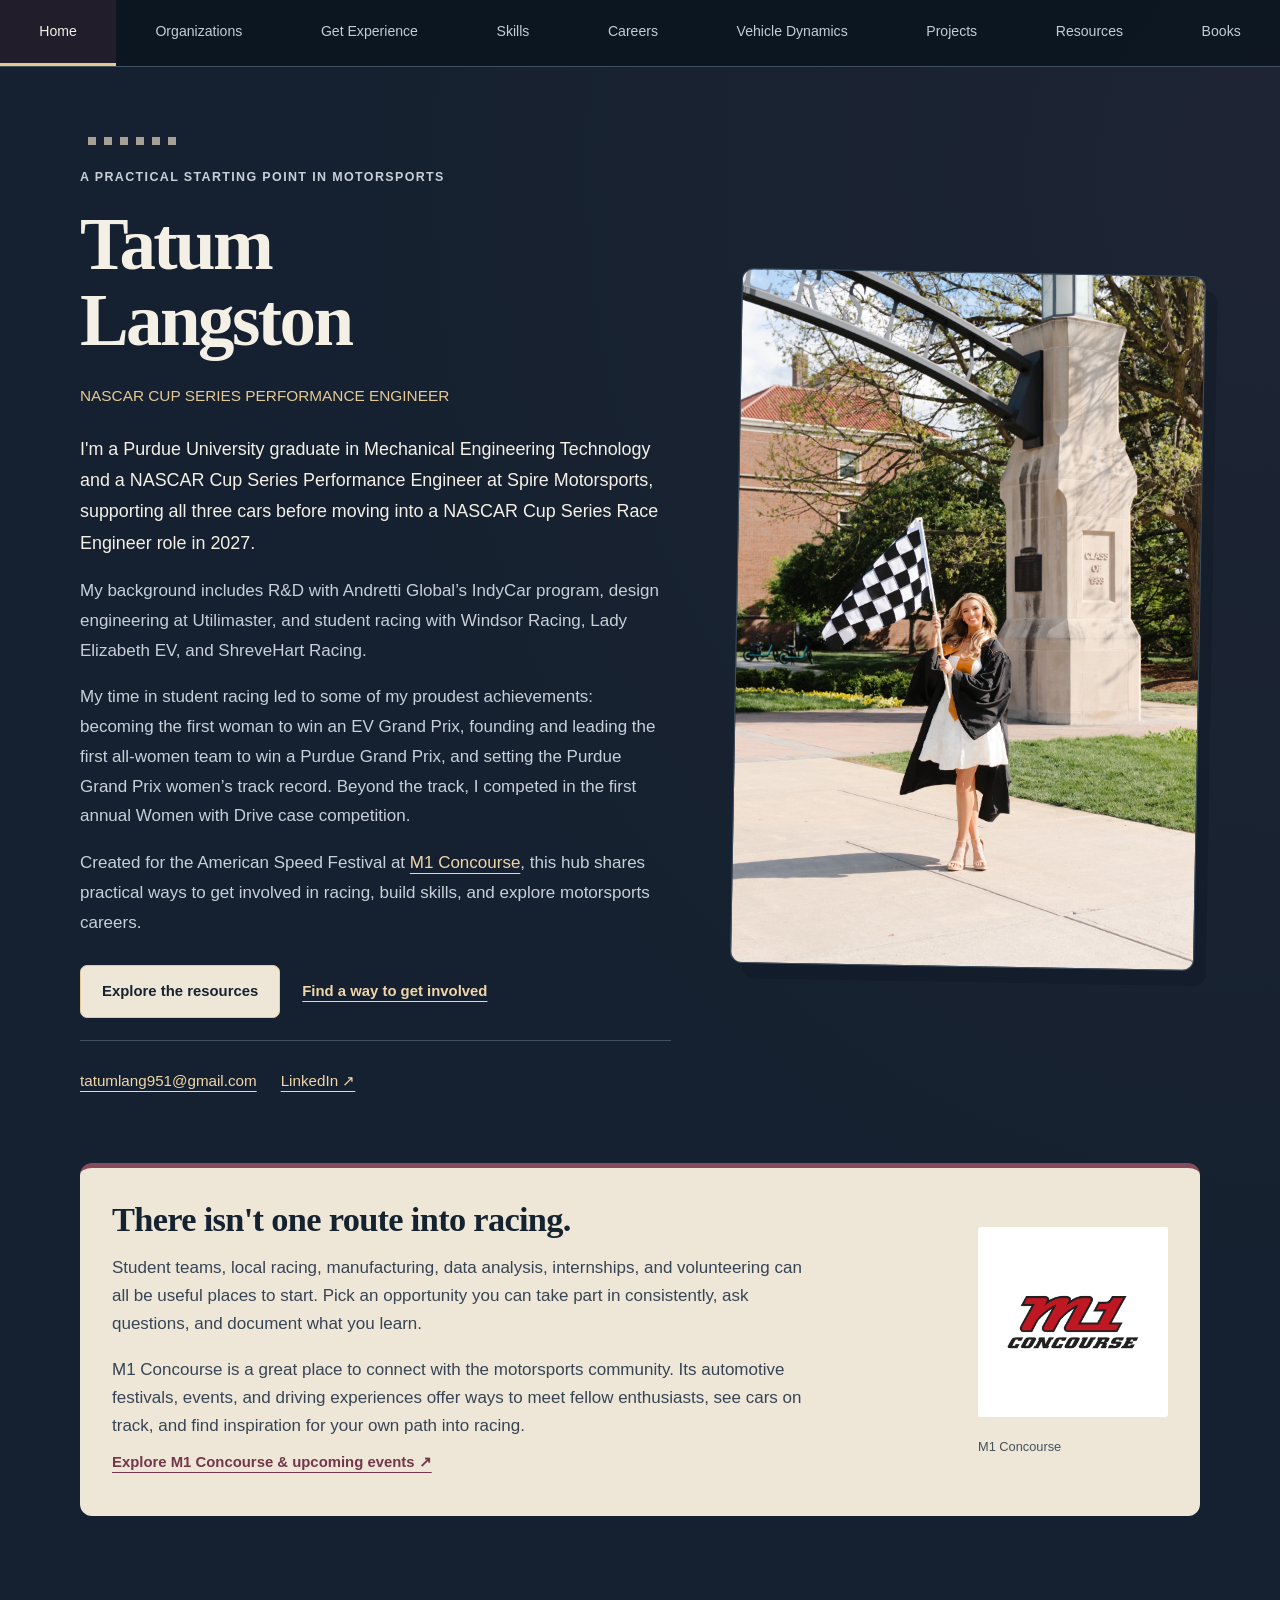
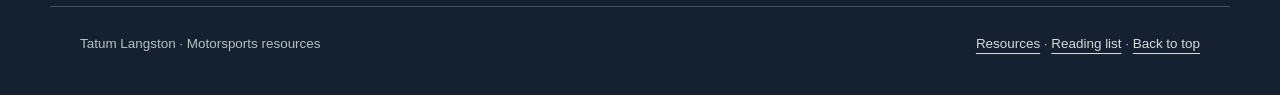
<file: index.html>
<!doctype html><html lang="en"><head><meta charset="utf-8"><meta name="viewport" content="width=device-width,initial-scale=1"><meta name="description" content="Practical motorsports resources, student racing organizations, vehicle dynamics, and career guidance from Tatum Langston."><meta name="theme-color" content="#101925"><title>Home | Tatum Langston</title><link rel="stylesheet" href="styles.css"><script src="site.js" defer></script></head><body><a class="skip" href="#main">Skip to content</a><header class="topbar"><nav class="nav" aria-label="Main navigation"><a href="index.html" aria-current="page">Home</a><a href="organizations.html">Organizations</a><a href="experience.html">Get Experience</a><a href="skills.html">Skills</a><a href="careers.html">Careers</a><a href="vehicle-dynamics.html">Vehicle Dynamics</a><a href="projects.html">Projects</a><a href="resources.html">Resources</a><a href="books.html">Books</a></nav></header><main id="main"><section class="hero"><div><div class="checkered" aria-hidden="true"></div><p class="eyebrow">A practical starting point in motorsports</p><h1>Tatum<br>Langston</h1><p class="role">NASCAR CUP SERIES PERFORMANCE ENGINEER</p><p class="intro">I'm a Purdue University graduate in Mechanical Engineering Technology and a NASCAR Cup Series Performance Engineer at Spire Motorsports, supporting all three cars before moving into a NASCAR Cup Series Race Engineer role in 2027.</p><p>My background includes R&amp;D with Andretti Global’s IndyCar program, design engineering at Utilimaster, and student racing with Windsor Racing, Lady Elizabeth EV, and ShreveHart Racing.</p><p>My time in student racing led to some of my proudest achievements: becoming the first woman to win an EV Grand Prix, founding and leading the first all-women team to win a Purdue Grand Prix, and setting the Purdue Grand Prix women’s track record. Beyond the track, I competed in the first annual Women with Drive case competition.</p><p>Created for the American Speed Festival at <a href="https://m1concourse.com/" target="_blank" rel="noopener noreferrer">M1 Concourse</a>, this hub shares practical ways to get involved in racing, build skills, and explore motorsports careers.</p><div class="links"><a class="button" href="resources.html">Explore the resources</a><a href="experience.html">Find a way to get involved</a></div><div class="contact-links"><a href="mailto:tatumlang951@gmail.com">tatumlang951@gmail.com</a><a href="https://www.linkedin.com/in/t-langston" target="_blank" rel="noopener noreferrer">LinkedIn ↗</a></div></div><figure class="hero-photo"><img src="assets/tatum-graduation.jpg" alt="Tatum Langston at Purdue graduation, holding a checkered flag" width="1365" height="2048" fetchpriority="high"></figure></section><section class="home-note"><div><h2>There isn't one route into racing.</h2><p>Student teams, local racing, manufacturing, data analysis, internships, and volunteering can all be useful places to start. Pick an opportunity you can take part in consistently, ask questions, and document what you learn.</p><p class="m1-intro">M1 Concourse is a great place to connect with the motorsports community. Its automotive festivals, events, and driving experiences offer ways to meet fellow enthusiasts, see cars on track, and find inspiration for your own path into racing.</p><div class="links"><a href="https://m1concourse.com/" target="_blank" rel="noopener noreferrer">Explore M1 Concourse &amp; upcoming events ↗</a></div></div><div><a href="https://m1concourse.com/" target="_blank" rel="noopener noreferrer"><img src="assets/m1-concourse.png" alt="M1 Concourse website"></a><p class="photo-credit" style="color:#44515d">M1 Concourse</p></div></section></main><footer class="footer"><span>Tatum Langston · Motorsports resources</span><span><a href="resources.html">Resources</a> · <a href="books.html">Reading list</a> · <a href="#main">Back to top</a></span></footer></body></html>
</file>
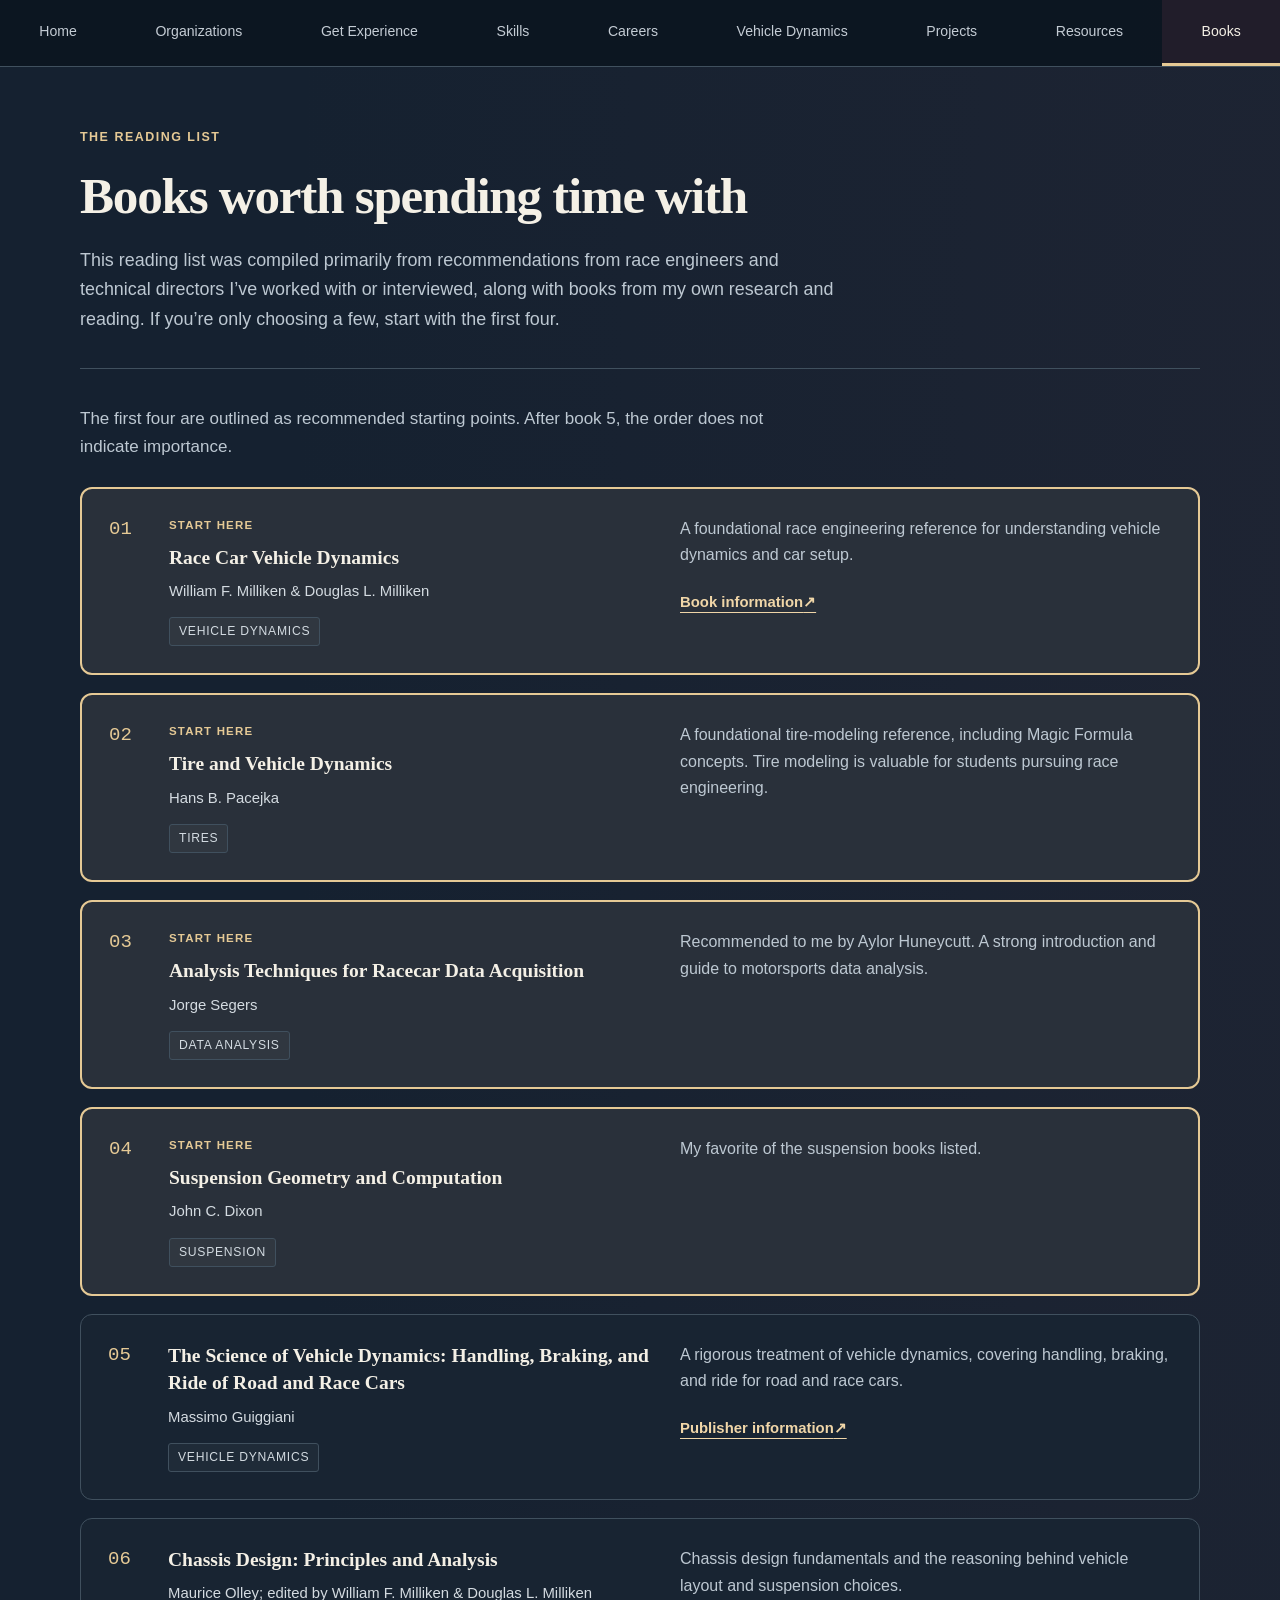
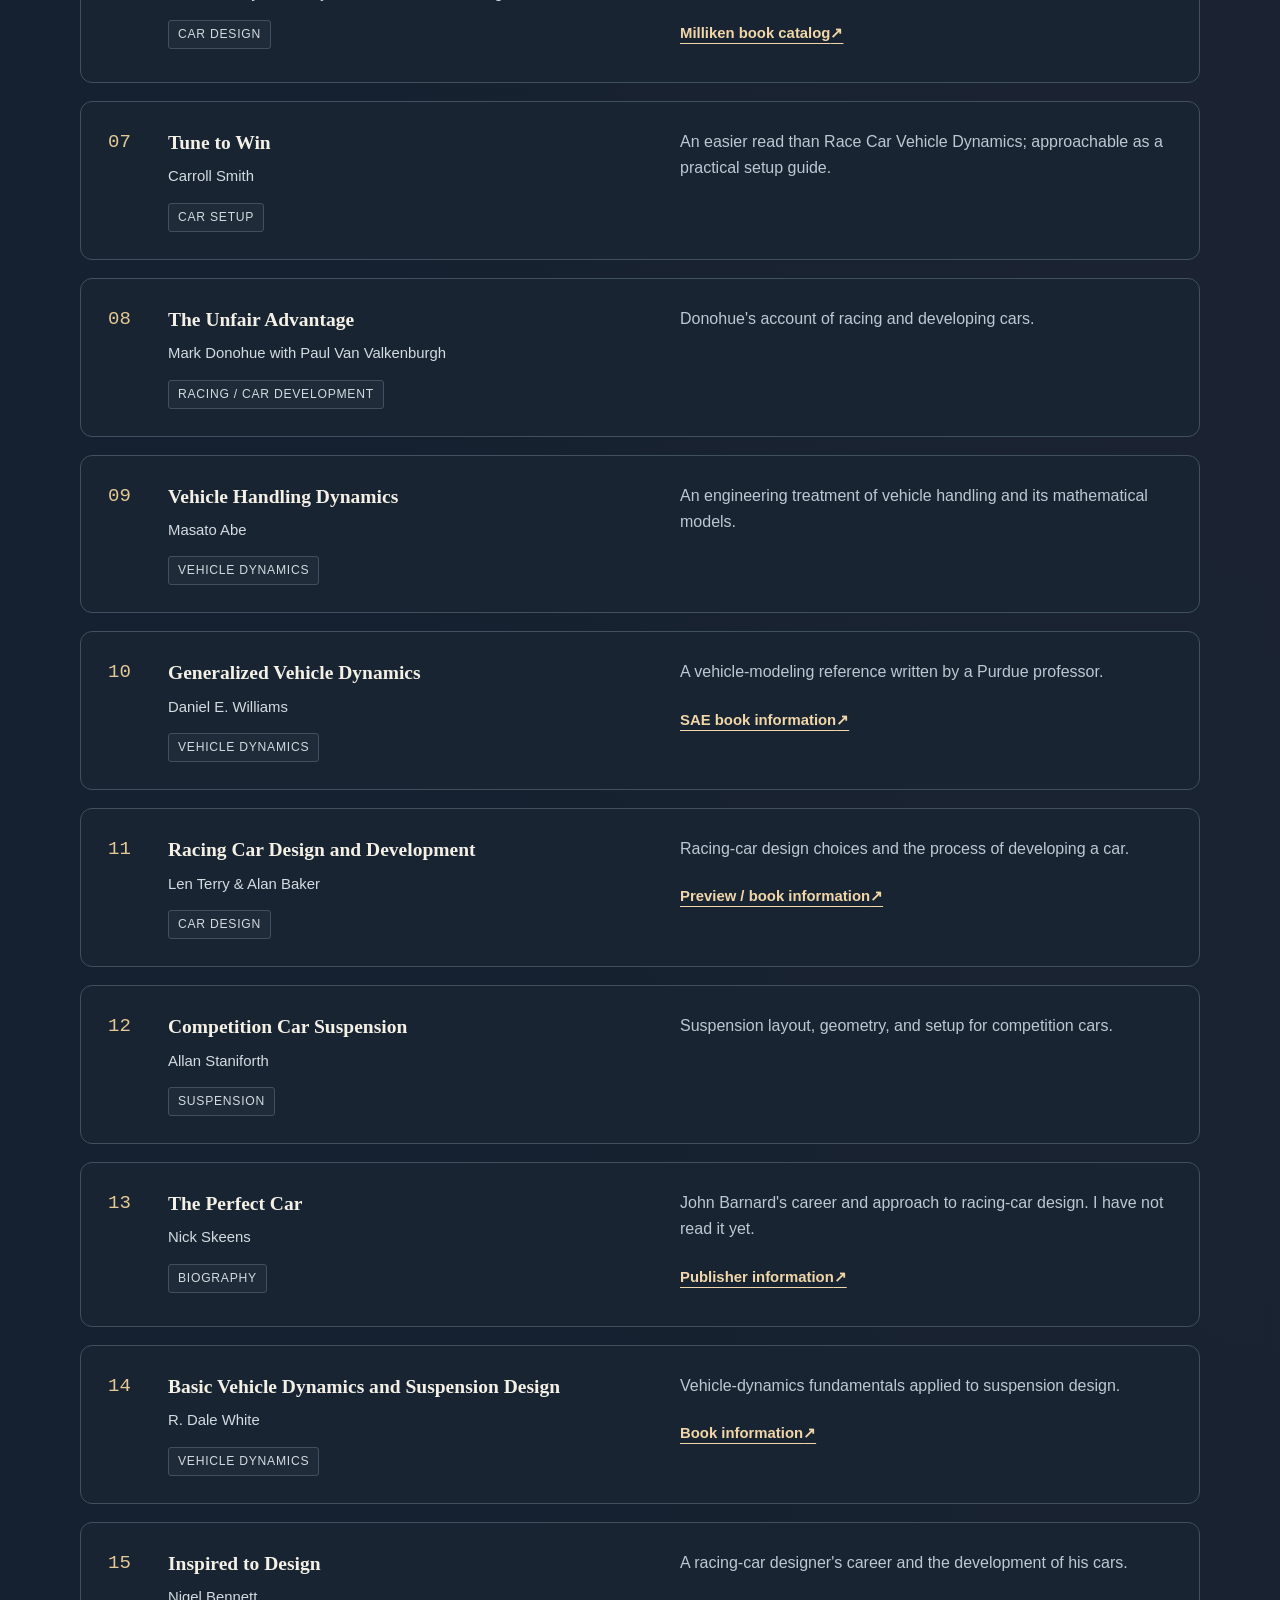
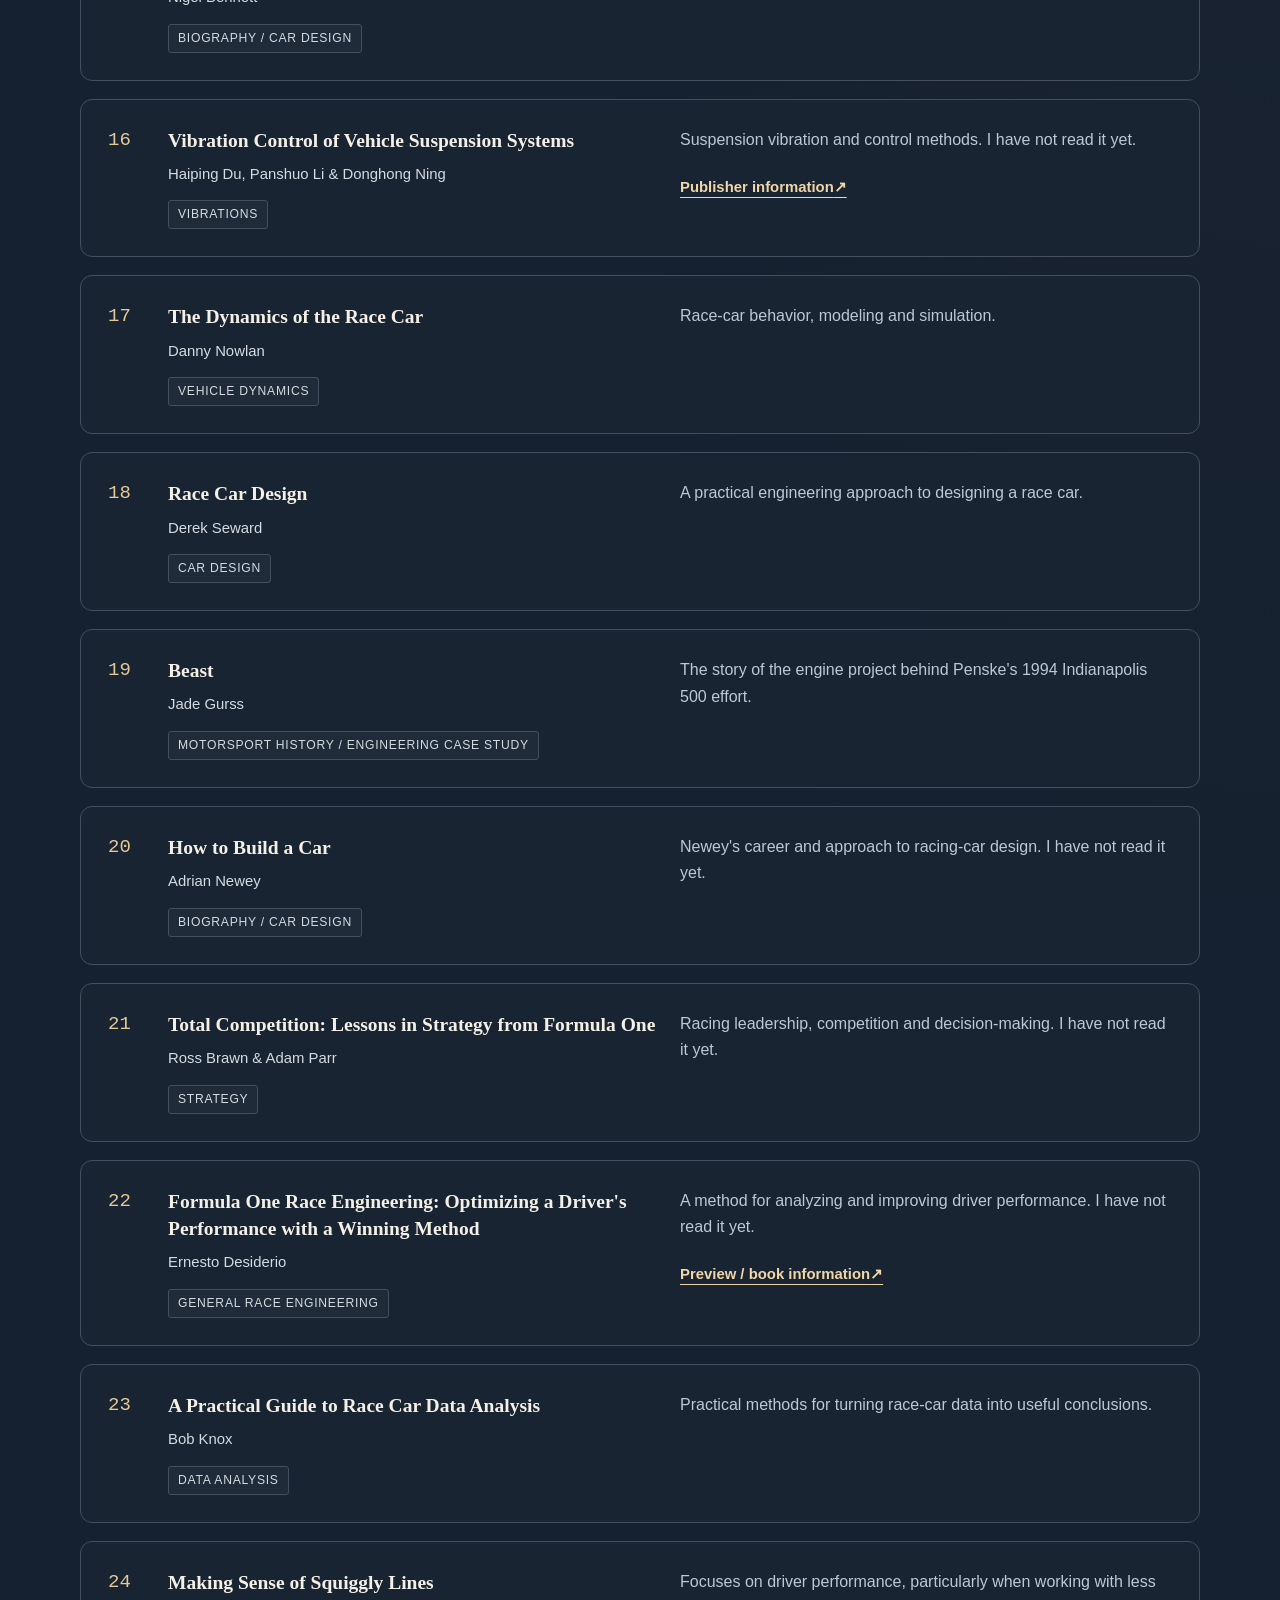
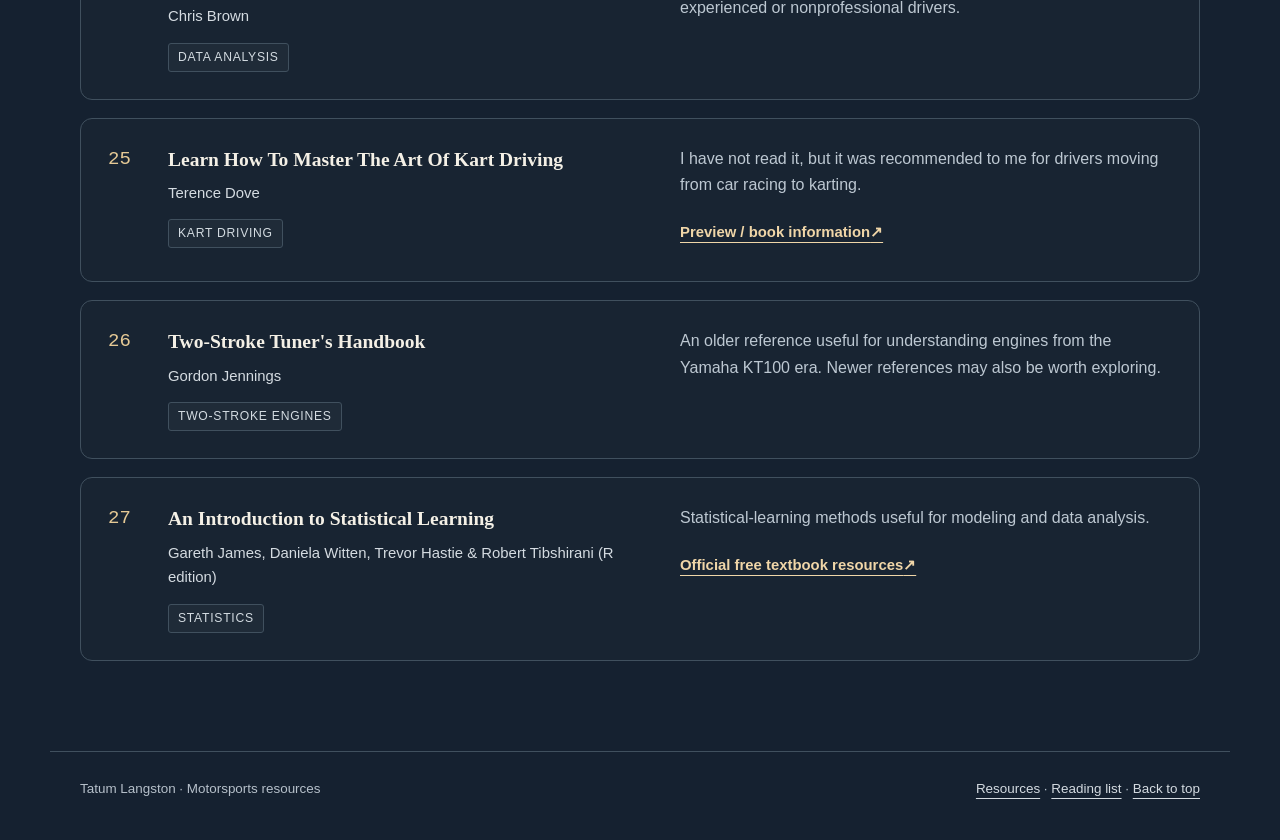
<file: books.html>
<!doctype html><html lang="en"><head><meta charset="utf-8"><meta name="viewport" content="width=device-width,initial-scale=1"><meta name="description" content="Practical motorsports resources, student racing organizations, vehicle dynamics, and career guidance from Tatum Langston."><meta name="theme-color" content="#101925"><title>Books | Tatum Langston</title><link rel="stylesheet" href="styles.css"><script src="site.js" defer></script></head><body><a class="skip" href="#main">Skip to content</a><header class="topbar"><nav class="nav" aria-label="Main navigation"><a href="index.html">Home</a><a href="organizations.html">Organizations</a><a href="experience.html">Get Experience</a><a href="skills.html">Skills</a><a href="careers.html">Careers</a><a href="vehicle-dynamics.html">Vehicle Dynamics</a><a href="projects.html">Projects</a><a href="resources.html">Resources</a><a href="books.html" aria-current="page">Books</a></nav></header><main id="main"><header class="pagehead"><p class="eyebrow">The reading list</p><h1>Books worth spending time with</h1><p class="lead">This reading list was compiled primarily from recommendations from race engineers and technical directors I’ve worked with or interviewed, along with books from my own research and reading. If you’re only choosing a few, start with the first four.</p></header><p class="section-intro">The first four are outlined as recommended starting points. After book 5, the order does not indicate importance.</p><div class="book-list"><article class="book recommended"><span class="book-number">01</span><div><span class="start-here">Start here</span><h2>Race Car Vehicle Dynamics</h2><p class="author">William F. Milliken &amp; Douglas L. Milliken</p><span class="pill">Vehicle Dynamics</span></div><div class="description"><p>A foundational race engineering reference for understanding vehicle dynamics and car setup.</p><div class="links"><a href="https://www.millikenresearch.com/rcvd.html" target="_blank" rel="noopener noreferrer">Book information <span aria-hidden="true">↗</span></a></div></div></article><article class="book recommended"><span class="book-number">02</span><div><span class="start-here">Start here</span><h2>Tire and Vehicle Dynamics</h2><p class="author">Hans B. Pacejka</p><span class="pill">Tires</span></div><div class="description"><p>A foundational tire-modeling reference, including Magic Formula concepts. Tire modeling is valuable for students pursuing race engineering.</p><div class="links"></div></div></article><article class="book recommended"><span class="book-number">03</span><div><span class="start-here">Start here</span><h2>Analysis Techniques for Racecar Data Acquisition</h2><p class="author">Jorge Segers</p><span class="pill">Data Analysis</span></div><div class="description"><p>Recommended to me by Aylor Huneycutt. A strong introduction and guide to motorsports data analysis.</p><div class="links"></div></div></article><article class="book recommended"><span class="book-number">04</span><div><span class="start-here">Start here</span><h2>Suspension Geometry and Computation</h2><p class="author">John C. Dixon</p><span class="pill">Suspension</span></div><div class="description"><p>My favorite of the suspension books listed.</p><div class="links"></div></div></article><article class="book "><span class="book-number">05</span><div><h2>The Science of Vehicle Dynamics: Handling, Braking, and Ride of Road and Race Cars</h2><p class="author">Massimo Guiggiani</p><span class="pill">Vehicle Dynamics</span></div><div class="description"><p>A rigorous treatment of vehicle dynamics, covering handling, braking, and ride for road and race cars.</p><div class="links"><a href="https://link.springer.com/book/10.1007/978-3-031-06461-6" target="_blank" rel="noopener noreferrer">Publisher information <span aria-hidden="true">↗</span></a></div></div></article><article class="book "><span class="book-number">06</span><div><h2>Chassis Design: Principles and Analysis</h2><p class="author">Maurice Olley; edited by William F. Milliken &amp; Douglas L. Milliken</p><span class="pill">Car Design</span></div><div class="description"><p>Chassis design fundamentals and the reasoning behind vehicle layout and suspension choices.</p><div class="links"><a href="https://www.millikenresearch.com/books.html" target="_blank" rel="noopener noreferrer">Milliken book catalog <span aria-hidden="true">↗</span></a></div></div></article><article class="book "><span class="book-number">07</span><div><h2>Tune to Win</h2><p class="author">Carroll Smith</p><span class="pill">Car Setup</span></div><div class="description"><p>An easier read than Race Car Vehicle Dynamics; approachable as a practical setup guide.</p><div class="links"></div></div></article><article class="book "><span class="book-number">08</span><div><h2>The Unfair Advantage</h2><p class="author">Mark Donohue with Paul Van Valkenburgh</p><span class="pill">Racing / Car Development</span></div><div class="description"><p>Donohue&#x27;s account of racing and developing cars.</p><div class="links"></div></div></article><article class="book "><span class="book-number">09</span><div><h2>Vehicle Handling Dynamics</h2><p class="author">Masato Abe</p><span class="pill">Vehicle Dynamics</span></div><div class="description"><p>An engineering treatment of vehicle handling and its mathematical models.</p><div class="links"></div></div></article><article class="book "><span class="book-number">10</span><div><h2>Generalized Vehicle Dynamics</h2><p class="author">Daniel E. Williams</p><span class="pill">Vehicle Dynamics</span></div><div class="description"><p>A vehicle-modeling reference written by a Purdue professor.</p><div class="links"><a href="https://saemobilus.sae.org/books/generalized-vehicle-dynamics-r-498" target="_blank" rel="noopener noreferrer">SAE book information <span aria-hidden="true">↗</span></a></div></div></article><article class="book "><span class="book-number">11</span><div><h2>Racing Car Design and Development</h2><p class="author">Len Terry &amp; Alan Baker</p><span class="pill">Car Design</span></div><div class="description"><p>Racing-car design choices and the process of developing a car.</p><div class="links"><a href="https://books.google.com/books/about/Racing_Car_Design_and_Development.html?id=Ba7iAAAACAAJ" target="_blank" rel="noopener noreferrer">Preview / book information <span aria-hidden="true">↗</span></a></div></div></article><article class="book "><span class="book-number">12</span><div><h2>Competition Car Suspension</h2><p class="author">Allan Staniforth</p><span class="pill">Suspension</span></div><div class="description"><p>Suspension layout, geometry, and setup for competition cars.</p><div class="links"></div></div></article><article class="book "><span class="book-number">13</span><div><h2>The Perfect Car</h2><p class="author">Nick Skeens</p><span class="pill">Biography</span></div><div class="description"><p>John Barnard&#x27;s career and approach to racing-car design. I have not read it yet.</p><div class="links"><a href="https://www.evropublishing.com/products/the-perfect-car-the-story-of-john-barnard-motorsport-s-most-creative-designer" target="_blank" rel="noopener noreferrer">Publisher information <span aria-hidden="true">↗</span></a></div></div></article><article class="book "><span class="book-number">14</span><div><h2>Basic Vehicle Dynamics and Suspension Design</h2><p class="author">R. Dale White</p><span class="pill">Vehicle Dynamics</span></div><div class="description"><p>Vehicle-dynamics fundamentals applied to suspension design.</p><div class="links"><a href="https://bookshop.org/p/books/basic-vehicle-dynamics-and-suspension-design-r-dale-white/19962532" target="_blank" rel="noopener noreferrer">Book information <span aria-hidden="true">↗</span></a></div></div></article><article class="book "><span class="book-number">15</span><div><h2>Inspired to Design</h2><p class="author">Nigel Bennett</p><span class="pill">Biography / Car Design</span></div><div class="description"><p>A racing-car designer&#x27;s career and the development of his cars.</p><div class="links"></div></div></article><article class="book "><span class="book-number">16</span><div><h2>Vibration Control of Vehicle Suspension Systems</h2><p class="author">Haiping Du, Panshuo Li &amp; Donghong Ning</p><span class="pill">Vibrations</span></div><div class="description"><p>Suspension vibration and control methods. I have not read it yet.</p><div class="links"><a href="https://www.routledge.com/Vibration-Control-of-Vehicle-Suspension-Systems/Du-Li-Ning/p/book/9781032208787" target="_blank" rel="noopener noreferrer">Publisher information <span aria-hidden="true">↗</span></a></div></div></article><article class="book "><span class="book-number">17</span><div><h2>The Dynamics of the Race Car</h2><p class="author">Danny Nowlan</p><span class="pill">Vehicle Dynamics</span></div><div class="description"><p>Race-car behavior, modeling and simulation.</p><div class="links"></div></div></article><article class="book "><span class="book-number">18</span><div><h2>Race Car Design</h2><p class="author">Derek Seward</p><span class="pill">Car Design</span></div><div class="description"><p>A practical engineering approach to designing a race car.</p><div class="links"></div></div></article><article class="book "><span class="book-number">19</span><div><h2>Beast</h2><p class="author">Jade Gurss</p><span class="pill">Motorsport History / Engineering Case Study</span></div><div class="description"><p>The story of the engine project behind Penske&#x27;s 1994 Indianapolis 500 effort.</p><div class="links"></div></div></article><article class="book "><span class="book-number">20</span><div><h2>How to Build a Car</h2><p class="author">Adrian Newey</p><span class="pill">Biography / Car Design</span></div><div class="description"><p>Newey&#x27;s career and approach to racing-car design. I have not read it yet.</p><div class="links"></div></div></article><article class="book "><span class="book-number">21</span><div><h2>Total Competition: Lessons in Strategy from Formula One</h2><p class="author">Ross Brawn &amp; Adam Parr</p><span class="pill">Strategy</span></div><div class="description"><p>Racing leadership, competition and decision-making. I have not read it yet.</p><div class="links"></div></div></article><article class="book "><span class="book-number">22</span><div><h2>Formula One Race Engineering: Optimizing a Driver&#x27;s Performance with a Winning Method</h2><p class="author">Ernesto Desiderio</p><span class="pill">General Race Engineering</span></div><div class="description"><p>A method for analyzing and improving driver performance. I have not read it yet.</p><div class="links"><a href="https://books.google.com/books/about/Formula_One_Race_Engineering.html?id=rboN0QEACAAJ" target="_blank" rel="noopener noreferrer">Preview / book information <span aria-hidden="true">↗</span></a></div></div></article><article class="book "><span class="book-number">23</span><div><h2>A Practical Guide to Race Car Data Analysis</h2><p class="author">Bob Knox</p><span class="pill">Data Analysis</span></div><div class="description"><p>Practical methods for turning race-car data into useful conclusions.</p><div class="links"></div></div></article><article class="book "><span class="book-number">24</span><div><h2>Making Sense of Squiggly Lines</h2><p class="author">Chris Brown</p><span class="pill">Data Analysis</span></div><div class="description"><p>Focuses on driver performance, particularly when working with less experienced or nonprofessional drivers.</p><div class="links"></div></div></article><article class="book "><span class="book-number">25</span><div><h2>Learn How To Master The Art Of Kart Driving</h2><p class="author">Terence Dove</p><span class="pill">Kart Driving</span></div><div class="description"><p>I have not read it, but it was recommended to me for drivers moving from car racing to karting.</p><div class="links"><a href="https://books.google.com/books?id=H46_swEACAAJ" target="_blank" rel="noopener noreferrer">Preview / book information <span aria-hidden="true">↗</span></a></div></div></article><article class="book "><span class="book-number">26</span><div><h2>Two-Stroke Tuner&#x27;s Handbook</h2><p class="author">Gordon Jennings</p><span class="pill">Two-Stroke Engines</span></div><div class="description"><p>An older reference useful for understanding engines from the Yamaha KT100 era. Newer references may also be worth exploring.</p><div class="links"></div></div></article><article class="book "><span class="book-number">27</span><div><h2>An Introduction to Statistical Learning</h2><p class="author">Gareth James, Daniela Witten, Trevor Hastie &amp; Robert Tibshirani (R edition)</p><span class="pill">Statistics</span></div><div class="description"><p>Statistical-learning methods useful for modeling and data analysis.</p><div class="links"><a href="https://www.statlearning.com/" target="_blank" rel="noopener noreferrer">Official free textbook resources <span aria-hidden="true">↗</span></a></div></div></article></div></main><footer class="footer"><span>Tatum Langston · Motorsports resources</span><span><a href="resources.html">Resources</a> · <a href="books.html">Reading list</a> · <a href="#main">Back to top</a></span></footer></body></html>
</file>
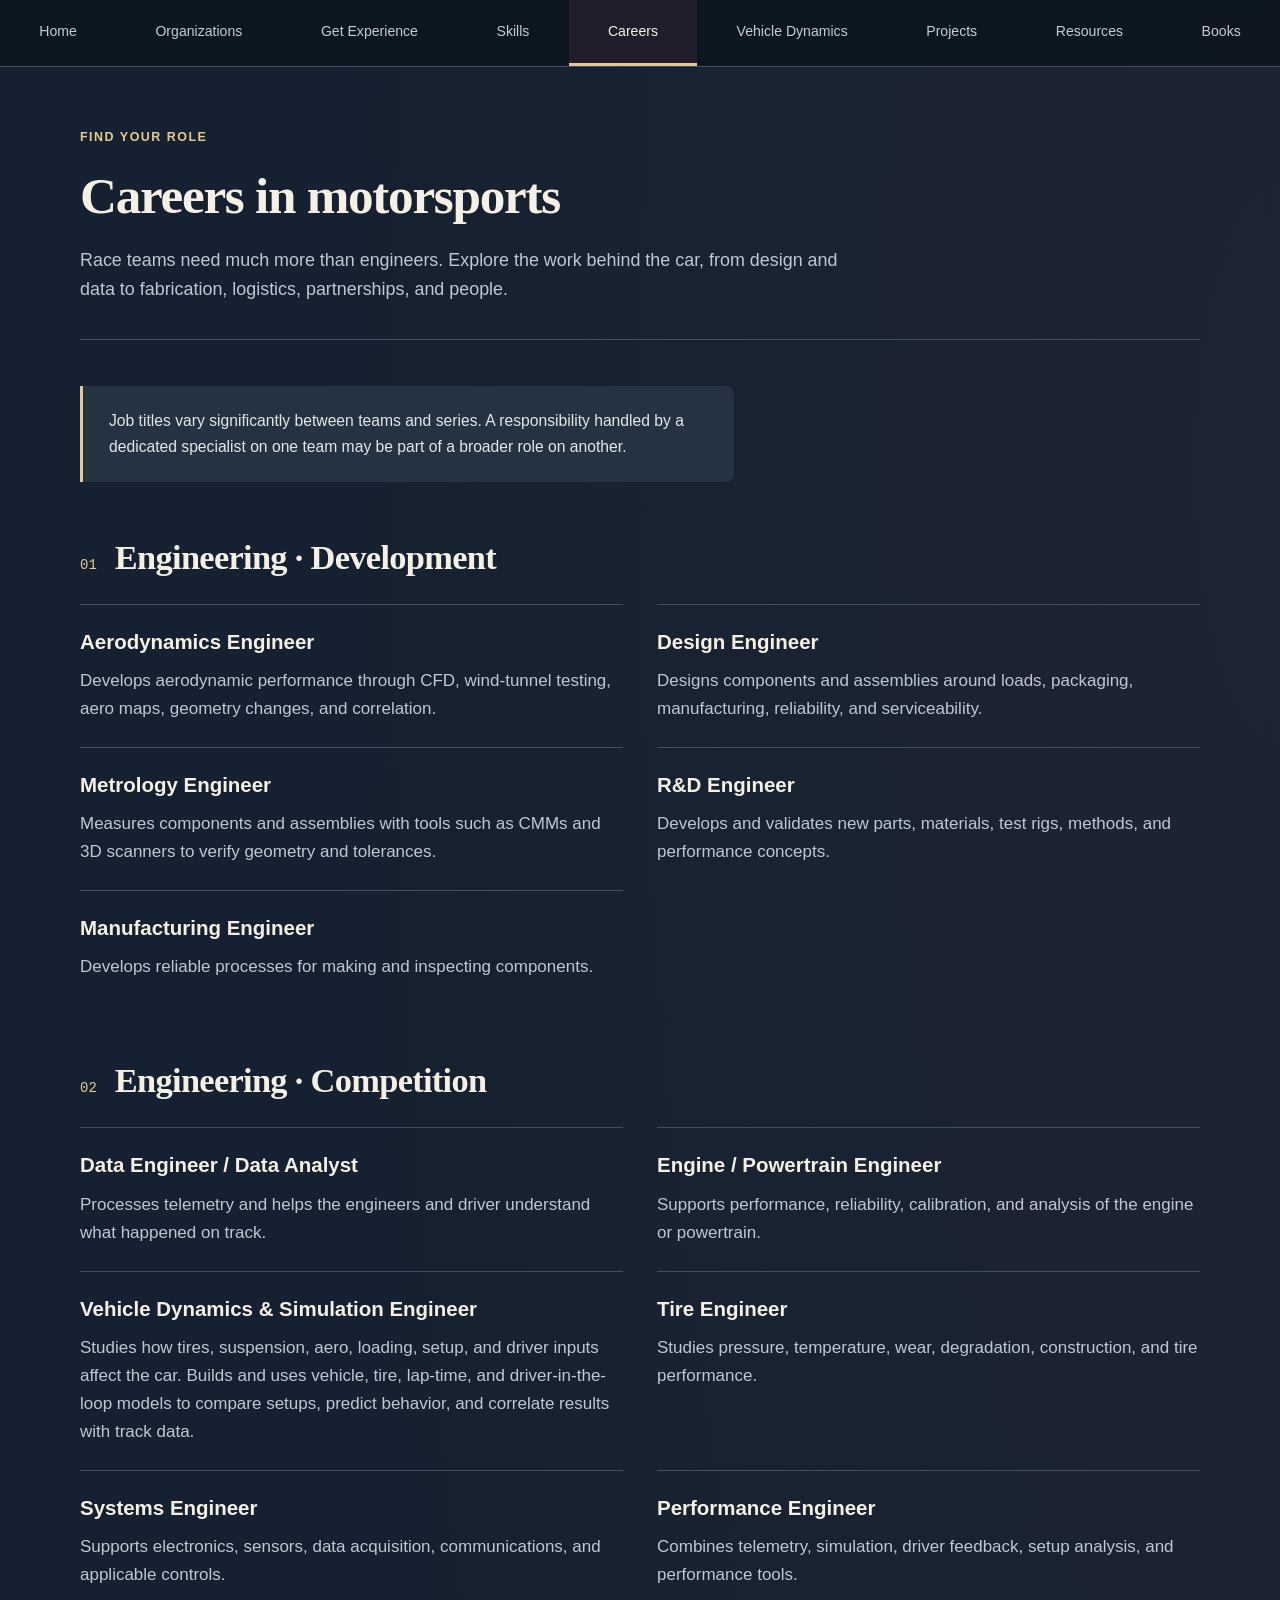
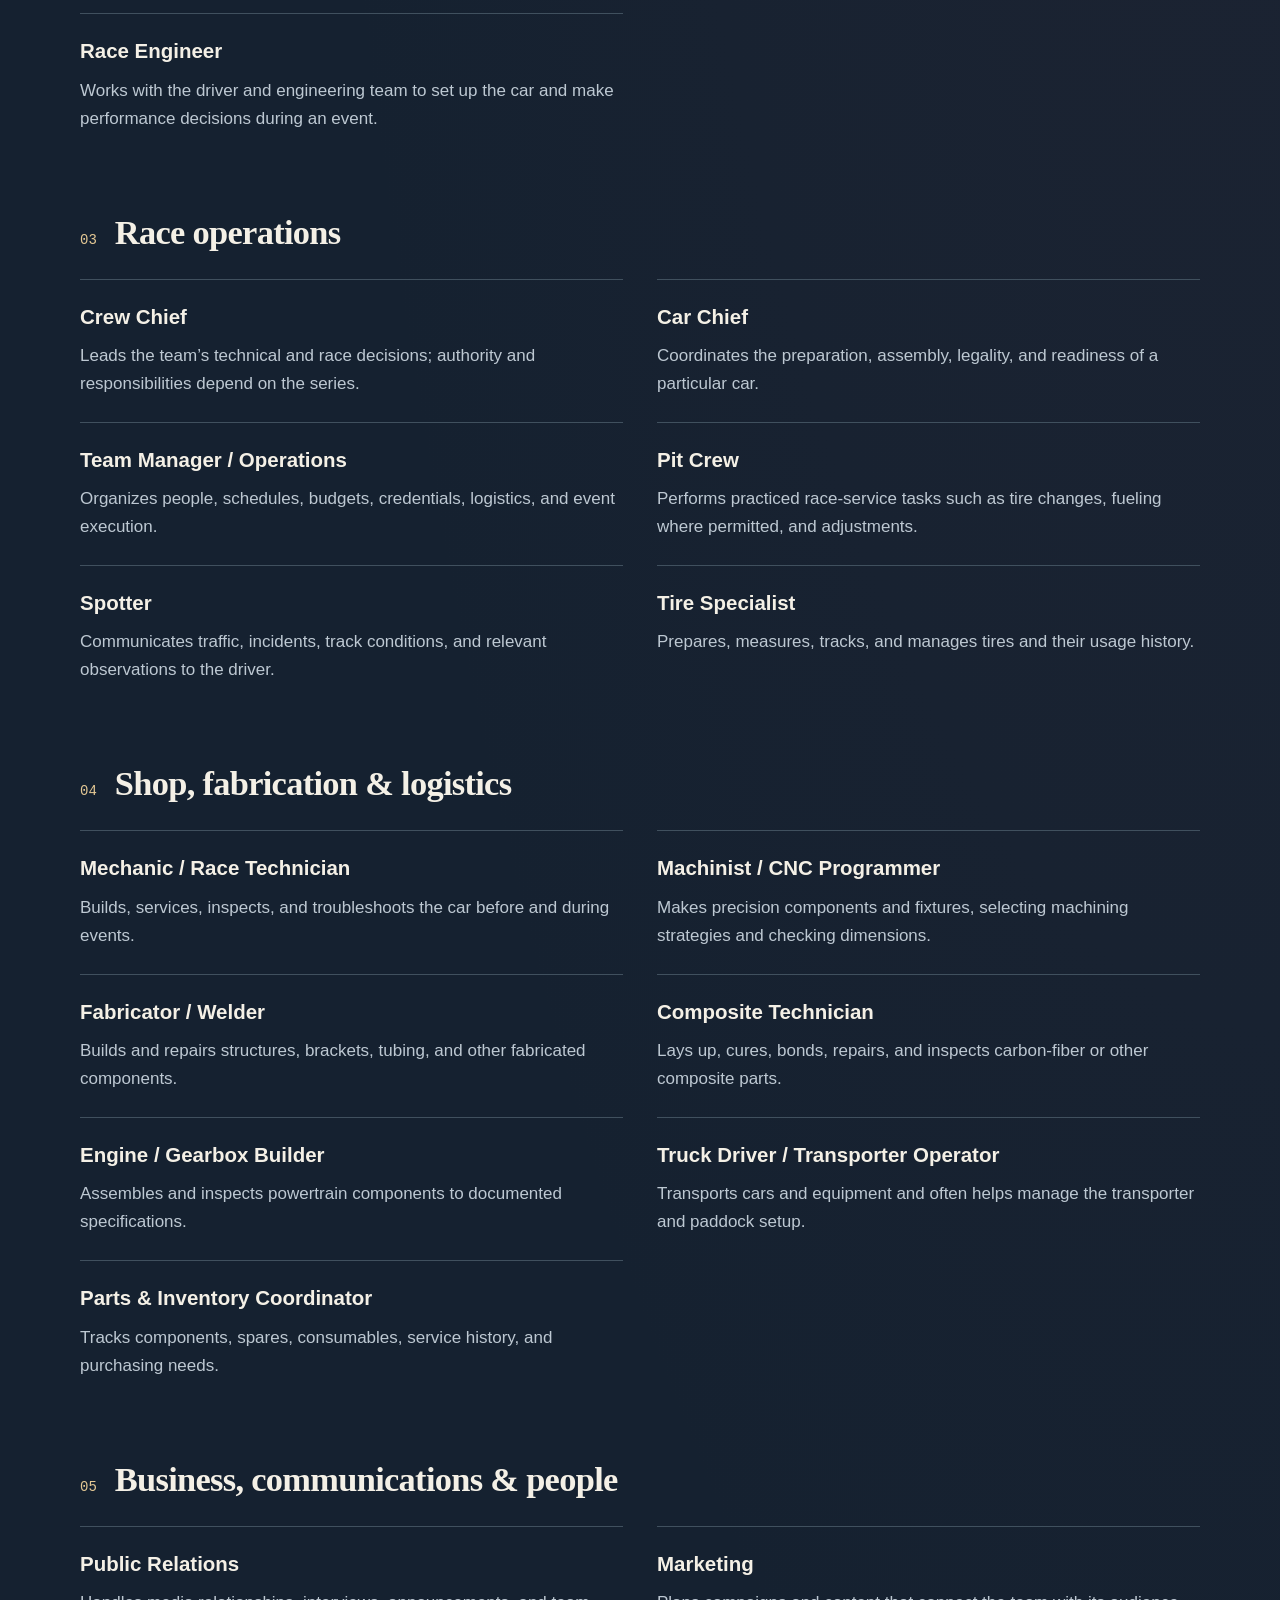
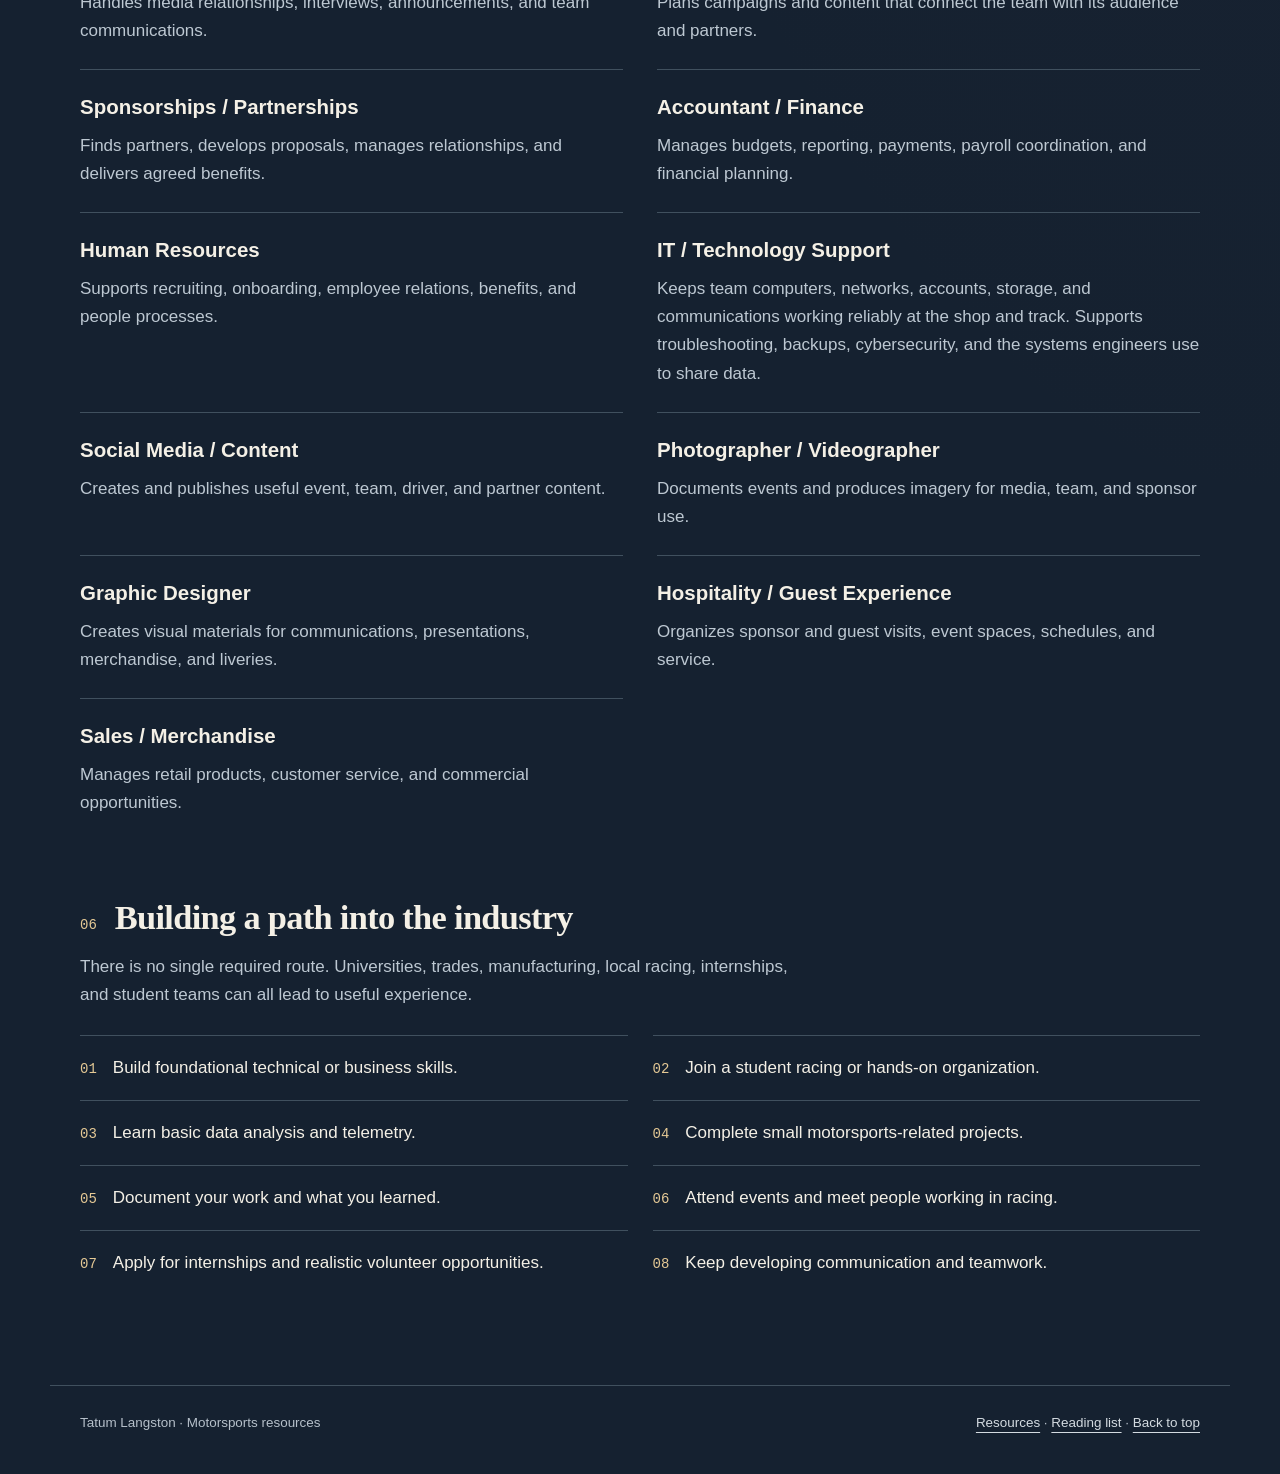
<file: careers.html>
<!doctype html><html lang="en"><head><meta charset="utf-8"><meta name="viewport" content="width=device-width,initial-scale=1"><meta name="description" content="Practical motorsports resources, student racing organizations, vehicle dynamics, and career guidance from Tatum Langston."><meta name="theme-color" content="#101925"><title>Careers | Tatum Langston</title><link rel="stylesheet" href="styles.css"><script src="site.js" defer></script></head><body><a class="skip" href="#main">Skip to content</a><header class="topbar"><nav class="nav" aria-label="Main navigation"><a href="index.html">Home</a><a href="organizations.html">Organizations</a><a href="experience.html">Get Experience</a><a href="skills.html">Skills</a><a href="careers.html" aria-current="page">Careers</a><a href="vehicle-dynamics.html">Vehicle Dynamics</a><a href="projects.html">Projects</a><a href="resources.html">Resources</a><a href="books.html">Books</a></nav></header><main id="main"><header class="pagehead"><p class="eyebrow">Find your role</p><h1>Careers in motorsports</h1><p class="lead">Race teams need much more than engineers. Explore the work behind the car, from design and data to fabrication, logistics, partnerships, and people.</p></header><p class="note">Job titles vary significantly between teams and series. A responsibility handled by a dedicated specialist on one team may be part of a broader role on another.</p><section class="section"><div class="section-title"><span class="section-num">01</span><h2>Engineering · Development</h2></div><div class="role-list"><article class="role-item"><h3>Aerodynamics Engineer</h3><p>Develops aerodynamic performance through CFD, wind-tunnel testing, aero maps, geometry changes, and correlation.</p></article><article class="role-item"><h3>Design Engineer</h3><p>Designs components and assemblies around loads, packaging, manufacturing, reliability, and serviceability.</p></article><article class="role-item"><h3>Metrology Engineer</h3><p>Measures components and assemblies with tools such as CMMs and 3D scanners to verify geometry and tolerances.</p></article><article class="role-item"><h3>R&amp;D Engineer</h3><p>Develops and validates new parts, materials, test rigs, methods, and performance concepts.</p></article><article class="role-item"><h3>Manufacturing Engineer</h3><p>Develops reliable processes for making and inspecting components.</p></article></div></section><section class="section"><div class="section-title"><span class="section-num">02</span><h2>Engineering · Competition</h2></div><div class="role-list"><article class="role-item"><h3>Data Engineer / Data Analyst</h3><p>Processes telemetry and helps the engineers and driver understand what happened on track.</p></article><article class="role-item"><h3>Engine / Powertrain Engineer</h3><p>Supports performance, reliability, calibration, and analysis of the engine or powertrain.</p></article><article class="role-item"><h3>Vehicle Dynamics &amp; Simulation Engineer</h3><p>Studies how tires, suspension, aero, loading, setup, and driver inputs affect the car. Builds and uses vehicle, tire, lap-time, and driver-in-the-loop models to compare setups, predict behavior, and correlate results with track data.</p></article><article class="role-item"><h3>Tire Engineer</h3><p>Studies pressure, temperature, wear, degradation, construction, and tire performance.</p></article><article class="role-item"><h3>Systems Engineer</h3><p>Supports electronics, sensors, data acquisition, communications, and applicable controls.</p></article><article class="role-item"><h3>Performance Engineer</h3><p>Combines telemetry, simulation, driver feedback, setup analysis, and performance tools.</p></article><article class="role-item"><h3>Race Engineer</h3><p>Works with the driver and engineering team to set up the car and make performance decisions during an event.</p></article></div></section><section class="section"><div class="section-title"><span class="section-num">03</span><h2>Race operations</h2></div><div class="role-list"><article class="role-item"><h3>Crew Chief</h3><p>Leads the team’s technical and race decisions; authority and responsibilities depend on the series.</p></article><article class="role-item"><h3>Car Chief</h3><p>Coordinates the preparation, assembly, legality, and readiness of a particular car.</p></article><article class="role-item"><h3>Team Manager / Operations</h3><p>Organizes people, schedules, budgets, credentials, logistics, and event execution.</p></article><article class="role-item"><h3>Pit Crew</h3><p>Performs practiced race-service tasks such as tire changes, fueling where permitted, and adjustments.</p></article><article class="role-item"><h3>Spotter</h3><p>Communicates traffic, incidents, track conditions, and relevant observations to the driver.</p></article><article class="role-item"><h3>Tire Specialist</h3><p>Prepares, measures, tracks, and manages tires and their usage history.</p></article></div></section><section class="section"><div class="section-title"><span class="section-num">04</span><h2>Shop, fabrication & logistics</h2></div><div class="role-list"><article class="role-item"><h3>Mechanic / Race Technician</h3><p>Builds, services, inspects, and troubleshoots the car before and during events.</p></article><article class="role-item"><h3>Machinist / CNC Programmer</h3><p>Makes precision components and fixtures, selecting machining strategies and checking dimensions.</p></article><article class="role-item"><h3>Fabricator / Welder</h3><p>Builds and repairs structures, brackets, tubing, and other fabricated components.</p></article><article class="role-item"><h3>Composite Technician</h3><p>Lays up, cures, bonds, repairs, and inspects carbon-fiber or other composite parts.</p></article><article class="role-item"><h3>Engine / Gearbox Builder</h3><p>Assembles and inspects powertrain components to documented specifications.</p></article><article class="role-item"><h3>Truck Driver / Transporter Operator</h3><p>Transports cars and equipment and often helps manage the transporter and paddock setup.</p></article><article class="role-item"><h3>Parts &amp; Inventory Coordinator</h3><p>Tracks components, spares, consumables, service history, and purchasing needs.</p></article></div></section><section class="section"><div class="section-title"><span class="section-num">05</span><h2>Business, communications & people</h2></div><div class="role-list"><article class="role-item"><h3>Public Relations</h3><p>Handles media relationships, interviews, announcements, and team communications.</p></article><article class="role-item"><h3>Marketing</h3><p>Plans campaigns and content that connect the team with its audience and partners.</p></article><article class="role-item"><h3>Sponsorships / Partnerships</h3><p>Finds partners, develops proposals, manages relationships, and delivers agreed benefits.</p></article><article class="role-item"><h3>Accountant / Finance</h3><p>Manages budgets, reporting, payments, payroll coordination, and financial planning.</p></article><article class="role-item"><h3>Human Resources</h3><p>Supports recruiting, onboarding, employee relations, benefits, and people processes.</p></article><article class="role-item"><h3>IT / Technology Support</h3><p>Keeps team computers, networks, accounts, storage, and communications working reliably at the shop and track. Supports troubleshooting, backups, cybersecurity, and the systems engineers use to share data.</p></article><article class="role-item"><h3>Social Media / Content</h3><p>Creates and publishes useful event, team, driver, and partner content.</p></article><article class="role-item"><h3>Photographer / Videographer</h3><p>Documents events and produces imagery for media, team, and sponsor use.</p></article><article class="role-item"><h3>Graphic Designer</h3><p>Creates visual materials for communications, presentations, merchandise, and liveries.</p></article><article class="role-item"><h3>Hospitality / Guest Experience</h3><p>Organizes sponsor and guest visits, event spaces, schedules, and service.</p></article><article class="role-item"><h3>Sales / Merchandise</h3><p>Manages retail products, customer service, and commercial opportunities.</p></article></div></section><section class="section"><div class="section-title"><span class="section-num">06</span><h2>Building a path into the industry</h2></div><p class="section-intro">There is no single required route. Universities, trades, manufacturing, local racing, internships, and student teams can all lead to useful experience.</p><ol class="path"><li>Build foundational technical or business skills.</li><li>Join a student racing or hands-on organization.</li><li>Learn basic data analysis and telemetry.</li><li>Complete small motorsports-related projects.</li><li>Document your work and what you learned.</li><li>Attend events and meet people working in racing.</li><li>Apply for internships and realistic volunteer opportunities.</li><li>Keep developing communication and teamwork.</li></ol></section></main><footer class="footer"><span>Tatum Langston · Motorsports resources</span><span><a href="resources.html">Resources</a> · <a href="books.html">Reading list</a> · <a href="#main">Back to top</a></span></footer></body></html>
</file>
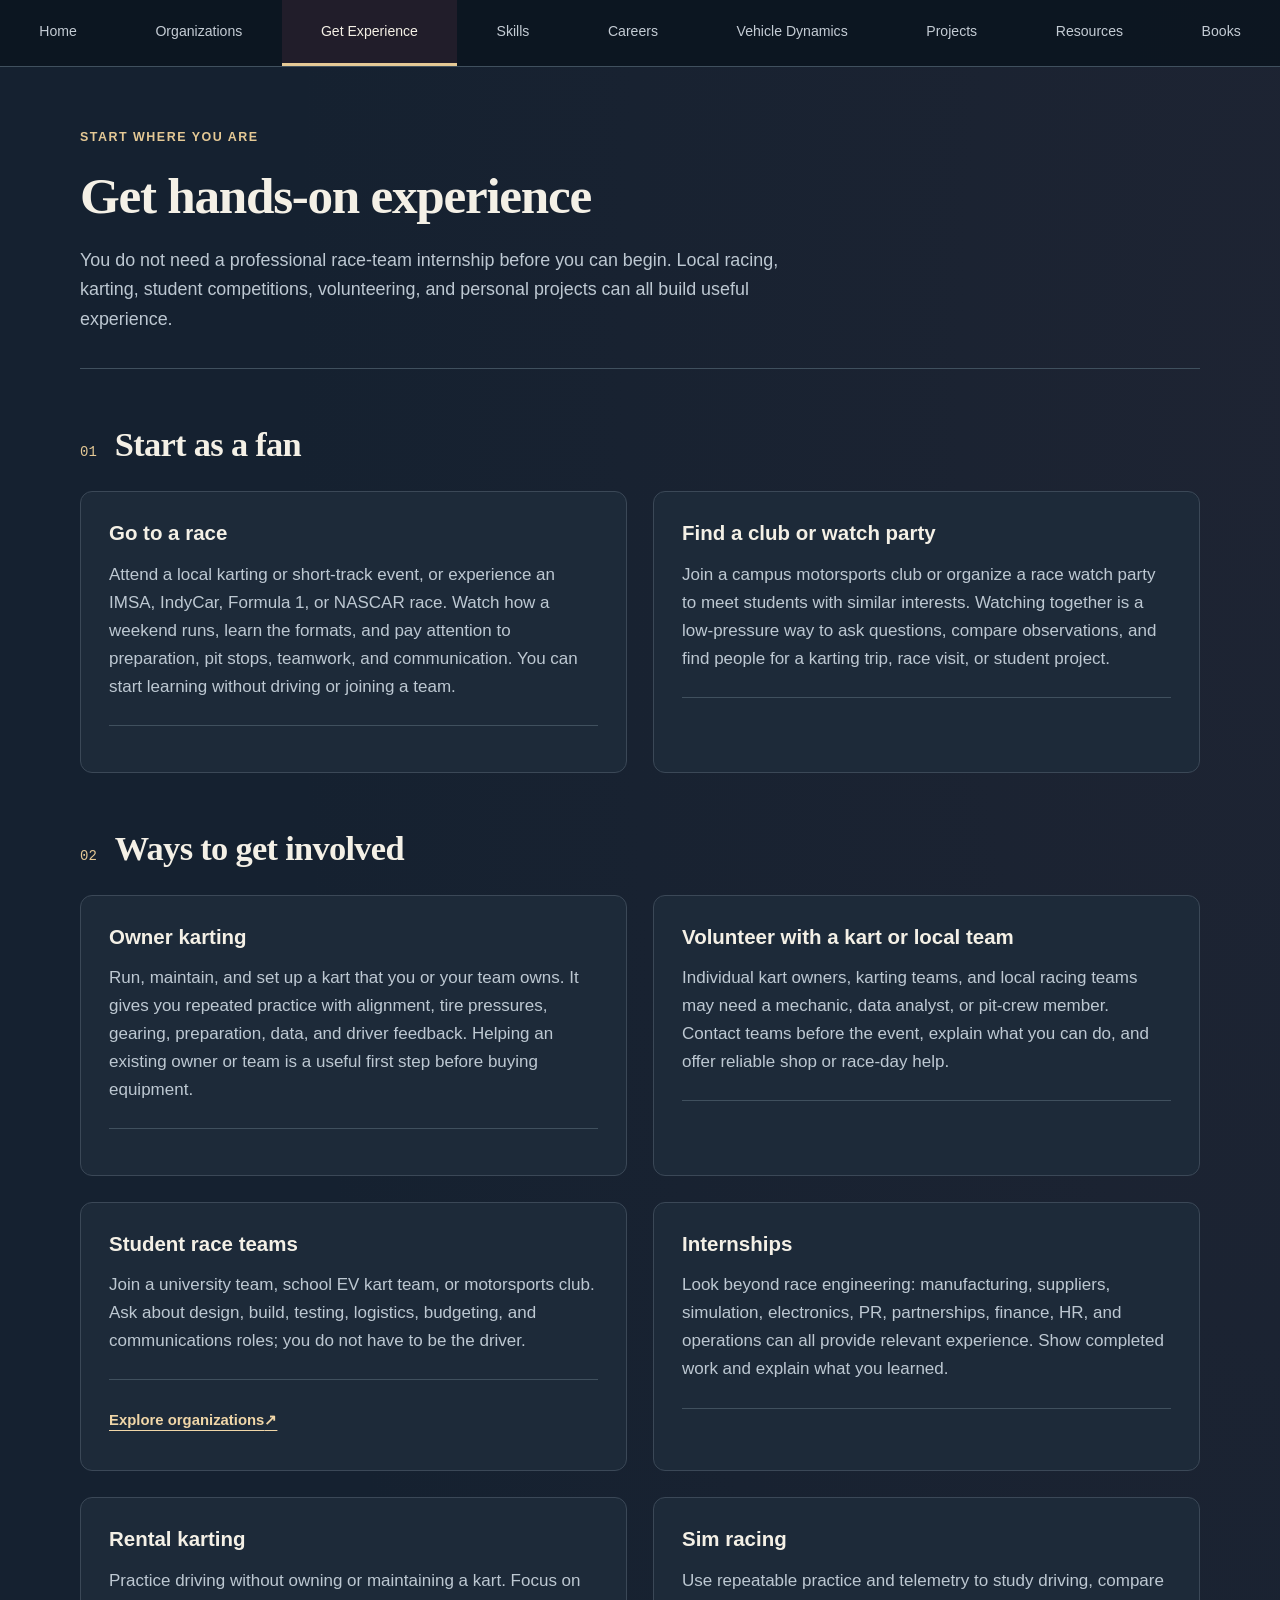
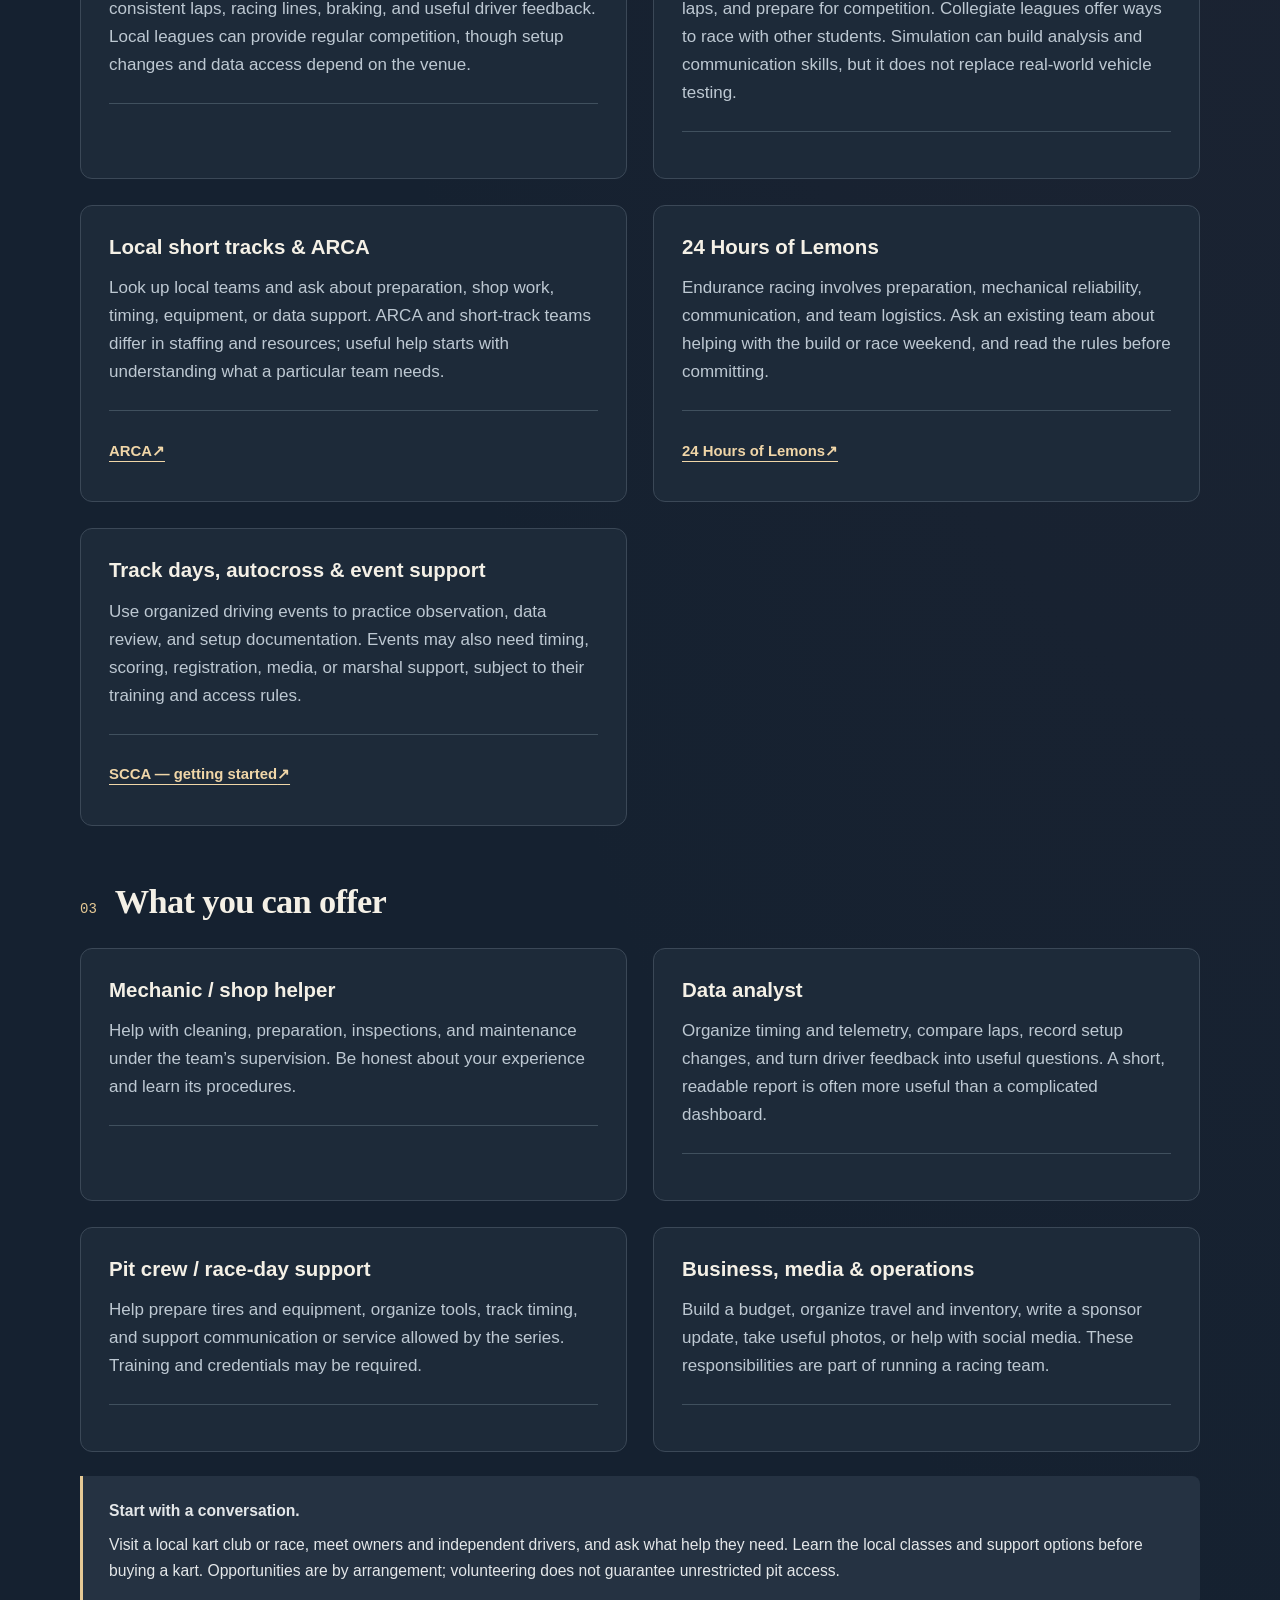
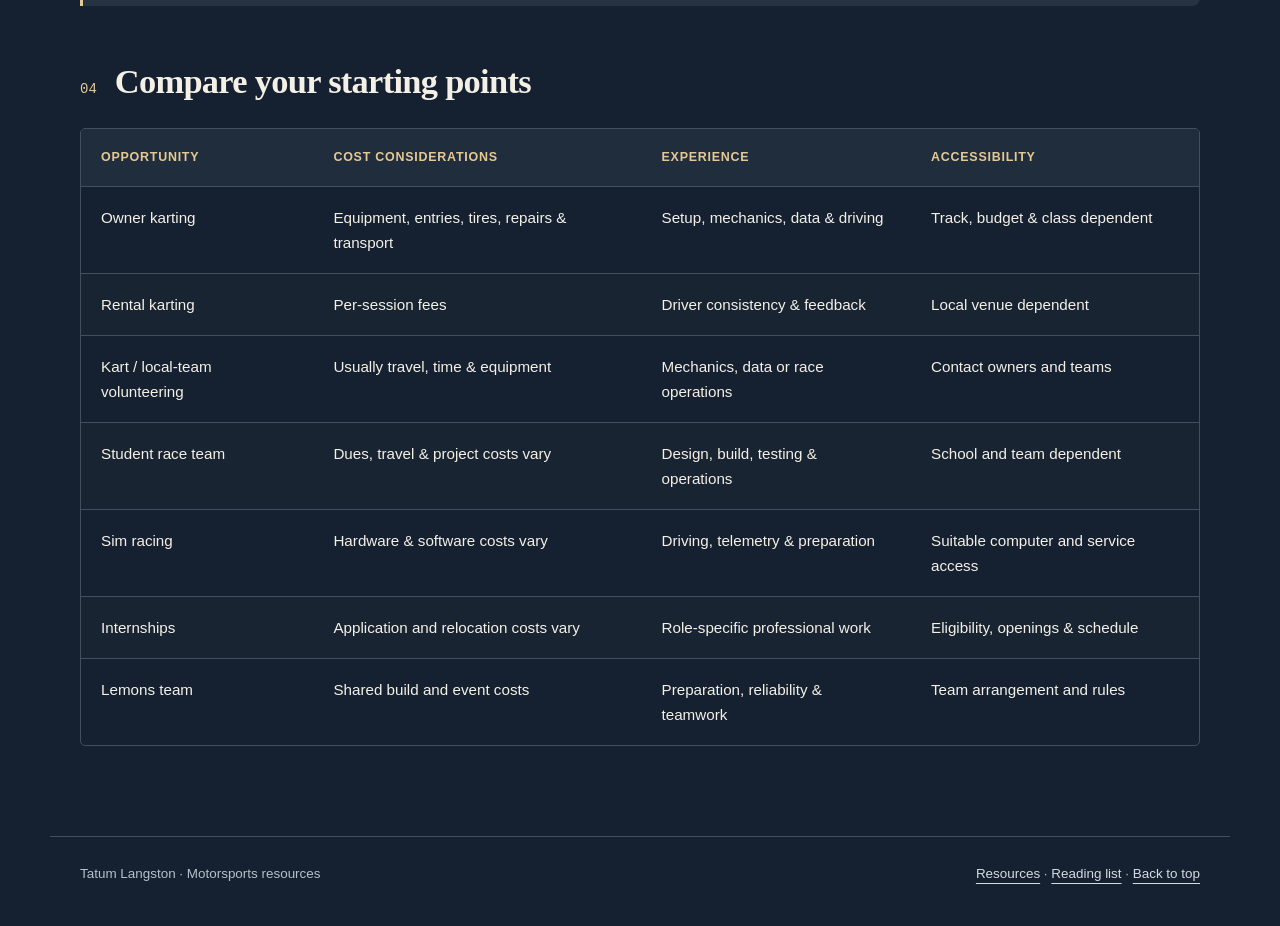
<file: experience.html>
<!doctype html><html lang="en"><head><meta charset="utf-8"><meta name="viewport" content="width=device-width,initial-scale=1"><meta name="description" content="Practical motorsports resources, student racing organizations, vehicle dynamics, and career guidance from Tatum Langston."><meta name="theme-color" content="#101925"><title>Get Experience | Tatum Langston</title><link rel="stylesheet" href="styles.css"><script src="site.js" defer></script></head><body><a class="skip" href="#main">Skip to content</a><header class="topbar"><nav class="nav" aria-label="Main navigation"><a href="index.html">Home</a><a href="organizations.html">Organizations</a><a href="experience.html" aria-current="page">Get Experience</a><a href="skills.html">Skills</a><a href="careers.html">Careers</a><a href="vehicle-dynamics.html">Vehicle Dynamics</a><a href="projects.html">Projects</a><a href="resources.html">Resources</a><a href="books.html">Books</a></nav></header><main id="main"><header class="pagehead"><p class="eyebrow">Start where you are</p><h1>Get hands-on experience</h1><p class="lead">You do not need a professional race-team internship before you can begin. Local racing, karting, student competitions, volunteering, and personal projects can all build useful experience.</p></header><section class="section"><div class="section-title"><span class="section-num">01</span><h2>Start as a fan</h2></div><div class="grid"><article class="card"><h3>Go to a race</h3><p>Attend a local karting or short-track event, or experience an IMSA, IndyCar, Formula 1, or NASCAR race. Watch how a weekend runs, learn the formats, and pay attention to preparation, pit stops, teamwork, and communication. You can start learning without driving or joining a team.</p><div class="links"></div></article><article class="card"><h3>Find a club or watch party</h3><p>Join a campus motorsports club or organize a race watch party to meet students with similar interests. Watching together is a low-pressure way to ask questions, compare observations, and find people for a karting trip, race visit, or student project.</p><div class="links"></div></article></div></section><section class="section"><div class="section-title"><span class="section-num">02</span><h2>Ways to get involved</h2></div><div class="grid"><article class="card"><h3>Owner karting</h3><p>Run, maintain, and set up a kart that you or your team owns. It gives you repeated practice with alignment, tire pressures, gearing, preparation, data, and driver feedback. Helping an existing owner or team is a useful first step before buying equipment.</p><div class="links"></div></article><article class="card"><h3>Volunteer with a kart or local team</h3><p>Individual kart owners, karting teams, and local racing teams may need a mechanic, data analyst, or pit-crew member. Contact teams before the event, explain what you can do, and offer reliable shop or race-day help.</p><div class="links"></div></article><article class="card"><h3>Student race teams</h3><p>Join a university team, school EV kart team, or motorsports club. Ask about design, build, testing, logistics, budgeting, and communications roles; you do not have to be the driver.</p><div class="links"><a href="https://www.fsaeonline.com/" target="_blank" rel="noopener noreferrer">Explore organizations <span aria-hidden="true">↗</span></a></div></article><article class="card"><h3>Internships</h3><p>Look beyond race engineering: manufacturing, suppliers, simulation, electronics, PR, partnerships, finance, HR, and operations can all provide relevant experience. Show completed work and explain what you learned.</p><div class="links"></div></article><article class="card"><h3>Rental karting</h3><p>Practice driving without owning or maintaining a kart. Focus on consistent laps, racing lines, braking, and useful driver feedback. Local leagues can provide regular competition, though setup changes and data access depend on the venue.</p><div class="links"></div></article><article class="card"><h3>Sim racing</h3><p>Use repeatable practice and telemetry to study driving, compare laps, and prepare for competition. Collegiate leagues offer ways to race with other students. Simulation can build analysis and communication skills, but it does not replace real-world vehicle testing.</p><div class="links"></div></article><article class="card"><h3>Local short tracks & ARCA</h3><p>Look up local teams and ask about preparation, shop work, timing, equipment, or data support. ARCA and short-track teams differ in staffing and resources; useful help starts with understanding what a particular team needs.</p><div class="links"><a href="https://www.arcaracing.com/" target="_blank" rel="noopener noreferrer">ARCA <span aria-hidden="true">↗</span></a></div></article><article class="card"><h3>24 Hours of Lemons</h3><p>Endurance racing involves preparation, mechanical reliability, communication, and team logistics. Ask an existing team about helping with the build or race weekend, and read the rules before committing.</p><div class="links"><a href="https://24hoursoflemons.com/" target="_blank" rel="noopener noreferrer">24 Hours of Lemons <span aria-hidden="true">↗</span></a></div></article><article class="card"><h3>Track days, autocross & event support</h3><p>Use organized driving events to practice observation, data review, and setup documentation. Events may also need timing, scoring, registration, media, or marshal support, subject to their training and access rules.</p><div class="links"><a href="https://www.scca.com/" target="_blank" rel="noopener noreferrer">SCCA — getting started <span aria-hidden="true">↗</span></a></div></article></div></section><section class="section"><div class="section-title"><span class="section-num">03</span><h2>What you can offer</h2></div><div class="grid"><article class="card"><h3>Mechanic / shop helper</h3><p>Help with cleaning, preparation, inspections, and maintenance under the team’s supervision. Be honest about your experience and learn its procedures.</p><div class="links"></div></article><article class="card"><h3>Data analyst</h3><p>Organize timing and telemetry, compare laps, record setup changes, and turn driver feedback into useful questions. A short, readable report is often more useful than a complicated dashboard.</p><div class="links"></div></article><article class="card"><h3>Pit crew / race-day support</h3><p>Help prepare tires and equipment, organize tools, track timing, and support communication or service allowed by the series. Training and credentials may be required.</p><div class="links"></div></article><article class="card"><h3>Business, media & operations</h3><p>Build a budget, organize travel and inventory, write a sponsor update, take useful photos, or help with social media. These responsibilities are part of running a racing team.</p><div class="links"></div></article></div></section><div class="note"><strong>Start with a conversation.</strong>Visit a local kart club or race, meet owners and independent drivers, and ask what help they need. Learn the local classes and support options before buying a kart. Opportunities are by arrangement; volunteering does not guarantee unrestricted pit access.</div><section class="section"><div class="section-title"><span class="section-num">04</span><h2>Compare your starting points</h2></div><div class="table-wrap opportunities"><table><thead><tr><th>Opportunity</th><th>Cost considerations</th><th>Experience</th><th>Accessibility</th></tr></thead><tbody><tr><td data-label="Opportunity">Owner karting</td><td data-label="Cost">Equipment, entries, tires, repairs &amp; transport</td><td data-label="Experience">Setup, mechanics, data &amp; driving</td><td data-label="Accessibility">Track, budget &amp; class dependent</td></tr><tr><td data-label="Opportunity">Rental karting</td><td data-label="Cost">Per-session fees</td><td data-label="Experience">Driver consistency &amp; feedback</td><td data-label="Accessibility">Local venue dependent</td></tr><tr><td data-label="Opportunity">Kart / local-team volunteering</td><td data-label="Cost">Usually travel, time &amp; equipment</td><td data-label="Experience">Mechanics, data or race operations</td><td data-label="Accessibility">Contact owners and teams</td></tr><tr><td data-label="Opportunity">Student race team</td><td data-label="Cost">Dues, travel &amp; project costs vary</td><td data-label="Experience">Design, build, testing &amp; operations</td><td data-label="Accessibility">School and team dependent</td></tr><tr><td data-label="Opportunity">Sim racing</td><td data-label="Cost">Hardware &amp; software costs vary</td><td data-label="Experience">Driving, telemetry &amp; preparation</td><td data-label="Accessibility">Suitable computer and service access</td></tr><tr><td data-label="Opportunity">Internships</td><td data-label="Cost">Application and relocation costs vary</td><td data-label="Experience">Role-specific professional work</td><td data-label="Accessibility">Eligibility, openings &amp; schedule</td></tr><tr><td data-label="Opportunity">Lemons team</td><td data-label="Cost">Shared build and event costs</td><td data-label="Experience">Preparation, reliability &amp; teamwork</td><td data-label="Accessibility">Team arrangement and rules</td></tr></tbody></table></div></section></main><footer class="footer"><span>Tatum Langston · Motorsports resources</span><span><a href="resources.html">Resources</a> · <a href="books.html">Reading list</a> · <a href="#main">Back to top</a></span></footer></body></html>
</file>
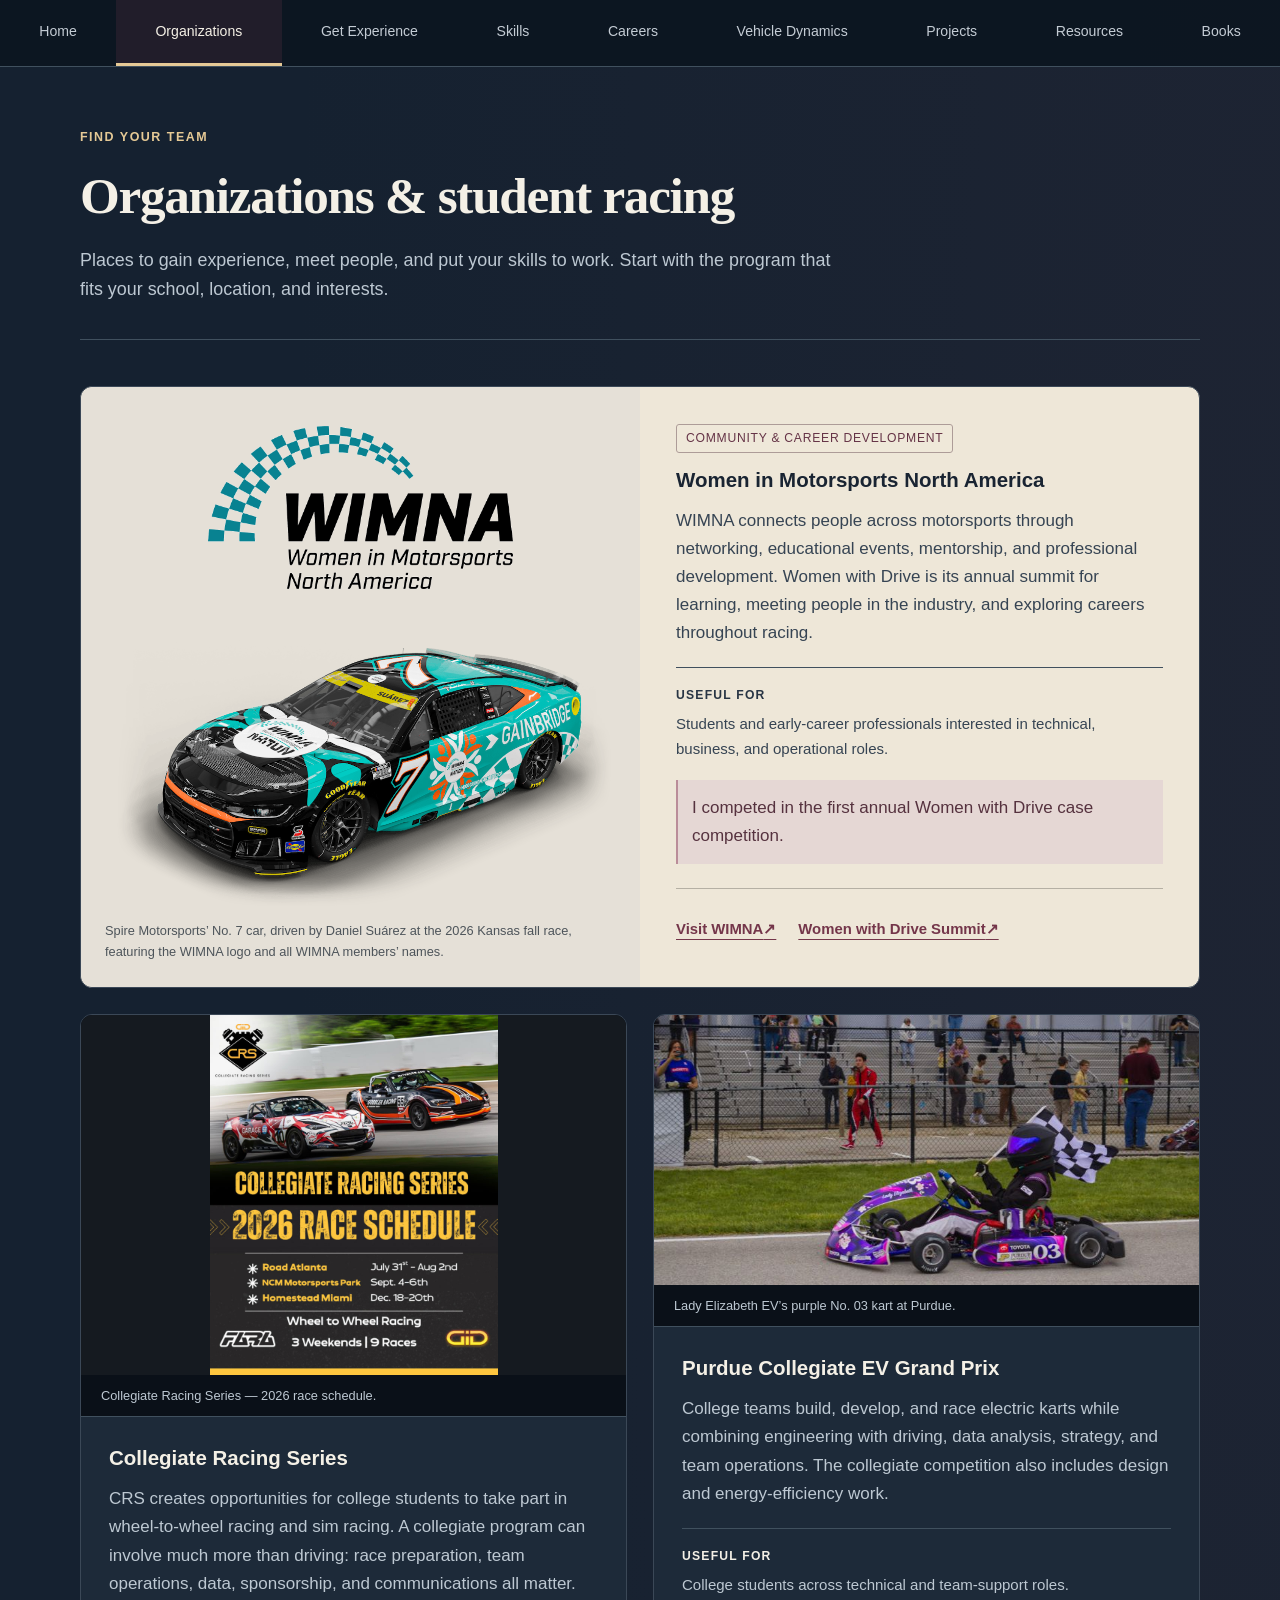
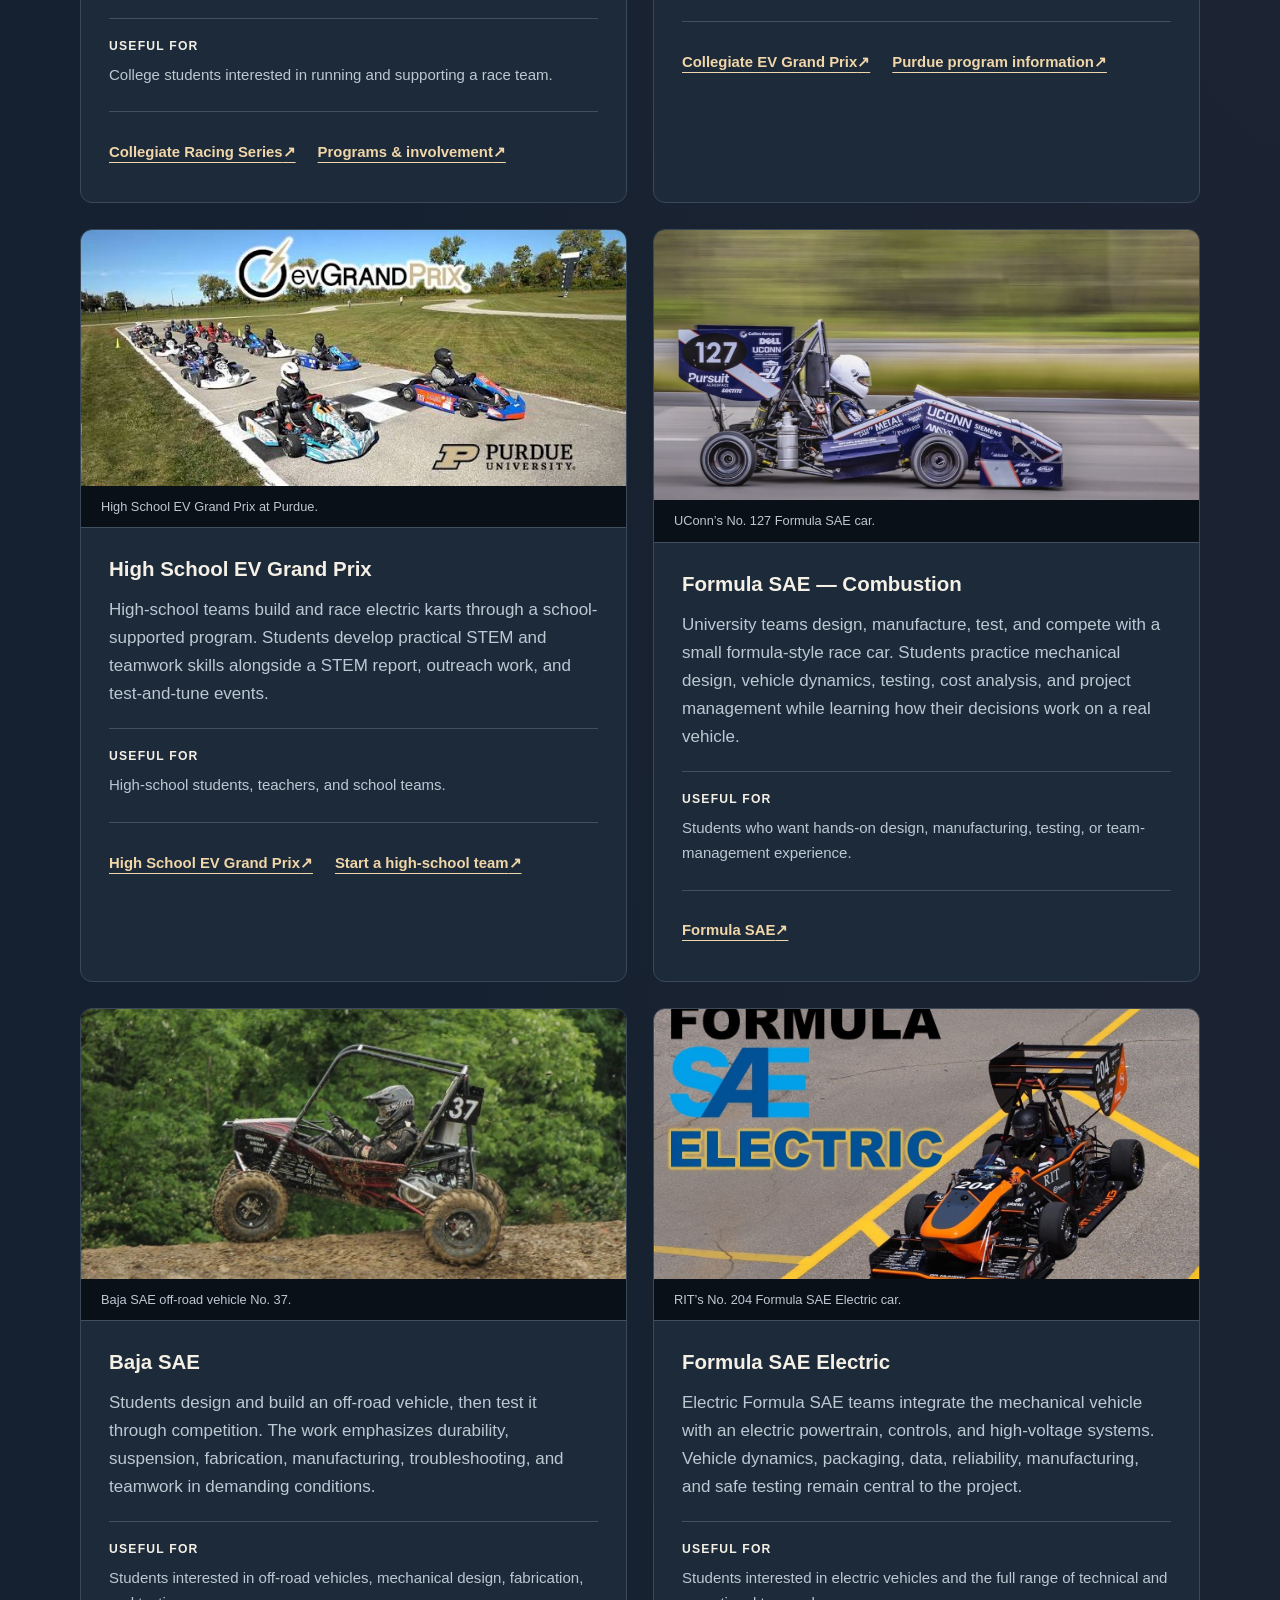
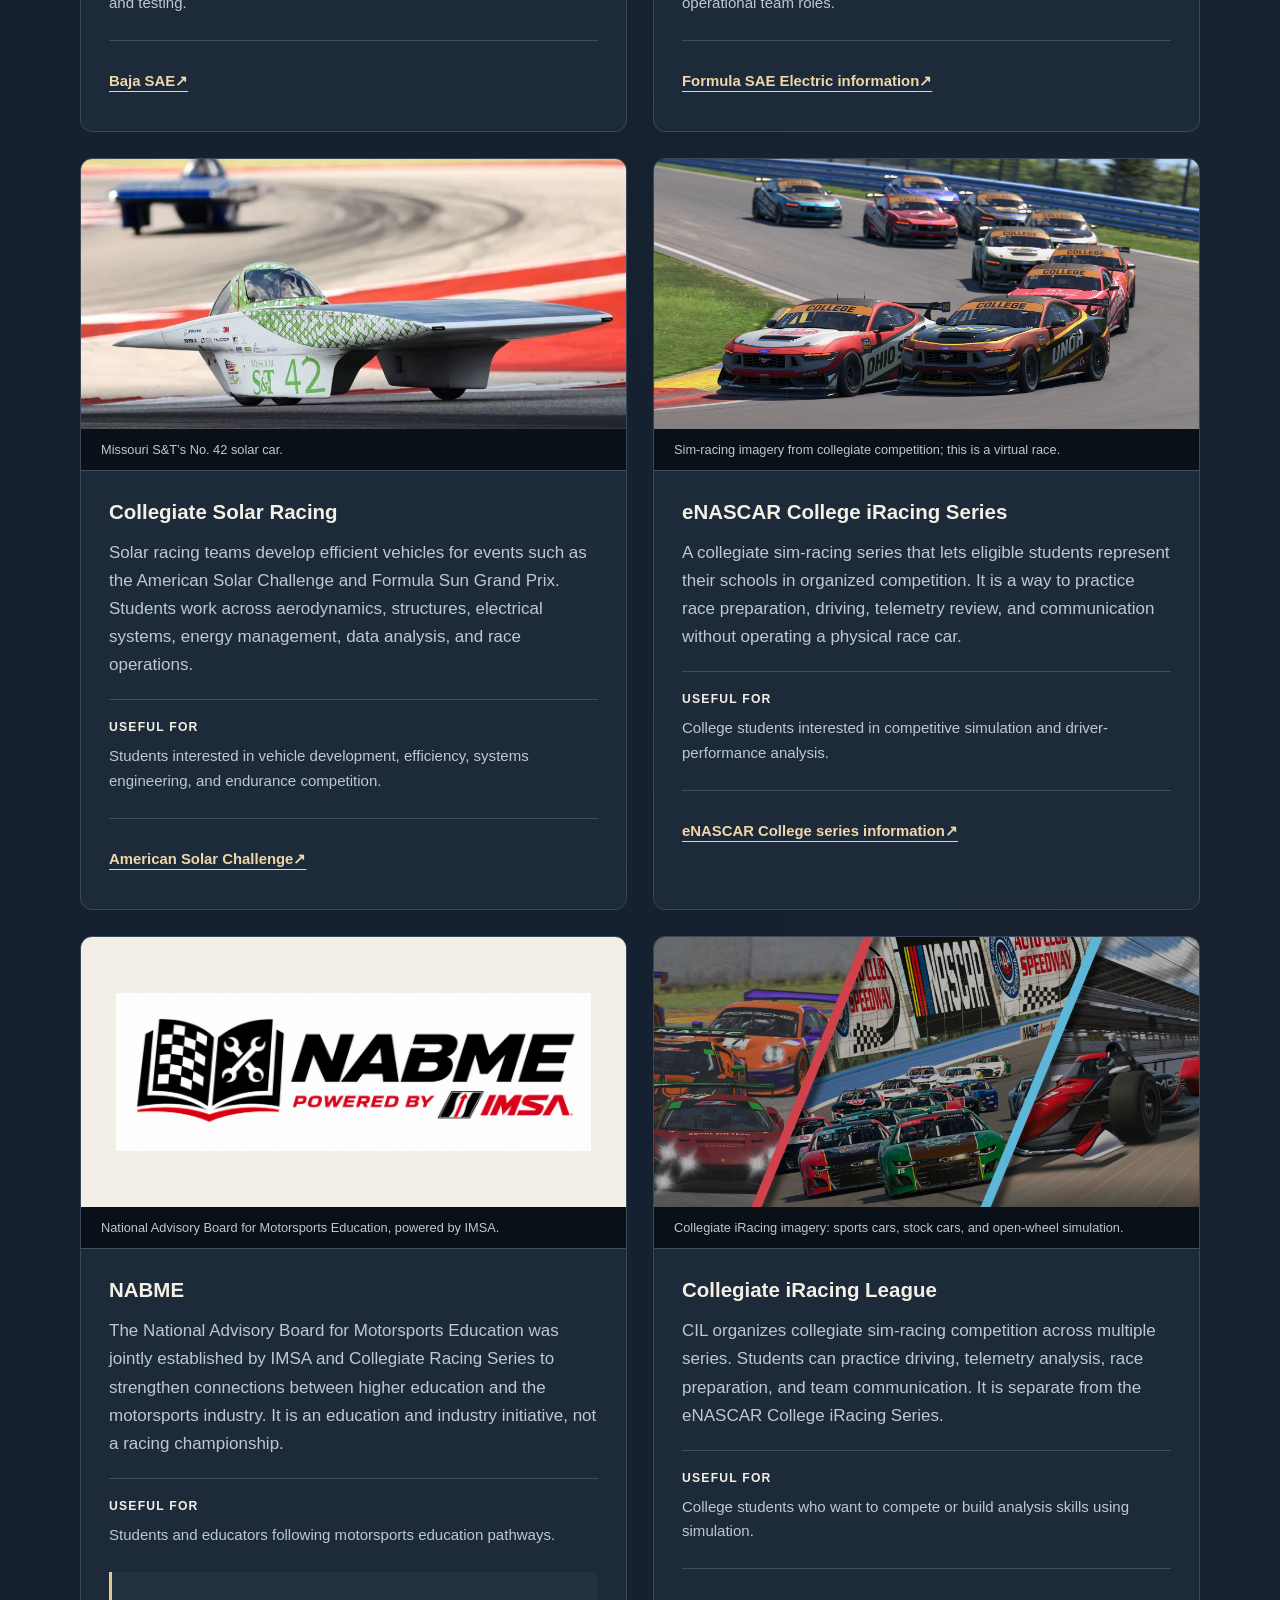
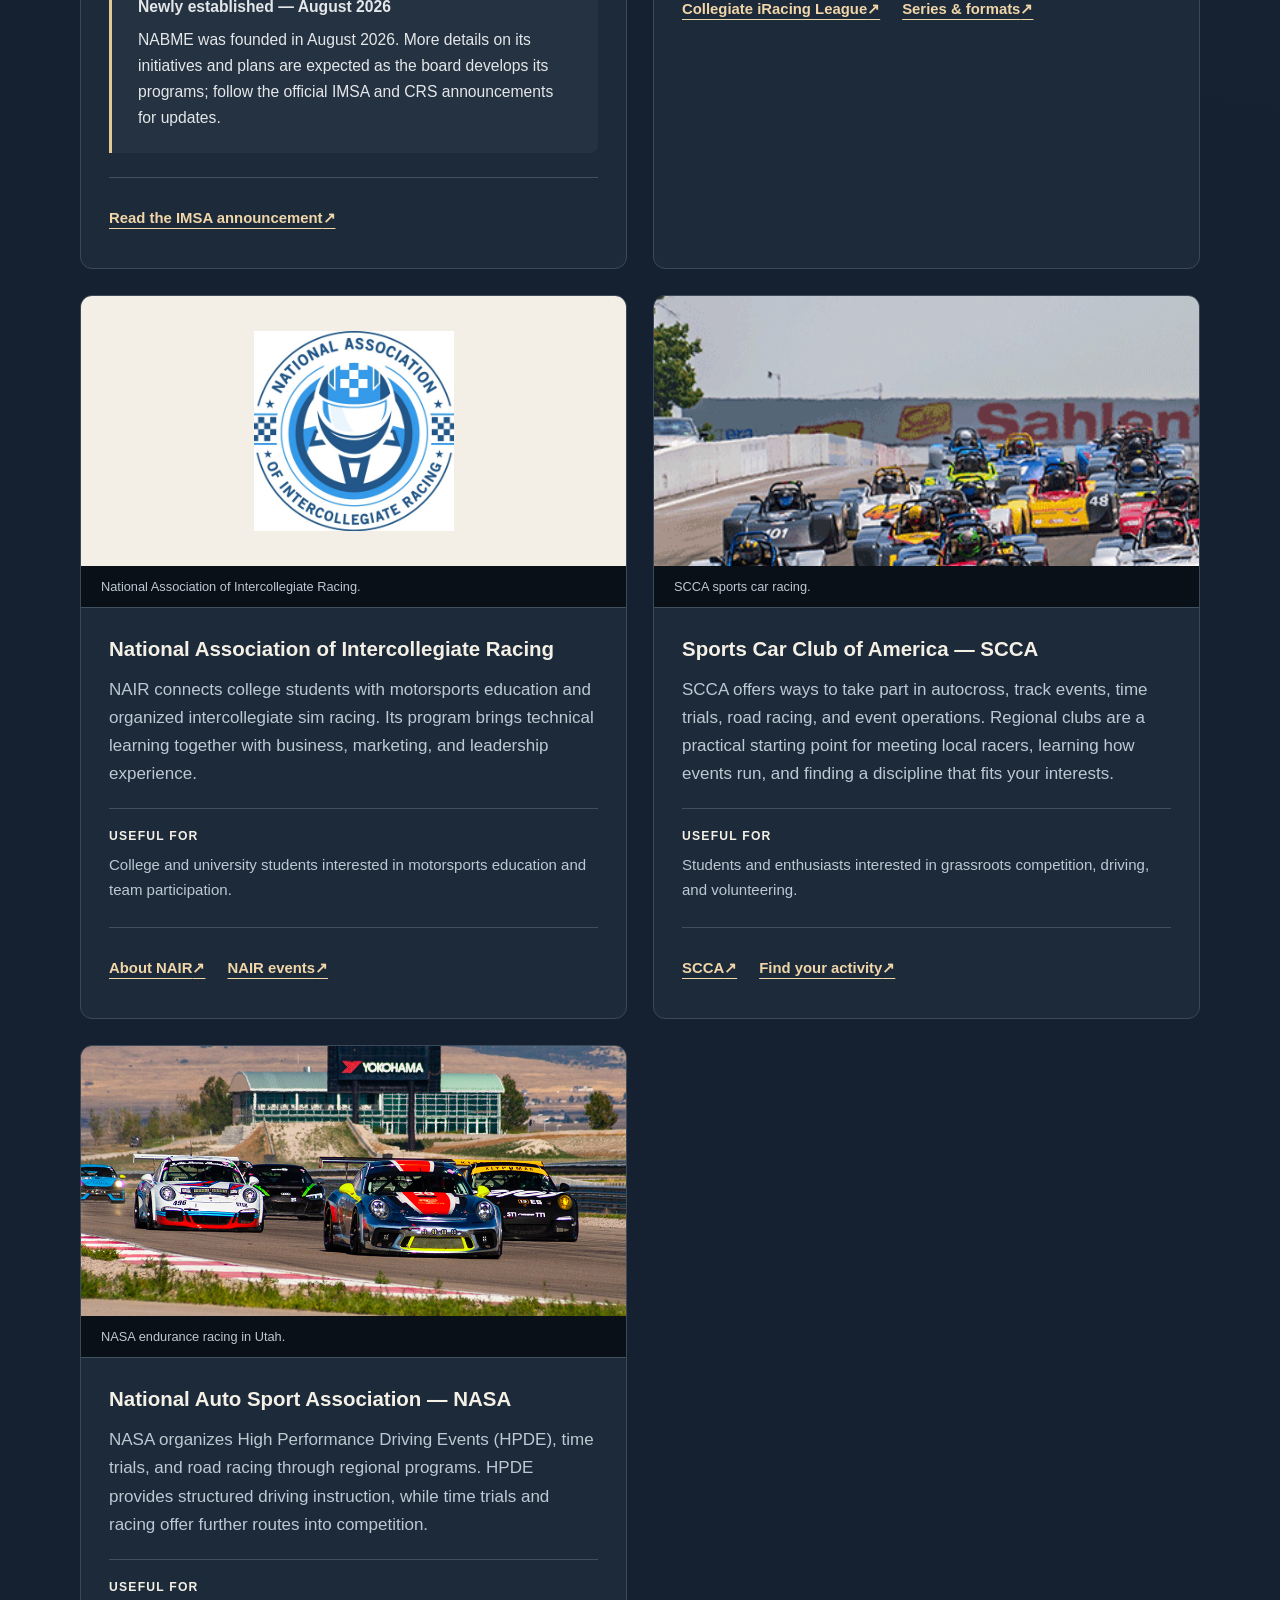
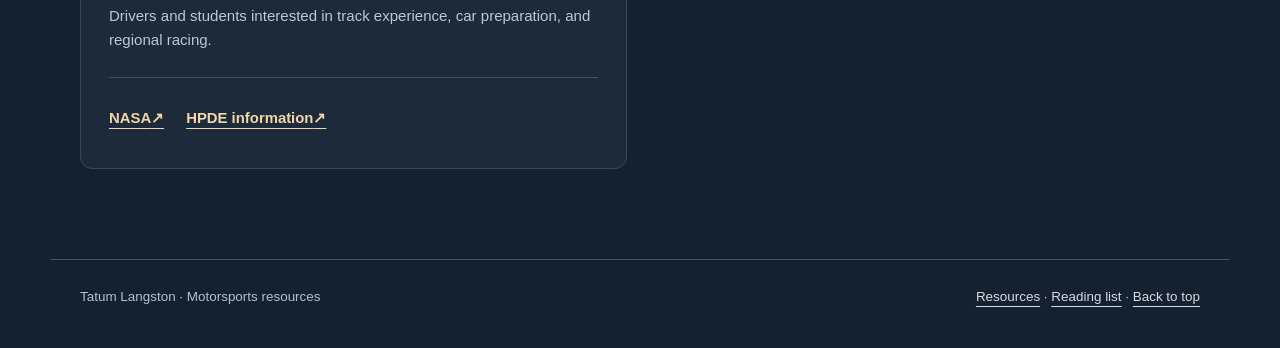
<file: organizations.html>
<!doctype html><html lang="en"><head><meta charset="utf-8"><meta name="viewport" content="width=device-width,initial-scale=1"><meta name="description" content="Practical motorsports resources, student racing organizations, vehicle dynamics, and career guidance from Tatum Langston."><meta name="theme-color" content="#101925"><title>Organizations | Tatum Langston</title><link rel="stylesheet" href="styles.css"><script src="site.js" defer></script></head><body><a class="skip" href="#main">Skip to content</a><header class="topbar"><nav class="nav" aria-label="Main navigation"><a href="index.html">Home</a><a href="organizations.html" aria-current="page">Organizations</a><a href="experience.html">Get Experience</a><a href="skills.html">Skills</a><a href="careers.html">Careers</a><a href="vehicle-dynamics.html">Vehicle Dynamics</a><a href="projects.html">Projects</a><a href="resources.html">Resources</a><a href="books.html">Books</a></nav></header><main id="main"><header class="pagehead"><p class="eyebrow">Find your team</p><h1>Organizations & student racing</h1><p class="lead">Places to gain experience, meet people, and put your skills to work. Start with the program that fits your school, location, and interests.</p></header><div class="grid"><article class="card org org-feature"><div class="media-stack"><img class="logo-img" src="assets/wimna-logo.png" alt="Women in Motorsports North America logo"><img src="assets/wimna-car.png" alt="Spire Motorsports No. 7 car driven by Daniel Suárez at the 2026 Kansas fall race, featuring the WIMNA logo and all WIMNA members’ names" loading="lazy"><p class="photo-credit">Spire Motorsports’ No. 7 car, driven by Daniel Suárez at the 2026 Kansas fall race, featuring the WIMNA logo and all WIMNA members’ names.</p></div><div class="card-body"><span class="pill">Community &amp; career development</span><h3>Women in Motorsports North America</h3><p>WIMNA connects people across motorsports through networking, educational events, mentorship, and professional development. Women with Drive is its annual summit for learning, meeting people in the industry, and exploring careers throughout racing.</p><p class="audience"><strong>Useful for</strong>Students and early-career professionals interested in technical, business, and operational roles.</p><p class="personal">I competed in the first annual Women with Drive case competition.</p><div class="links"><a href="https://wimna.org/" target="_blank" rel="noopener noreferrer">Visit WIMNA <span aria-hidden="true">↗</span></a><a href="https://www.womenwithdrivesummit.com/" target="_blank" rel="noopener noreferrer">Women with Drive Summit <span aria-hidden="true">↗</span></a></div></div></article><article class="card org"><figure class="poster"><img src="assets/collegiate-racing-series.png" alt="Collegiate Racing Series — 2026 race schedule." loading="lazy"><figcaption>Collegiate Racing Series — 2026 race schedule.</figcaption></figure><div class="card-body"><h3>Collegiate Racing Series</h3><p>CRS creates opportunities for college students to take part in wheel-to-wheel racing and sim racing. A collegiate program can involve much more than driving: race preparation, team operations, data, sponsorship, and communications all matter.</p><p class="audience"><strong>Useful for</strong>College students interested in running and supporting a race team.</p><div class="links"><a href="https://drivecrs.com/" target="_blank" rel="noopener noreferrer">Collegiate Racing Series <span aria-hidden="true">↗</span></a><a href="https://drivecrs.com/about/" target="_blank" rel="noopener noreferrer">Programs &amp; involvement <span aria-hidden="true">↗</span></a></div></div></article><article class="card org"><figure class=""><img src="assets/ev-grand-prix.png" alt="Lady Elizabeth EV’s purple No. 03 kart at Purdue." loading="lazy"><figcaption>Lady Elizabeth EV’s purple No. 03 kart at Purdue.</figcaption></figure><div class="card-body"><h3>Purdue Collegiate EV Grand Prix</h3><p>College teams build, develop, and race electric karts while combining engineering with driving, data analysis, strategy, and team operations. The collegiate competition also includes design and energy-efficiency work.</p><p class="audience"><strong>Useful for</strong>College students across technical and team-support roles.</p><div class="links"><a href="https://www.purdueevgrandprix.com/" target="_blank" rel="noopener noreferrer">Collegiate EV Grand Prix <span aria-hidden="true">↗</span></a><a href="https://engineering.purdue.edu/evGrandPrix" target="_blank" rel="noopener noreferrer">Purdue program information <span aria-hidden="true">↗</span></a></div></div></article><article class="card org"><figure class="uncropped"><img src="assets/high-school-ev-grand-prix.png" alt="High School EV Grand Prix at Purdue." loading="lazy"><figcaption>High School EV Grand Prix at Purdue.</figcaption></figure><div class="card-body"><h3>High School EV Grand Prix</h3><p>High-school teams build and race electric karts through a school-supported program. Students develop practical STEM and teamwork skills alongside a STEM report, outreach work, and test-and-tune events.</p><p class="audience"><strong>Useful for</strong>High-school students, teachers, and school teams.</p><div class="links"><a href="https://engineering.purdue.edu/evGrandPrix" target="_blank" rel="noopener noreferrer">High School EV Grand Prix <span aria-hidden="true">↗</span></a><a href="https://engineering.purdue.edu/evGrandPrix/highschool/getting-started" target="_blank" rel="noopener noreferrer">Start a high-school team <span aria-hidden="true">↗</span></a></div></div></article><article class="card org"><figure class=""><img src="assets/formula-sae.png" alt="UConn’s No. 127 Formula SAE car." loading="lazy"><figcaption>UConn’s No. 127 Formula SAE car.</figcaption></figure><div class="card-body"><h3>Formula SAE — Combustion</h3><p>University teams design, manufacture, test, and compete with a small formula-style race car. Students practice mechanical design, vehicle dynamics, testing, cost analysis, and project management while learning how their decisions work on a real vehicle.</p><p class="audience"><strong>Useful for</strong>Students who want hands-on design, manufacturing, testing, or team-management experience.</p><div class="links"><a href="https://www.fsaeonline.com/" target="_blank" rel="noopener noreferrer">Formula SAE <span aria-hidden="true">↗</span></a></div></div></article><article class="card org"><figure class=""><img src="assets/baja-sae.png" alt="Baja SAE off-road vehicle No. 37." loading="lazy"><figcaption>Baja SAE off-road vehicle No. 37.</figcaption></figure><div class="card-body"><h3>Baja SAE</h3><p>Students design and build an off-road vehicle, then test it through competition. The work emphasizes durability, suspension, fabrication, manufacturing, troubleshooting, and teamwork in demanding conditions.</p><p class="audience"><strong>Useful for</strong>Students interested in off-road vehicles, mechanical design, fabrication, and testing.</p><div class="links"><a href="https://www.bajasae.net/" target="_blank" rel="noopener noreferrer">Baja SAE <span aria-hidden="true">↗</span></a></div></div></article><article class="card org"><figure class=""><img src="assets/formula-sae-electric.png" alt="RIT’s No. 204 Formula SAE Electric car." loading="lazy"><figcaption>RIT’s No. 204 Formula SAE Electric car.</figcaption></figure><div class="card-body"><h3>Formula SAE Electric</h3><p>Electric Formula SAE teams integrate the mechanical vehicle with an electric powertrain, controls, and high-voltage systems. Vehicle dynamics, packaging, data, reliability, manufacturing, and safe testing remain central to the project.</p><p class="audience"><strong>Useful for</strong>Students interested in electric vehicles and the full range of technical and operational team roles.</p><div class="links"><a href="https://www.fsaeonline.com/" target="_blank" rel="noopener noreferrer">Formula SAE Electric information <span aria-hidden="true">↗</span></a></div></div></article><article class="card org"><figure class=""><img src="assets/solar-racing.png" alt="Missouri S&amp;T’s No. 42 solar car." loading="lazy"><figcaption>Missouri S&T’s No. 42 solar car.</figcaption></figure><div class="card-body"><h3>Collegiate Solar Racing</h3><p>Solar racing teams develop efficient vehicles for events such as the American Solar Challenge and Formula Sun Grand Prix. Students work across aerodynamics, structures, electrical systems, energy management, data analysis, and race operations.</p><p class="audience"><strong>Useful for</strong>Students interested in vehicle development, efficiency, systems engineering, and endurance competition.</p><div class="links"><a href="https://www.americansolarchallenge.org/" target="_blank" rel="noopener noreferrer">American Solar Challenge <span aria-hidden="true">↗</span></a></div></div></article><article class="card org"><figure class=""><img src="assets/enascar-college.png" alt="Sim-racing imagery from collegiate competition; this is a virtual race." loading="lazy"><figcaption>Sim-racing imagery from collegiate competition; this is a virtual race.</figcaption></figure><div class="card-body"><h3>eNASCAR College iRacing Series</h3><p>A collegiate sim-racing series that lets eligible students represent their schools in organized competition. It is a way to practice race preparation, driving, telemetry review, and communication without operating a physical race car.</p><p class="audience"><strong>Useful for</strong>College students interested in competitive simulation and driver-performance analysis.</p><div class="links"><a href="https://www.iracing.com/2026-27-enascar-college-iracing-series-tracks-format-unveiled-imsa-included-with-two-new-tournaments/" target="_blank" rel="noopener noreferrer">eNASCAR College series information <span aria-hidden="true">↗</span></a></div></div></article><article class="card org"><figure class="logo"><img src="assets/nabme.png" alt="National Advisory Board for Motorsports Education, powered by IMSA." loading="lazy"><figcaption>National Advisory Board for Motorsports Education, powered by IMSA.</figcaption></figure><div class="card-body"><h3>NABME</h3><p>The National Advisory Board for Motorsports Education was jointly established by IMSA and Collegiate Racing Series to strengthen connections between higher education and the motorsports industry. It is an education and industry initiative, not a racing championship.</p><p class="audience"><strong>Useful for</strong>Students and educators following motorsports education pathways.</p><div class="note"><strong>Newly established — August 2026</strong>NABME was founded in August 2026. More details on its initiatives and plans are expected as the board develops its programs; follow the official IMSA and CRS announcements for updates.</div><div class="links"><a href="https://www.imsa.com/news/2026/08/27/imsa-collegiate-racing-series-jointly-establish-national-advisory-board-for-motorsports-education/" target="_blank" rel="noopener noreferrer">Read the IMSA announcement <span aria-hidden="true">↗</span></a></div></div></article><article class="card org"><figure class=""><img src="assets/collegiate-iracing.png" alt="Collegiate iRacing imagery: sports cars, stock cars, and open-wheel simulation." loading="lazy"><figcaption>Collegiate iRacing imagery: sports cars, stock cars, and open-wheel simulation.</figcaption></figure><div class="card-body"><h3>Collegiate iRacing League</h3><p>CIL organizes collegiate sim-racing competition across multiple series. Students can practice driving, telemetry analysis, race preparation, and team communication. It is separate from the eNASCAR College iRacing Series.</p><p class="audience"><strong>Useful for</strong>College students who want to compete or build analysis skills using simulation.</p><div class="links"><a href="https://www.collegiateiracingleague.com/" target="_blank" rel="noopener noreferrer">Collegiate iRacing League <span aria-hidden="true">↗</span></a><a href="https://www.collegiateiracingleague.com/our-series" target="_blank" rel="noopener noreferrer">Series &amp; formats <span aria-hidden="true">↗</span></a></div></div></article><article class="card org"><figure class="logo"><img src="assets/nair-logo.png" alt="National Association of Intercollegiate Racing." loading="lazy"><figcaption>National Association of Intercollegiate Racing.</figcaption></figure><div class="card-body"><h3>National Association of Intercollegiate Racing</h3><p>NAIR connects college students with motorsports education and organized intercollegiate sim racing. Its program brings technical learning together with business, marketing, and leadership experience.</p><p class="audience"><strong>Useful for</strong>College and university students interested in motorsports education and team participation.</p><div class="links"><a href="https://nairacing.com/about/" target="_blank" rel="noopener noreferrer">About NAIR <span aria-hidden="true">↗</span></a><a href="https://nairacing.com/events/" target="_blank" rel="noopener noreferrer">NAIR events <span aria-hidden="true">↗</span></a></div></div></article><article class="card org"><figure class=""><img src="assets/scca.png" alt="SCCA sports car racing." loading="lazy"><figcaption>SCCA sports car racing.</figcaption></figure><div class="card-body"><h3>Sports Car Club of America — SCCA</h3><p>SCCA offers ways to take part in autocross, track events, time trials, road racing, and event operations. Regional clubs are a practical starting point for meeting local racers, learning how events run, and finding a discipline that fits your interests.</p><p class="audience"><strong>Useful for</strong>Students and enthusiasts interested in grassroots competition, driving, and volunteering.</p><div class="links"><a href="https://www.scca.com/" target="_blank" rel="noopener noreferrer">SCCA <span aria-hidden="true">↗</span></a><a href="https://www.scca.com/pages/find-your-fun" target="_blank" rel="noopener noreferrer">Find your activity <span aria-hidden="true">↗</span></a></div></div></article><article class="card org"><figure class=""><img src="assets/nasa.jpg" alt="NASA endurance racing in Utah." loading="lazy"><figcaption>NASA endurance racing in Utah.</figcaption></figure><div class="card-body"><h3>National Auto Sport Association — NASA</h3><p>NASA organizes High Performance Driving Events (HPDE), time trials, and road racing through regional programs. HPDE provides structured driving instruction, while time trials and racing offer further routes into competition.</p><p class="audience"><strong>Useful for</strong>Drivers and students interested in track experience, car preparation, and regional racing.</p><div class="links"><a href="https://drivenasa.com/" target="_blank" rel="noopener noreferrer">NASA <span aria-hidden="true">↗</span></a><a href="https://drivenasa.com/hpde" target="_blank" rel="noopener noreferrer">HPDE information <span aria-hidden="true">↗</span></a></div></div></article></div></main><footer class="footer"><span>Tatum Langston · Motorsports resources</span><span><a href="resources.html">Resources</a> · <a href="books.html">Reading list</a> · <a href="#main">Back to top</a></span></footer></body></html>
</file>
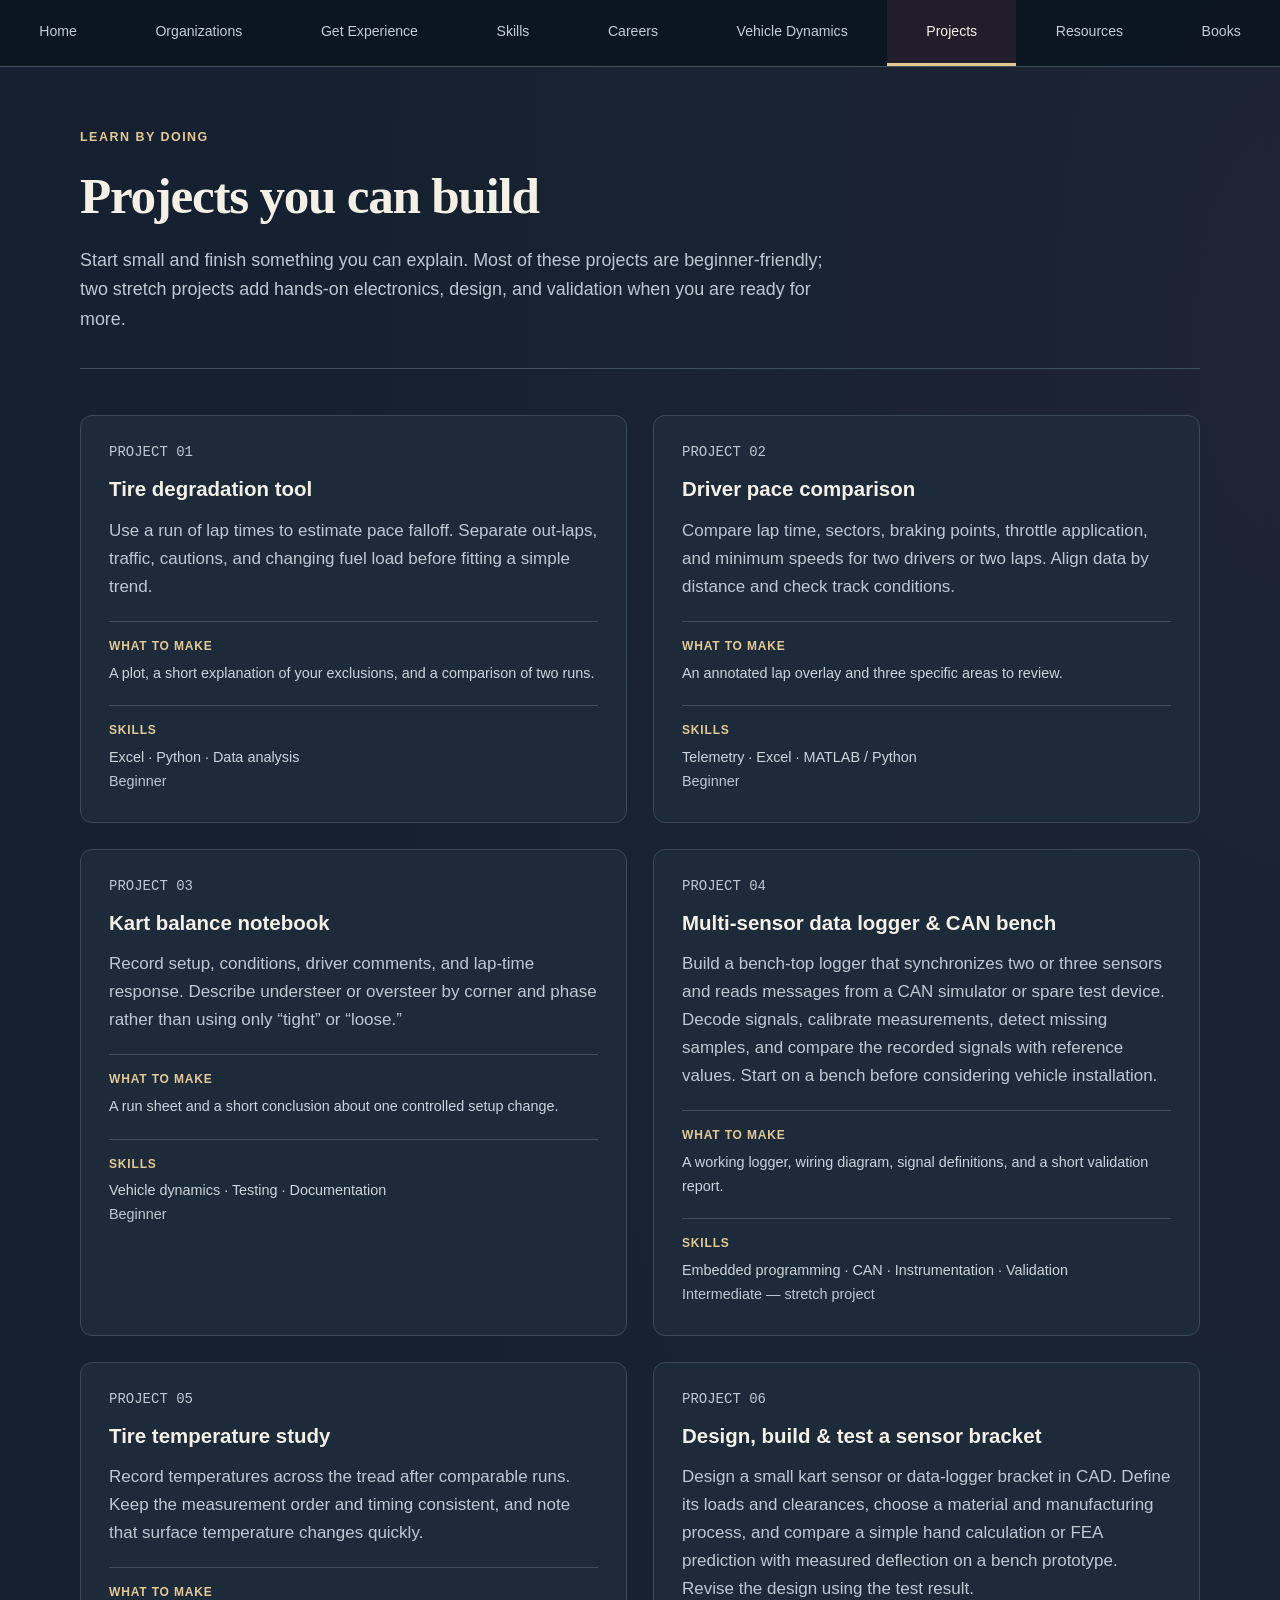
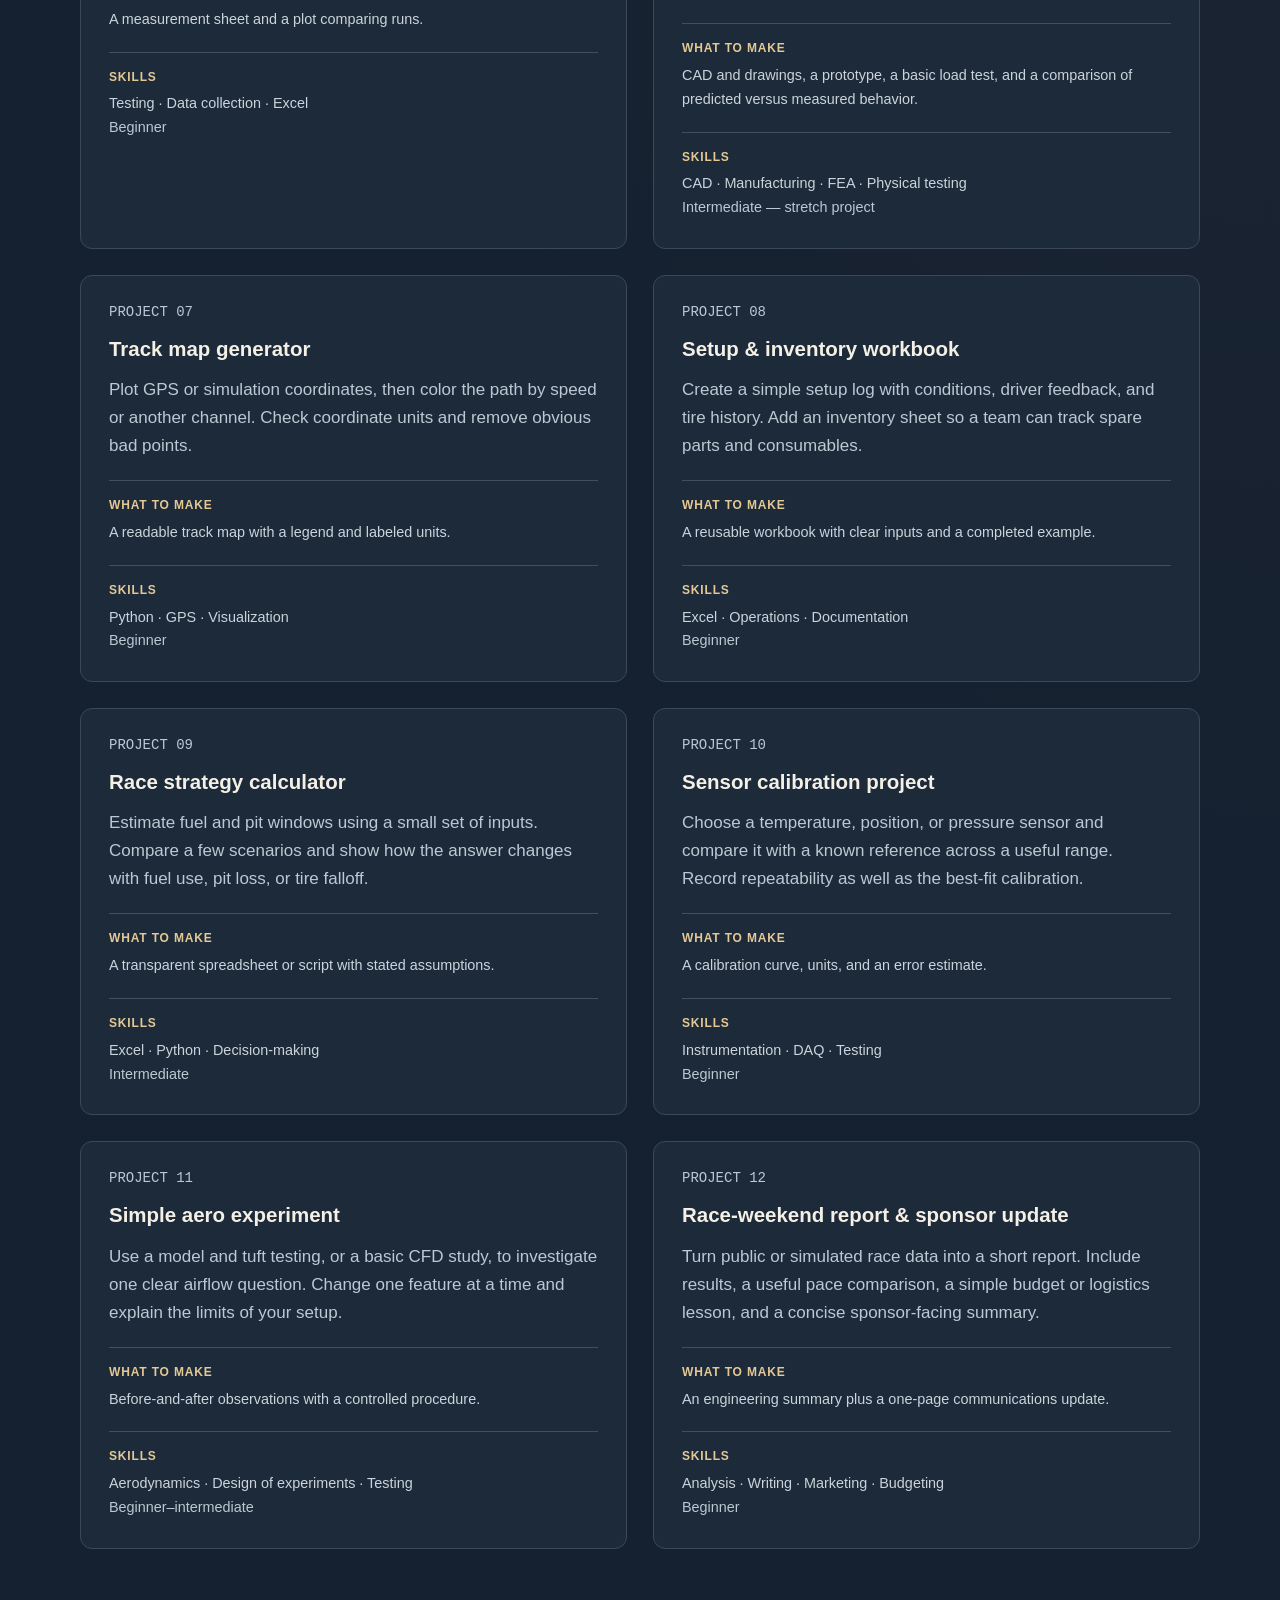
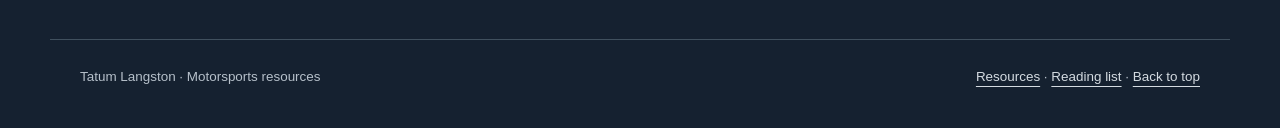
<file: projects.html>
<!doctype html><html lang="en"><head><meta charset="utf-8"><meta name="viewport" content="width=device-width,initial-scale=1"><meta name="description" content="Practical motorsports resources, student racing organizations, vehicle dynamics, and career guidance from Tatum Langston."><meta name="theme-color" content="#101925"><title>Projects | Tatum Langston</title><link rel="stylesheet" href="styles.css"><script src="site.js" defer></script></head><body><a class="skip" href="#main">Skip to content</a><header class="topbar"><nav class="nav" aria-label="Main navigation"><a href="index.html">Home</a><a href="organizations.html">Organizations</a><a href="experience.html">Get Experience</a><a href="skills.html">Skills</a><a href="careers.html">Careers</a><a href="vehicle-dynamics.html">Vehicle Dynamics</a><a href="projects.html" aria-current="page">Projects</a><a href="resources.html">Resources</a><a href="books.html">Books</a></nav></header><main id="main"><header class="pagehead"><p class="eyebrow">Learn by doing</p><h1>Projects you can build</h1><p class="lead">Start small and finish something you can explain. Most of these projects are beginner-friendly; two stretch projects add hands-on electronics, design, and validation when you are ready for more.</p></header><div class="grid"><article class="card"><p class="project-number">PROJECT 01</p><h3>Tire degradation tool</h3><p>Use a run of lap times to estimate pace falloff. Separate out-laps, traffic, cautions, and changing fuel load before fitting a simple trend.</p><div class="project-meta"><strong>What to make</strong>A plot, a short explanation of your exclusions, and a comparison of two runs.</div><div class="project-meta"><strong>Skills</strong>Excel · Python · Data analysis<br><span class="muted">Beginner</span></div></article><article class="card"><p class="project-number">PROJECT 02</p><h3>Driver pace comparison</h3><p>Compare lap time, sectors, braking points, throttle application, and minimum speeds for two drivers or two laps. Align data by distance and check track conditions.</p><div class="project-meta"><strong>What to make</strong>An annotated lap overlay and three specific areas to review.</div><div class="project-meta"><strong>Skills</strong>Telemetry · Excel · MATLAB / Python<br><span class="muted">Beginner</span></div></article><article class="card"><p class="project-number">PROJECT 03</p><h3>Kart balance notebook</h3><p>Record setup, conditions, driver comments, and lap-time response. Describe understeer or oversteer by corner and phase rather than using only “tight” or “loose.”</p><div class="project-meta"><strong>What to make</strong>A run sheet and a short conclusion about one controlled setup change.</div><div class="project-meta"><strong>Skills</strong>Vehicle dynamics · Testing · Documentation<br><span class="muted">Beginner</span></div></article><article class="card"><p class="project-number">PROJECT 04</p><h3>Multi-sensor data logger & CAN bench</h3><p>Build a bench-top logger that synchronizes two or three sensors and reads messages from a CAN simulator or spare test device. Decode signals, calibrate measurements, detect missing samples, and compare the recorded signals with reference values. Start on a bench before considering vehicle installation.</p><div class="project-meta"><strong>What to make</strong>A working logger, wiring diagram, signal definitions, and a short validation report.</div><div class="project-meta"><strong>Skills</strong>Embedded programming · CAN · Instrumentation · Validation<br><span class="muted">Intermediate — stretch project</span></div></article><article class="card"><p class="project-number">PROJECT 05</p><h3>Tire temperature study</h3><p>Record temperatures across the tread after comparable runs. Keep the measurement order and timing consistent, and note that surface temperature changes quickly.</p><div class="project-meta"><strong>What to make</strong>A measurement sheet and a plot comparing runs.</div><div class="project-meta"><strong>Skills</strong>Testing · Data collection · Excel<br><span class="muted">Beginner</span></div></article><article class="card"><p class="project-number">PROJECT 06</p><h3>Design, build & test a sensor bracket</h3><p>Design a small kart sensor or data-logger bracket in CAD. Define its loads and clearances, choose a material and manufacturing process, and compare a simple hand calculation or FEA prediction with measured deflection on a bench prototype. Revise the design using the test result.</p><div class="project-meta"><strong>What to make</strong>CAD and drawings, a prototype, a basic load test, and a comparison of predicted versus measured behavior.</div><div class="project-meta"><strong>Skills</strong>CAD · Manufacturing · FEA · Physical testing<br><span class="muted">Intermediate — stretch project</span></div></article><article class="card"><p class="project-number">PROJECT 07</p><h3>Track map generator</h3><p>Plot GPS or simulation coordinates, then color the path by speed or another channel. Check coordinate units and remove obvious bad points.</p><div class="project-meta"><strong>What to make</strong>A readable track map with a legend and labeled units.</div><div class="project-meta"><strong>Skills</strong>Python · GPS · Visualization<br><span class="muted">Beginner</span></div></article><article class="card"><p class="project-number">PROJECT 08</p><h3>Setup & inventory workbook</h3><p>Create a simple setup log with conditions, driver feedback, and tire history. Add an inventory sheet so a team can track spare parts and consumables.</p><div class="project-meta"><strong>What to make</strong>A reusable workbook with clear inputs and a completed example.</div><div class="project-meta"><strong>Skills</strong>Excel · Operations · Documentation<br><span class="muted">Beginner</span></div></article><article class="card"><p class="project-number">PROJECT 09</p><h3>Race strategy calculator</h3><p>Estimate fuel and pit windows using a small set of inputs. Compare a few scenarios and show how the answer changes with fuel use, pit loss, or tire falloff.</p><div class="project-meta"><strong>What to make</strong>A transparent spreadsheet or script with stated assumptions.</div><div class="project-meta"><strong>Skills</strong>Excel · Python · Decision-making<br><span class="muted">Intermediate</span></div></article><article class="card"><p class="project-number">PROJECT 10</p><h3>Sensor calibration project</h3><p>Choose a temperature, position, or pressure sensor and compare it with a known reference across a useful range. Record repeatability as well as the best-fit calibration.</p><div class="project-meta"><strong>What to make</strong>A calibration curve, units, and an error estimate.</div><div class="project-meta"><strong>Skills</strong>Instrumentation · DAQ · Testing<br><span class="muted">Beginner</span></div></article><article class="card"><p class="project-number">PROJECT 11</p><h3>Simple aero experiment</h3><p>Use a model and tuft testing, or a basic CFD study, to investigate one clear airflow question. Change one feature at a time and explain the limits of your setup.</p><div class="project-meta"><strong>What to make</strong>Before-and-after observations with a controlled procedure.</div><div class="project-meta"><strong>Skills</strong>Aerodynamics · Design of experiments · Testing<br><span class="muted">Beginner–intermediate</span></div></article><article class="card"><p class="project-number">PROJECT 12</p><h3>Race-weekend report & sponsor update</h3><p>Turn public or simulated race data into a short report. Include results, a useful pace comparison, a simple budget or logistics lesson, and a concise sponsor-facing summary.</p><div class="project-meta"><strong>What to make</strong>An engineering summary plus a one-page communications update.</div><div class="project-meta"><strong>Skills</strong>Analysis · Writing · Marketing · Budgeting<br><span class="muted">Beginner</span></div></article></div></main><footer class="footer"><span>Tatum Langston · Motorsports resources</span><span><a href="resources.html">Resources</a> · <a href="books.html">Reading list</a> · <a href="#main">Back to top</a></span></footer></body></html>
</file>
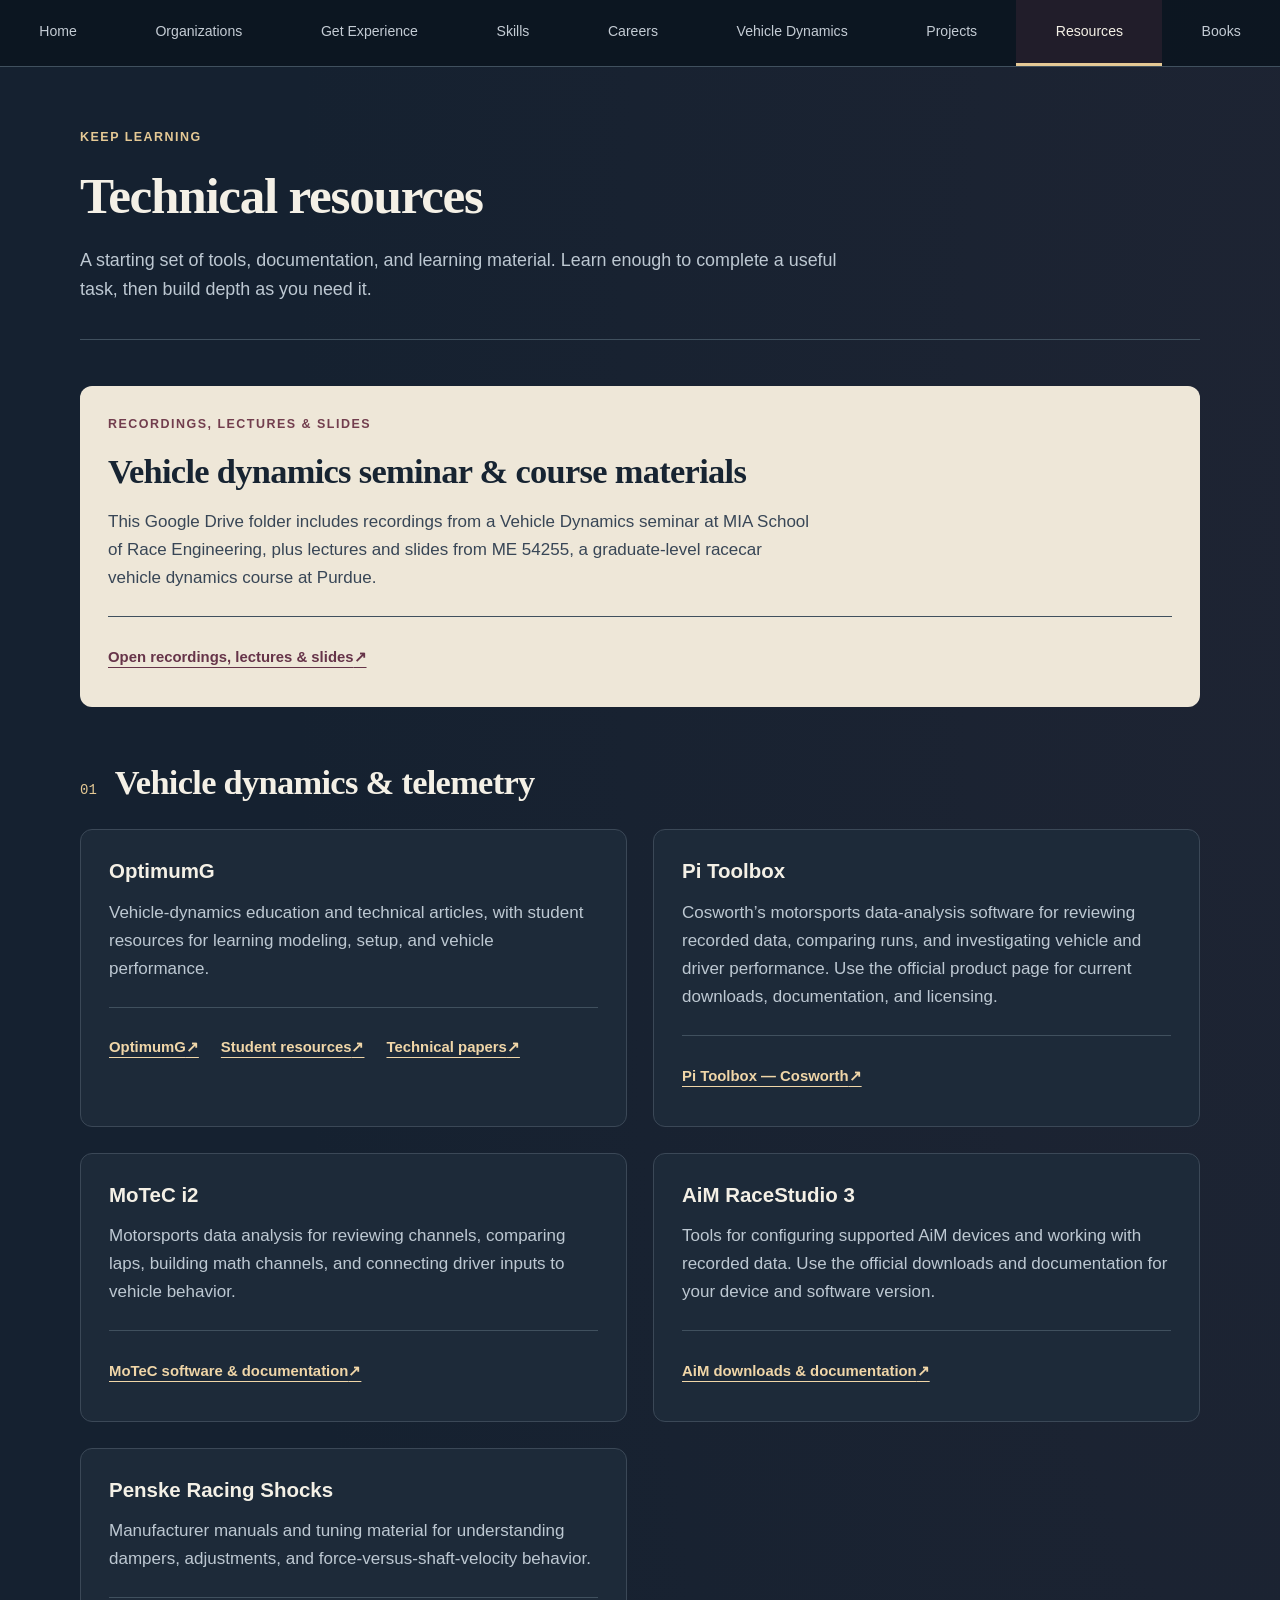
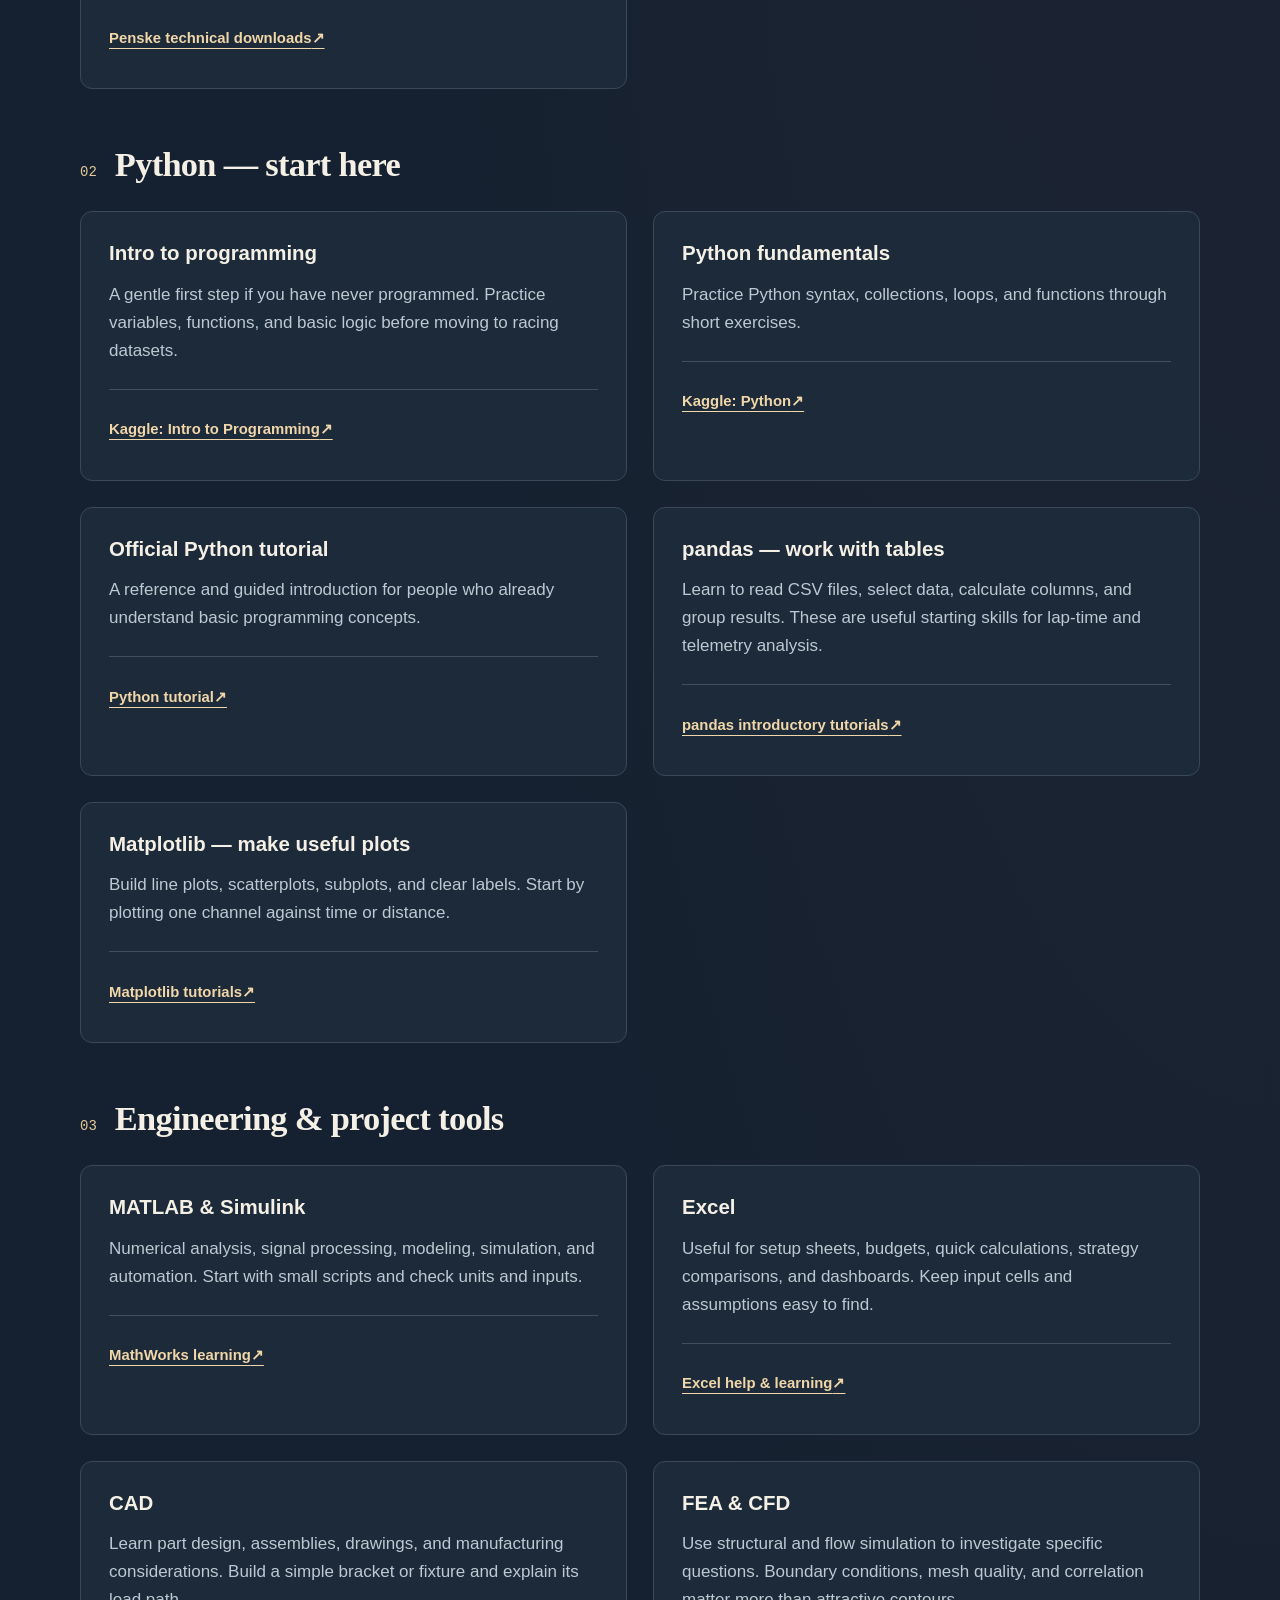
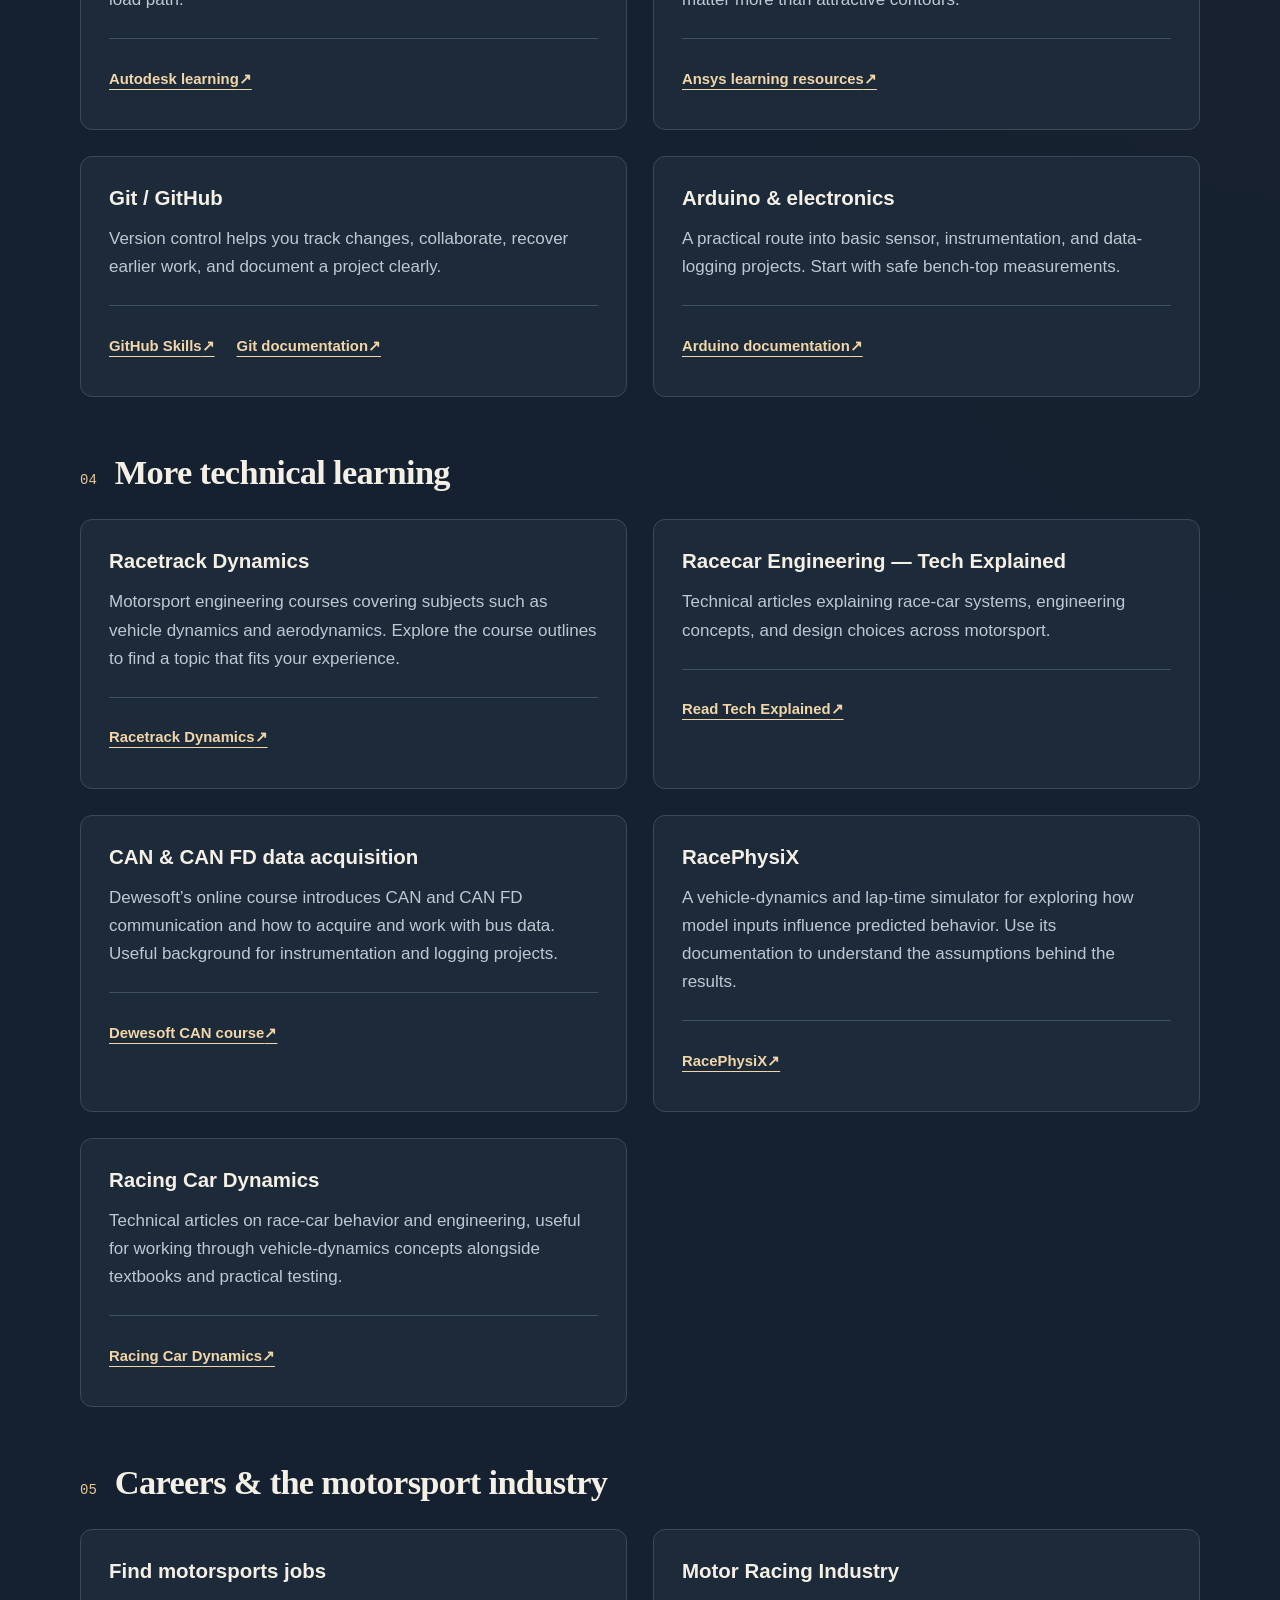
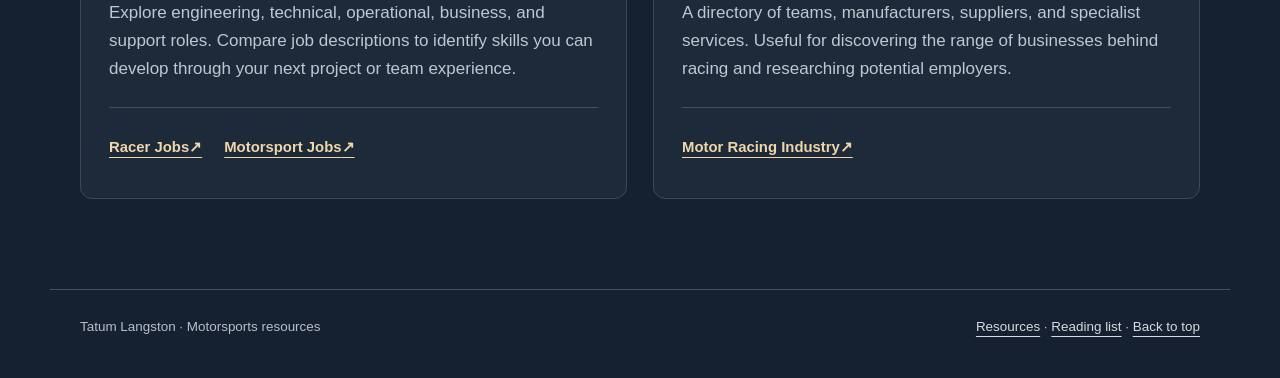
<file: resources.html>
<!doctype html><html lang="en"><head><meta charset="utf-8"><meta name="viewport" content="width=device-width,initial-scale=1"><meta name="description" content="Practical motorsports resources, student racing organizations, vehicle dynamics, and career guidance from Tatum Langston."><meta name="theme-color" content="#101925"><title>Resources | Tatum Langston</title><link rel="stylesheet" href="styles.css"><script src="site.js" defer></script></head><body><a class="skip" href="#main">Skip to content</a><header class="topbar"><nav class="nav" aria-label="Main navigation"><a href="index.html">Home</a><a href="organizations.html">Organizations</a><a href="experience.html">Get Experience</a><a href="skills.html">Skills</a><a href="careers.html">Careers</a><a href="vehicle-dynamics.html">Vehicle Dynamics</a><a href="projects.html">Projects</a><a href="resources.html" aria-current="page">Resources</a><a href="books.html">Books</a></nav></header><main id="main"><header class="pagehead"><p class="eyebrow">Keep learning</p><h1>Technical resources</h1><p class="lead">A starting set of tools, documentation, and learning material. Learn enough to complete a useful task, then build depth as you need it.</p></header><article class="card resource-feature cream"><p class="eyebrow" style="color:#723e4e">Recordings, lectures & slides</p><h2>Vehicle dynamics seminar & course materials</h2><p>This Google Drive folder includes recordings from a Vehicle Dynamics seminar at MIA School of Race Engineering, plus lectures and slides from ME 54255, a graduate-level racecar vehicle dynamics course at Purdue.</p><div class="links"><a href="https://drive.google.com/drive/folders/10Iy0Ycy1hV00RteSvgVl-vmbamHn3wUH?usp=sharing" target="_blank" rel="noopener noreferrer">Open recordings, lectures &amp; slides <span aria-hidden="true">↗</span></a></div></article><section class="section"><div class="section-title"><span class="section-num">01</span><h2>Vehicle dynamics & telemetry</h2></div><div class="grid"><article class="card"><h3>OptimumG</h3><p>Vehicle-dynamics education and technical articles, with student resources for learning modeling, setup, and vehicle performance.</p><div class="links"><a href="https://optimumg.com/" target="_blank" rel="noopener noreferrer">OptimumG <span aria-hidden="true">↗</span></a><a href="https://students.optimumg.com/" target="_blank" rel="noopener noreferrer">Student resources <span aria-hidden="true">↗</span></a><a href="https://optimumg.com/technical-papers/" target="_blank" rel="noopener noreferrer">Technical papers <span aria-hidden="true">↗</span></a></div></article><article class="card"><h3>Pi Toolbox</h3><p>Cosworth’s motorsports data-analysis software for reviewing recorded data, comparing runs, and investigating vehicle and driver performance. Use the official product page for current downloads, documentation, and licensing.</p><div class="links"><a href="https://www.cosworth.com/motorsport/products/pi-toolbox/" target="_blank" rel="noopener noreferrer">Pi Toolbox — Cosworth <span aria-hidden="true">↗</span></a></div></article><article class="card"><h3>MoTeC i2</h3><p>Motorsports data analysis for reviewing channels, comparing laps, building math channels, and connecting driver inputs to vehicle behavior.</p><div class="links"><a href="https://www.motec.com.au/" target="_blank" rel="noopener noreferrer">MoTeC software &amp; documentation <span aria-hidden="true">↗</span></a></div></article><article class="card"><h3>AiM RaceStudio 3</h3><p>Tools for configuring supported AiM devices and working with recorded data. Use the official downloads and documentation for your device and software version.</p><div class="links"><a href="https://www.aim-sportline.com/us/sw-fw-download.htm" target="_blank" rel="noopener noreferrer">AiM downloads &amp; documentation <span aria-hidden="true">↗</span></a></div></article><article class="card"><h3>Penske Racing Shocks</h3><p>Manufacturer manuals and tuning material for understanding dampers, adjustments, and force-versus-shaft-velocity behavior.</p><div class="links"><a href="https://www.penskeshocks.com/resources/downloads" target="_blank" rel="noopener noreferrer">Penske technical downloads <span aria-hidden="true">↗</span></a></div></article></div></section><section class="section"><div class="section-title"><span class="section-num">02</span><h2>Python — start here</h2></div><div class="grid"><article class="card"><h3>Intro to programming</h3><p>A gentle first step if you have never programmed. Practice variables, functions, and basic logic before moving to racing datasets.</p><div class="links"><a href="https://www.kaggle.com/learn/intro-to-programming/course" target="_blank" rel="noopener noreferrer">Kaggle: Intro to Programming <span aria-hidden="true">↗</span></a></div></article><article class="card"><h3>Python fundamentals</h3><p>Practice Python syntax, collections, loops, and functions through short exercises.</p><div class="links"><a href="https://www.kaggle.com/learn/python" target="_blank" rel="noopener noreferrer">Kaggle: Python <span aria-hidden="true">↗</span></a></div></article><article class="card"><h3>Official Python tutorial</h3><p>A reference and guided introduction for people who already understand basic programming concepts.</p><div class="links"><a href="https://docs.python.org/3/tutorial/index.html" target="_blank" rel="noopener noreferrer">Python tutorial <span aria-hidden="true">↗</span></a></div></article><article class="card"><h3>pandas — work with tables</h3><p>Learn to read CSV files, select data, calculate columns, and group results. These are useful starting skills for lap-time and telemetry analysis.</p><div class="links"><a href="https://pandas.pydata.org/docs/getting_started/intro_tutorials/" target="_blank" rel="noopener noreferrer">pandas introductory tutorials <span aria-hidden="true">↗</span></a></div></article><article class="card"><h3>Matplotlib — make useful plots</h3><p>Build line plots, scatterplots, subplots, and clear labels. Start by plotting one channel against time or distance.</p><div class="links"><a href="https://matplotlib.org/stable/tutorials/index.html" target="_blank" rel="noopener noreferrer">Matplotlib tutorials <span aria-hidden="true">↗</span></a></div></article></div></section><section class="section"><div class="section-title"><span class="section-num">03</span><h2>Engineering & project tools</h2></div><div class="grid"><article class="card"><h3>MATLAB & Simulink</h3><p>Numerical analysis, signal processing, modeling, simulation, and automation. Start with small scripts and check units and inputs.</p><div class="links"><a href="https://matlabacademy.mathworks.com/" target="_blank" rel="noopener noreferrer">MathWorks learning <span aria-hidden="true">↗</span></a></div></article><article class="card"><h3>Excel</h3><p>Useful for setup sheets, budgets, quick calculations, strategy comparisons, and dashboards. Keep input cells and assumptions easy to find.</p><div class="links"><a href="https://support.microsoft.com/excel" target="_blank" rel="noopener noreferrer">Excel help &amp; learning <span aria-hidden="true">↗</span></a></div></article><article class="card"><h3>CAD</h3><p>Learn part design, assemblies, drawings, and manufacturing considerations. Build a simple bracket or fixture and explain its load path.</p><div class="links"><a href="https://www.autodesk.com/learn" target="_blank" rel="noopener noreferrer">Autodesk learning <span aria-hidden="true">↗</span></a></div></article><article class="card"><h3>FEA & CFD</h3><p>Use structural and flow simulation to investigate specific questions. Boundary conditions, mesh quality, and correlation matter more than attractive contours.</p><div class="links"><a href="https://courses.ansys.com/" target="_blank" rel="noopener noreferrer">Ansys learning resources <span aria-hidden="true">↗</span></a></div></article><article class="card"><h3>Git / GitHub</h3><p>Version control helps you track changes, collaborate, recover earlier work, and document a project clearly.</p><div class="links"><a href="https://skills.github.com/" target="_blank" rel="noopener noreferrer">GitHub Skills <span aria-hidden="true">↗</span></a><a href="https://git-scm.com/doc" target="_blank" rel="noopener noreferrer">Git documentation <span aria-hidden="true">↗</span></a></div></article><article class="card"><h3>Arduino & electronics</h3><p>A practical route into basic sensor, instrumentation, and data-logging projects. Start with safe bench-top measurements.</p><div class="links"><a href="https://docs.arduino.cc/" target="_blank" rel="noopener noreferrer">Arduino documentation <span aria-hidden="true">↗</span></a></div></article></div></section><section class="section"><div class="section-title"><span class="section-num">04</span><h2>More technical learning</h2></div><div class="grid"><article class="card"><h3>Racetrack Dynamics</h3><p>Motorsport engineering courses covering subjects such as vehicle dynamics and aerodynamics. Explore the course outlines to find a topic that fits your experience.</p><div class="links"><a href="https://racetrackdynamics.com/" target="_blank" rel="noopener noreferrer">Racetrack Dynamics <span aria-hidden="true">↗</span></a></div></article><article class="card"><h3>Racecar Engineering — Tech Explained</h3><p>Technical articles explaining race-car systems, engineering concepts, and design choices across motorsport.</p><div class="links"><a href="https://www.racecar-engineering.com/category/tech-explained/" target="_blank" rel="noopener noreferrer">Read Tech Explained <span aria-hidden="true">↗</span></a></div></article><article class="card"><h3>CAN & CAN FD data acquisition</h3><p>Dewesoft’s online course introduces CAN and CAN FD communication and how to acquire and work with bus data. Useful background for instrumentation and logging projects.</p><div class="links"><a href="https://dewesoft.com/academy/online/can-bus-can-fd-data-acquisition" target="_blank" rel="noopener noreferrer">Dewesoft CAN course <span aria-hidden="true">↗</span></a></div></article><article class="card"><h3>RacePhysiX</h3><p>A vehicle-dynamics and lap-time simulator for exploring how model inputs influence predicted behavior. Use its documentation to understand the assumptions behind the results.</p><div class="links"><a href="https://racephysix.com/" target="_blank" rel="noopener noreferrer">RacePhysiX <span aria-hidden="true">↗</span></a></div></article><article class="card"><h3>Racing Car Dynamics</h3><p>Technical articles on race-car behavior and engineering, useful for working through vehicle-dynamics concepts alongside textbooks and practical testing.</p><div class="links"><a href="https://racingcardynamics.com/" target="_blank" rel="noopener noreferrer">Racing Car Dynamics <span aria-hidden="true">↗</span></a></div></article></div></section><section class="section"><div class="section-title"><span class="section-num">05</span><h2>Careers & the motorsport industry</h2></div><div class="grid"><article class="card"><h3>Find motorsports jobs</h3><p>Explore engineering, technical, operational, business, and support roles. Compare job descriptions to identify skills you can develop through your next project or team experience.</p><div class="links"><a href="https://www.racerjobs.com/" target="_blank" rel="noopener noreferrer">Racer Jobs <span aria-hidden="true">↗</span></a><a href="https://www.motorsportjobs.com/en" target="_blank" rel="noopener noreferrer">Motorsport Jobs <span aria-hidden="true">↗</span></a></div></article><article class="card"><h3>Motor Racing Industry</h3><p>A directory of teams, manufacturers, suppliers, and specialist services. Useful for discovering the range of businesses behind racing and researching potential employers.</p><div class="links"><a href="https://www.motorracingindustry.com/" target="_blank" rel="noopener noreferrer">Motor Racing Industry <span aria-hidden="true">↗</span></a></div></article></div></section></main><footer class="footer"><span>Tatum Langston · Motorsports resources</span><span><a href="resources.html">Resources</a> · <a href="books.html">Reading list</a> · <a href="#main">Back to top</a></span></footer></body></html>
</file>
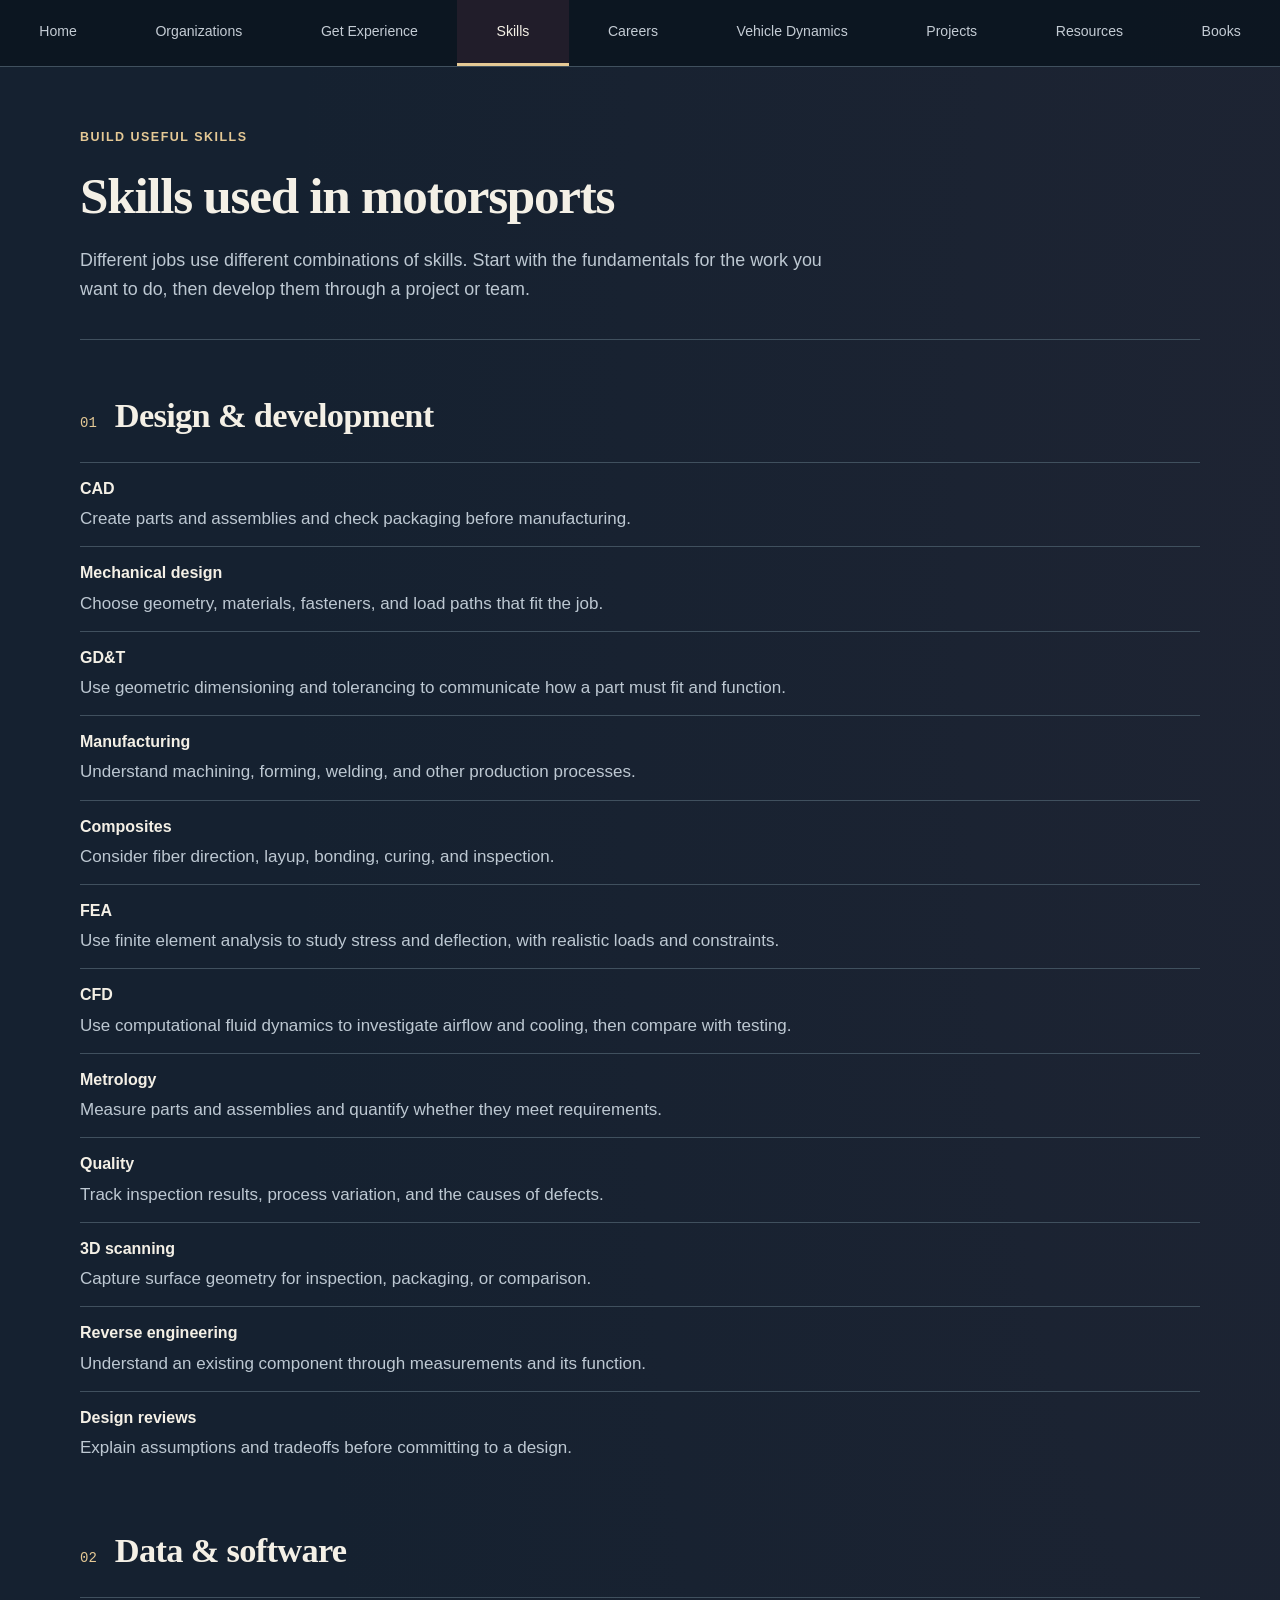
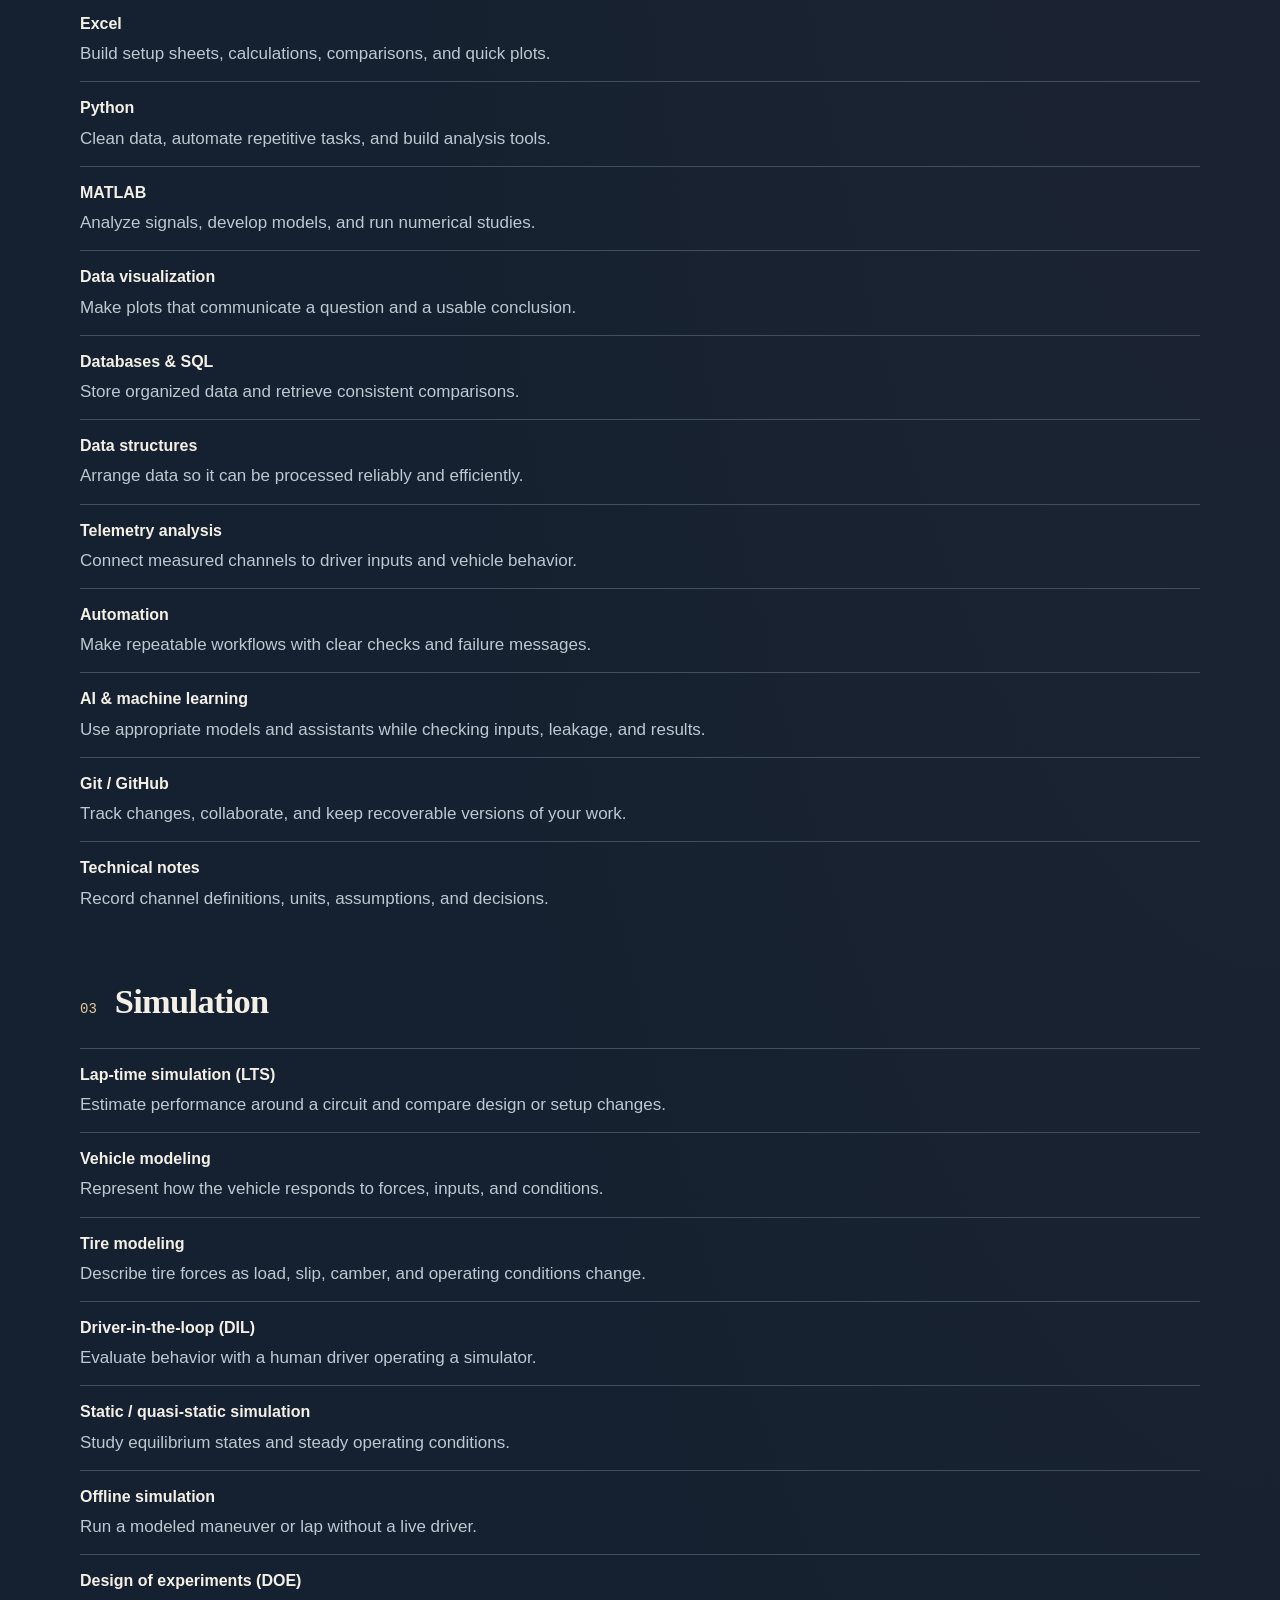
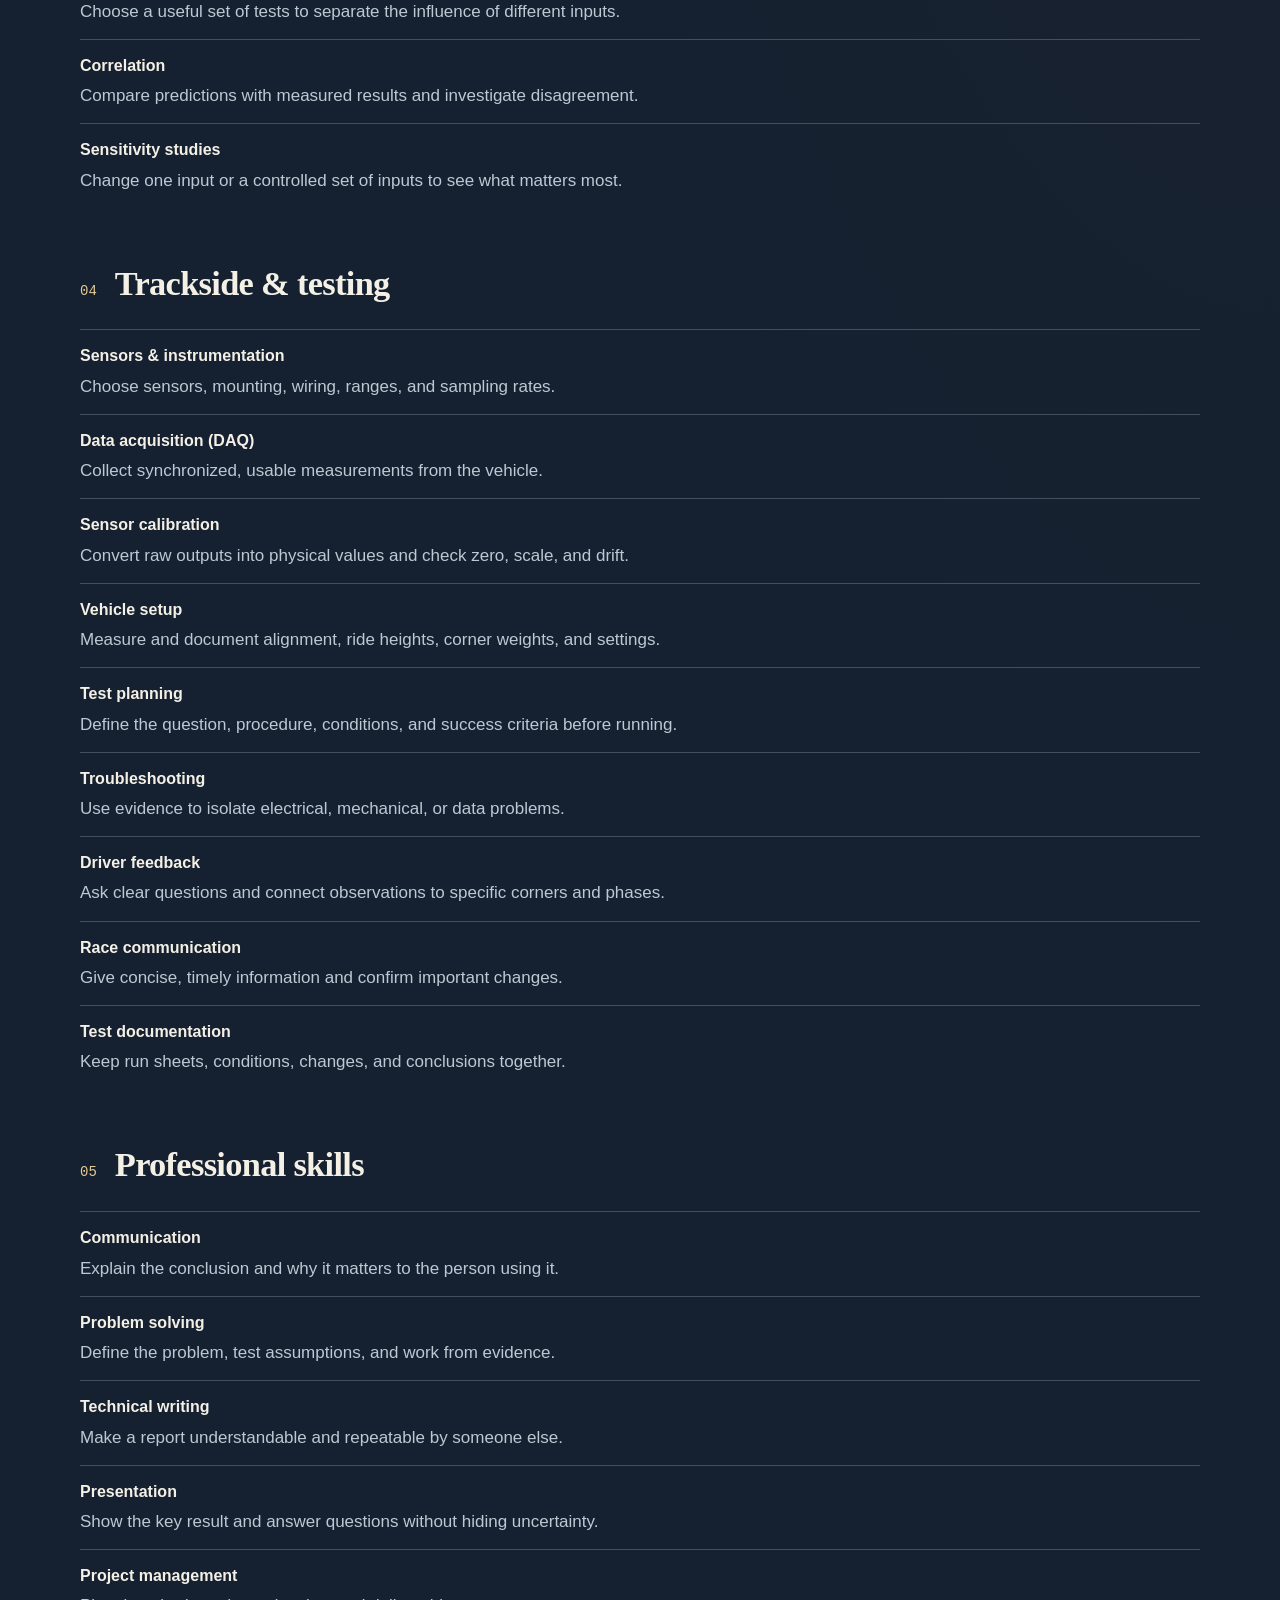
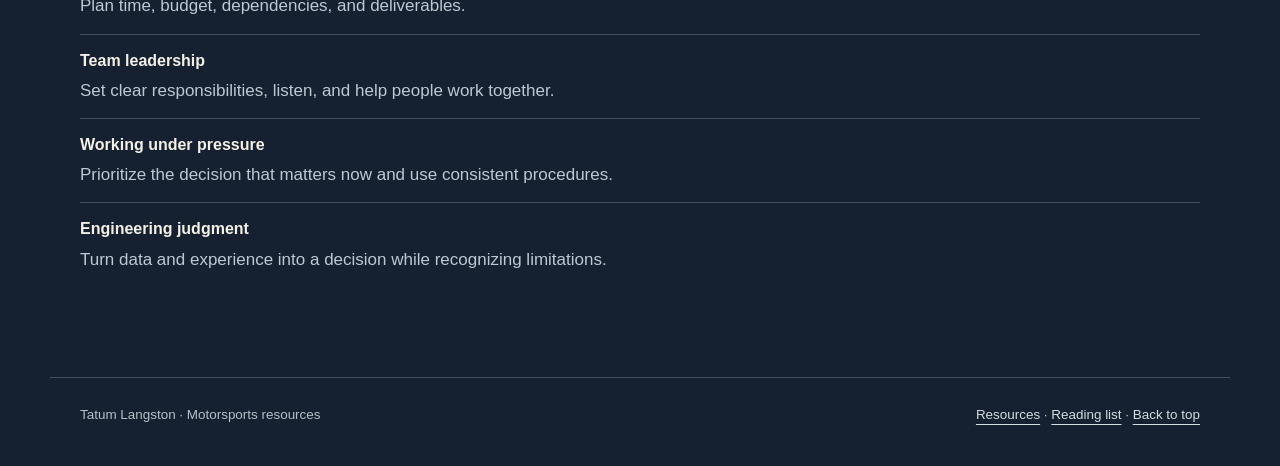
<file: skills.html>
<!doctype html><html lang="en"><head><meta charset="utf-8"><meta name="viewport" content="width=device-width,initial-scale=1"><meta name="description" content="Practical motorsports resources, student racing organizations, vehicle dynamics, and career guidance from Tatum Langston."><meta name="theme-color" content="#101925"><title>Skills | Tatum Langston</title><link rel="stylesheet" href="styles.css"><script src="site.js" defer></script></head><body><a class="skip" href="#main">Skip to content</a><header class="topbar"><nav class="nav" aria-label="Main navigation"><a href="index.html">Home</a><a href="organizations.html">Organizations</a><a href="experience.html">Get Experience</a><a href="skills.html" aria-current="page">Skills</a><a href="careers.html">Careers</a><a href="vehicle-dynamics.html">Vehicle Dynamics</a><a href="projects.html">Projects</a><a href="resources.html">Resources</a><a href="books.html">Books</a></nav></header><main id="main"><header class="pagehead"><p class="eyebrow">Build useful skills</p><h1>Skills used in motorsports</h1><p class="lead">Different jobs use different combinations of skills. Start with the fundamentals for the work you want to do, then develop them through a project or team.</p></header><section class="section"><div class="section-title"><span class="section-num">01</span><h2>Design & development</h2></div><ul class="skill-list"><li><strong>CAD</strong>Create parts and assemblies and check packaging before manufacturing.</li><li><strong>Mechanical design</strong>Choose geometry, materials, fasteners, and load paths that fit the job.</li><li><strong>GD&amp;T</strong>Use geometric dimensioning and tolerancing to communicate how a part must fit and function.</li><li><strong>Manufacturing</strong>Understand machining, forming, welding, and other production processes.</li><li><strong>Composites</strong>Consider fiber direction, layup, bonding, curing, and inspection.</li><li><strong>FEA</strong>Use finite element analysis to study stress and deflection, with realistic loads and constraints.</li><li><strong>CFD</strong>Use computational fluid dynamics to investigate airflow and cooling, then compare with testing.</li><li><strong>Metrology</strong>Measure parts and assemblies and quantify whether they meet requirements.</li><li><strong>Quality</strong>Track inspection results, process variation, and the causes of defects.</li><li><strong>3D scanning</strong>Capture surface geometry for inspection, packaging, or comparison.</li><li><strong>Reverse engineering</strong>Understand an existing component through measurements and its function.</li><li><strong>Design reviews</strong>Explain assumptions and tradeoffs before committing to a design.</li></ul></section><section class="section"><div class="section-title"><span class="section-num">02</span><h2>Data & software</h2></div><ul class="skill-list"><li><strong>Excel</strong>Build setup sheets, calculations, comparisons, and quick plots.</li><li><strong>Python</strong>Clean data, automate repetitive tasks, and build analysis tools.</li><li><strong>MATLAB</strong>Analyze signals, develop models, and run numerical studies.</li><li><strong>Data visualization</strong>Make plots that communicate a question and a usable conclusion.</li><li><strong>Databases &amp; SQL</strong>Store organized data and retrieve consistent comparisons.</li><li><strong>Data structures</strong>Arrange data so it can be processed reliably and efficiently.</li><li><strong>Telemetry analysis</strong>Connect measured channels to driver inputs and vehicle behavior.</li><li><strong>Automation</strong>Make repeatable workflows with clear checks and failure messages.</li><li><strong>AI &amp; machine learning</strong>Use appropriate models and assistants while checking inputs, leakage, and results.</li><li><strong>Git / GitHub</strong>Track changes, collaborate, and keep recoverable versions of your work.</li><li><strong>Technical notes</strong>Record channel definitions, units, assumptions, and decisions.</li></ul></section><section class="section"><div class="section-title"><span class="section-num">03</span><h2>Simulation</h2></div><ul class="skill-list"><li><strong>Lap-time simulation (LTS)</strong>Estimate performance around a circuit and compare design or setup changes.</li><li><strong>Vehicle modeling</strong>Represent how the vehicle responds to forces, inputs, and conditions.</li><li><strong>Tire modeling</strong>Describe tire forces as load, slip, camber, and operating conditions change.</li><li><strong>Driver-in-the-loop (DIL)</strong>Evaluate behavior with a human driver operating a simulator.</li><li><strong>Static / quasi-static simulation</strong>Study equilibrium states and steady operating conditions.</li><li><strong>Offline simulation</strong>Run a modeled maneuver or lap without a live driver.</li><li><strong>Design of experiments (DOE)</strong>Choose a useful set of tests to separate the influence of different inputs.</li><li><strong>Correlation</strong>Compare predictions with measured results and investigate disagreement.</li><li><strong>Sensitivity studies</strong>Change one input or a controlled set of inputs to see what matters most.</li></ul></section><section class="section"><div class="section-title"><span class="section-num">04</span><h2>Trackside & testing</h2></div><ul class="skill-list"><li><strong>Sensors &amp; instrumentation</strong>Choose sensors, mounting, wiring, ranges, and sampling rates.</li><li><strong>Data acquisition (DAQ)</strong>Collect synchronized, usable measurements from the vehicle.</li><li><strong>Sensor calibration</strong>Convert raw outputs into physical values and check zero, scale, and drift.</li><li><strong>Vehicle setup</strong>Measure and document alignment, ride heights, corner weights, and settings.</li><li><strong>Test planning</strong>Define the question, procedure, conditions, and success criteria before running.</li><li><strong>Troubleshooting</strong>Use evidence to isolate electrical, mechanical, or data problems.</li><li><strong>Driver feedback</strong>Ask clear questions and connect observations to specific corners and phases.</li><li><strong>Race communication</strong>Give concise, timely information and confirm important changes.</li><li><strong>Test documentation</strong>Keep run sheets, conditions, changes, and conclusions together.</li></ul></section><section class="section"><div class="section-title"><span class="section-num">05</span><h2>Professional skills</h2></div><ul class="skill-list"><li><strong>Communication</strong>Explain the conclusion and why it matters to the person using it.</li><li><strong>Problem solving</strong>Define the problem, test assumptions, and work from evidence.</li><li><strong>Technical writing</strong>Make a report understandable and repeatable by someone else.</li><li><strong>Presentation</strong>Show the key result and answer questions without hiding uncertainty.</li><li><strong>Project management</strong>Plan time, budget, dependencies, and deliverables.</li><li><strong>Team leadership</strong>Set clear responsibilities, listen, and help people work together.</li><li><strong>Working under pressure</strong>Prioritize the decision that matters now and use consistent procedures.</li><li><strong>Engineering judgment</strong>Turn data and experience into a decision while recognizing limitations.</li></ul></section></main><footer class="footer"><span>Tatum Langston · Motorsports resources</span><span><a href="resources.html">Resources</a> · <a href="books.html">Reading list</a> · <a href="#main">Back to top</a></span></footer></body></html>
</file>
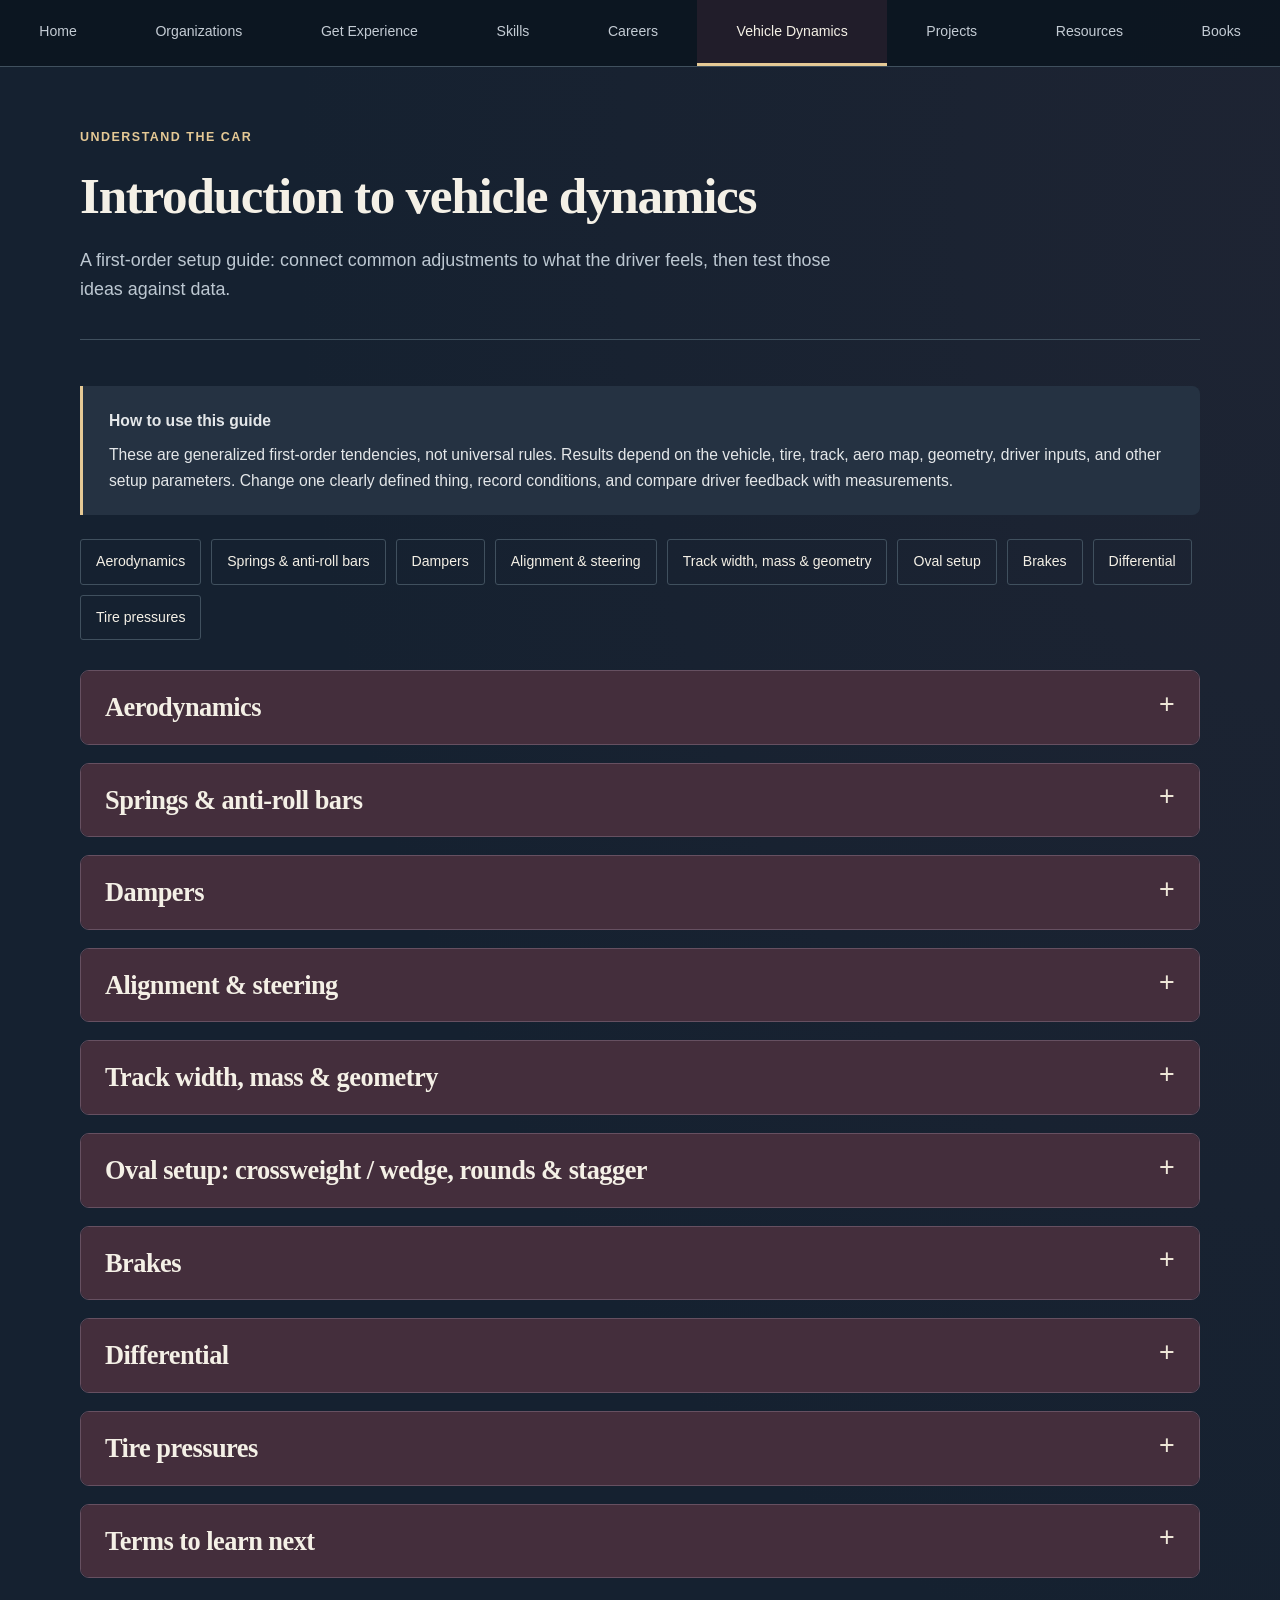
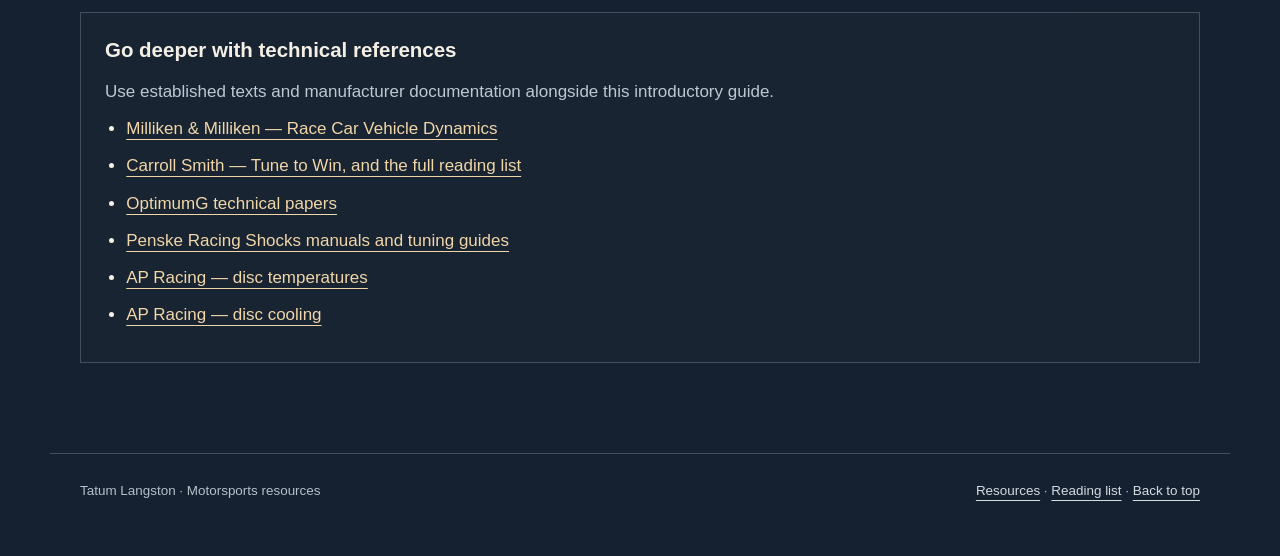
<file: vehicle-dynamics.html>
<!doctype html><html lang="en"><head><meta charset="utf-8"><meta name="viewport" content="width=device-width,initial-scale=1"><meta name="description" content="Practical motorsports resources, student racing organizations, vehicle dynamics, and career guidance from Tatum Langston."><meta name="theme-color" content="#101925"><title>Vehicle Dynamics | Tatum Langston</title><link rel="stylesheet" href="styles.css"><script src="site.js" defer></script></head><body><a class="skip" href="#main">Skip to content</a><header class="topbar"><nav class="nav" aria-label="Main navigation"><a href="index.html">Home</a><a href="organizations.html">Organizations</a><a href="experience.html">Get Experience</a><a href="skills.html">Skills</a><a href="careers.html">Careers</a><a href="vehicle-dynamics.html" aria-current="page">Vehicle Dynamics</a><a href="projects.html">Projects</a><a href="resources.html">Resources</a><a href="books.html">Books</a></nav></header><main id="main"><header class="pagehead"><p class="eyebrow">Understand the car</p><h1>Introduction to vehicle dynamics</h1><p class="lead">A first-order setup guide: connect common adjustments to what the driver feels, then test those ideas against data.</p></header><div class="note"><strong>How to use this guide</strong>These are generalized first-order tendencies, not universal rules. Results depend on the vehicle, tire, track, aero map, geometry, driver inputs, and other setup parameters. Change one clearly defined thing, record conditions, and compare driver feedback with measurements.</div><nav class="topic-nav" aria-label="Vehicle dynamics topics"><a href="#aero">Aerodynamics</a><a href="#springs">Springs & anti-roll bars</a><a href="#dampers">Dampers</a><a href="#alignment">Alignment & steering</a><a href="#geometry">Track width, mass & geometry</a><a href="#oval">Oval setup</a><a href="#brakes">Brakes</a><a href="#differential">Differential</a><a href="#tires">Tire pressures</a></nav><details id="aero" class="dynamics-section"><summary><h2>Aerodynamics</h2><span class="expand-label" aria-hidden="true"></span></summary><div class="dynamics-body"><article class="adjustment"><h3>More front aero</h3><dl><dt>Typical effect</dt><dd>More front lateral capacity at speed; usually less high-speed understeer.</dd><dt>Where it matters</dt><dd>Fast corners</dd><dt>Why</dt><dd>More aerodynamic load at the front shifts the available axle force balance.</dd><dt>Opposite adjustment</dt><dd>Less front aero usually shifts balance toward high-speed understeer.</dd><dt>Conditions</dt><dd>Tire load sensitivity, drag, and the complete aero map still matter.</dd></dl></article><article class="adjustment"><h3>More rear aero</h3><dl><dt>Typical effect</dt><dd>Usually more rear stability and less high-speed oversteer.</dd><dt>Where it matters</dt><dd>Fast corners and exit</dd><dt>Why</dt><dd>Additional rear vertical load increases rear lateral capacity.</dd><dt>Opposite adjustment</dt><dd>Less rear aero can reduce rear stability while reducing drag.</dd><dt>Conditions</dt><dd>The balance shift matters as well as the total downforce.</dd></dl></article><article class="adjustment"><h3>Aero balance forward / rearward</h3><dl><dt>Typical effect</dt><dd>Forward generally adds high-speed rotation; rearward generally adds stability.</dd><dt>Where it matters</dt><dd>Fast corners</dd><dt>Why</dt><dd>The front share of aerodynamic load changes relative to the rear.</dd><dt>Opposite adjustment</dt><dd>Moving balance rearward reverses the usual tendency of moving it forward.</dd><dt>Conditions</dt><dd>A balance change does not necessarily mean more total downforce.</dd></dl></article><article class="adjustment"><h3>Lower front ride height / splitter</h3><dl><dt>Typical effect</dt><dd>Can increase front or total downforce within the intended operating window.</dd><dt>Where it matters</dt><dd>High-speed running</dd><dt>Why</dt><dd>Changes the pressure distribution around the nose and underfloor.</dd><dt>Opposite adjustment</dt><dd>Raising the front changes ground interaction and may reduce load in that operating range.</dd><dt>Conditions</dt><dd>Too low can cause bottoming, flow separation, choking, or abrupt aero changes. Use the aero map.</dd></dl></article><article class="adjustment"><h3>Lower rear ride height</h3><dl><dt>Typical effect</dt><dd>Changes floor and diffuser performance and aero balance.</dd><dt>Where it matters</dt><dd>High-speed running</dd><dt>Why</dt><dd>Changes underfloor geometry, expansion, and pressure recovery.</dd><dt>Opposite adjustment</dt><dd>Raising the rear moves the vehicle to a different aero-map operating point.</dd><dt>Conditions</dt><dd>There is no universal understeer or oversteer direction.</dd></dl></article><article class="adjustment"><h3>More rake</h3><dl><dt>Typical effect</dt><dd>Changes downforce and aero balance.</dd><dt>Where it matters</dt><dd>Aero-platform control</dd><dt>Why</dt><dd>Changes the inclination of the vehicle and underfloor relative to the track.</dd><dt>Opposite adjustment</dt><dd>Less rake creates a flatter platform and a different aero operating point.</dd><dt>Conditions</dt><dd>More rake does not always add front grip. Evaluate ride height, yaw, roll, and pitch together.</dd></dl></article><article class="adjustment"><h3>More front wing angle</h3><dl><dt>Typical effect</dt><dd>Usually more front load and drag before stall.</dd><dt>Where it matters</dt><dd>Fast corners and straights</dd><dt>Why</dt><dd>Changes wing circulation and pressure difference.</dd><dt>Opposite adjustment</dt><dd>Less angle generally reduces front load and drag.</dd><dt>Conditions</dt><dd>Effects depend on geometry, interaction with the rest of the car, and flow separation.</dd></dl></article><article class="adjustment"><h3>More rear wing angle</h3><dl><dt>Typical effect</dt><dd>Usually more rear grip and stability, with more drag.</dd><dt>Where it matters</dt><dd>Fast corners and straights</dd><dt>Why</dt><dd>Increases rear aerodynamic loading within the useful range.</dd><dt>Opposite adjustment</dt><dd>Less angle usually reduces rear load and can improve straight-line speed.</dd><dt>Conditions</dt><dd>Maximum speed also depends on power, gearing, and the rest of the aero package.</dd></dl></article><article class="adjustment"><h3>Larger gurney / wicker</h3><dl><dt>Typical effect</dt><dd>Can increase element loading and drag.</dd><dt>Where it matters</dt><dd>High-speed running</dd><dt>Why</dt><dd>Changes the trailing-edge flow and pressure distribution.</dd><dt>Opposite adjustment</dt><dd>A smaller gurney generally reduces its loading effect.</dd><dt>Conditions</dt><dd>The location determines which axle gains load; gains are not unlimited.</dd></dl></article><article class="adjustment"><h3>More effective diffuser</h3><dl><dt>Typical effect</dt><dd>Can increase underfloor contribution to downforce.</dd><dt>Where it matters</dt><dd>High-speed running</dd><dt>Why</dt><dd>A well-matched diffuser supports useful underbody flow and pressure recovery.</dd><dt>Opposite adjustment</dt><dd>Reduced diffuser effectiveness can reduce underfloor load.</dd><dt>Conditions</dt><dd>Handling follows the resulting aero balance. “More diffuser” does not automatically mean more rotation.</dd></dl></article><article class="adjustment"><h3>Drag trim</h3><dl><dt>Typical effect</dt><dd>Can improve straight-line speed while reducing aero grip.</dd><dt>Where it matters</dt><dd>Straights versus fast corners</dd><dt>Why</dt><dd>Trades aerodynamic load for lower resistance.</dd><dt>Opposite adjustment</dt><dd>More downforce generally brings greater drag and cornering potential.</dd><dt>Conditions</dt><dd>Choose for the circuit, passing requirements, and vehicle power.</dd></dl></article></div></details><details id="springs" class="dynamics-section"><summary><h2>Springs & anti-roll bars</h2><span class="expand-label" aria-hidden="true"></span></summary><div class="dynamics-body"><article class="adjustment"><h3>Stiffer front springs</h3><dl><dt>Typical effect</dt><dd>More platform support; often an understeer tendency and less compliance.</dd><dt>Where it matters</dt><dd>Braking, roll, and sustained cornering</dd><dt>Why</dt><dd>Raises front wheel/ride stiffness and can increase the front share of elastic lateral load transfer.</dd><dt>Opposite adjustment</dt><dd>Softer front springs allow more movement and may improve mechanical grip on uneven surfaces.</dd><dt>Conditions</dt><dd>Aero-platform benefits, geometry, travel, and bump-stop contact can outweigh the simple mechanical tendency.</dd></dl></article><article class="adjustment"><h3>Stiffer rear springs</h3><dl><dt>Typical effect</dt><dd>More rear platform support; often more rotation and less rear compliance.</dd><dt>Where it matters</dt><dd>Cornering and throttle transitions</dd><dt>Why</dt><dd>Can increase the rear share of elastic lateral load transfer and reduce surface compliance.</dd><dt>Opposite adjustment</dt><dd>Softer rear springs often improve rear compliance but allow more platform movement.</dd><dt>Conditions</dt><dd>Evaluate the actual wheel rates and aero-platform response, not just the spring labels.</dd></dl></article><article class="adjustment"><h3>Stiffer front anti-roll bar</h3><dl><dt>Typical effect</dt><dd>Usually more understeer.</dd><dt>Where it matters</dt><dd>Lateral loading</dd><dt>Why</dt><dd>Increases the front share of elastic lateral load transfer, which can reduce combined front-tire capability through load sensitivity.</dd><dt>Opposite adjustment</dt><dd>A softer front bar usually reduces that front share and can improve front mechanical grip.</dd><dt>Conditions</dt><dd>Camber control, suspension geometry, inside-wheel unloading, and aero can alter the outcome.</dd></dl></article><article class="adjustment"><h3>Stiffer rear anti-roll bar</h3><dl><dt>Typical effect</dt><dd>Usually more rotation or oversteer tendency.</dd><dt>Where it matters</dt><dd>Lateral loading</dd><dt>Why</dt><dd>Increases the rear share of elastic lateral load transfer.</dd><dt>Opposite adjustment</dt><dd>A softer rear bar usually adds rear grip or stability.</dd><dt>Conditions</dt><dd>An unloaded inside driven tire can limit traction; differential behavior matters.</dd></dl></article><article class="adjustment"><h3>Stiffer at both ends</h3><dl><dt>Typical effect</dt><dd>Less movement and potentially better platform control, not automatically more grip.</dd><dt>Where it matters</dt><dd>Roll, pitch, and heave</dd><dt>Why</dt><dd>Changes body-motion response and compliance; stiffness distribution determines much of the balance effect.</dd><dt>Opposite adjustment</dt><dd>Softer overall settings increase movement and surface compliance.</dd><dt>Conditions</dt><dd>Preserve adequate travel and evaluate tires, track roughness, and aero together.</dd></dl></article><article class="adjustment"><h3>Earlier bump-stop / bump-spring engagement</h3><dl><dt>Typical effect</dt><dd>Can sharply increase effective wheel rate and change balance.</dd><dt>Where it matters</dt><dd>Large displacement and aero loading</dd><dt>Why</dt><dd>An additional spring element becomes active as suspension travel is used.</dd><dt>Opposite adjustment</dt><dd>Later engagement preserves the initial rate over more travel.</dd><dt>Conditions</dt><dd>Rate, gap, motion ratio, and which corners engage are all important.</dd></dl></article></div></details><details id="dampers" class="dynamics-section"><summary><h2>Dampers</h2><span class="expand-label" aria-hidden="true"></span></summary><div class="dynamics-body"><p class="section-intro">Dampers primarily shape transient motion and the timing of load transfer. They do not simply change the total acceleration-driven load transfer.</p><div class="card cream"><h3>Damper shaft-velocity guide</h3><p>“Low speed” and “high speed” describe how fast the damper shaft moves, not how fast the car travels. The dividing point depends on the damper and its valving.</p><div class="role-list"><div class="role-item"><h4>Low shaft velocity</h4><p>Often associated with roll, pitch, heave, brake application/release, and steering transitions.</p></div><div class="role-item"><h4>High shaft velocity</h4><p>Often associated with curbs, sharp bumps, surface impacts, and sudden wheel movement.</p></div></div><p><strong>Compression:</strong> the damper shortens. <strong>Rebound:</strong> the damper extends. Adjuster ranges can overlap, so use the damper’s force–velocity curves and documentation.</p></div><article class="adjustment"><h3>More front low-speed compression</h3><dl><dt>Typical effect</dt><dd>Resists front compression and changes pitch/platform response.</dd><dt>Where it matters</dt><dd>Brake application and turn-in</dd><dt>Why</dt><dd>The damper produces more opposing force while the suspension compresses in the relevant velocity range.</dd><dt>Opposite adjustment</dt><dd>Less compression damping allows faster compression and can improve compliance.</dd><dt>Conditions</dt><dd>Too much can transmit disturbances into the chassis; do not assume a universal balance change.</dd></dl></article><article class="adjustment"><h3>More rear low-speed compression</h3><dl><dt>Typical effect</dt><dd>Resists rear compression and changes squat/roll response.</dd><dt>Where it matters</dt><dd>Throttle application and transitions</dd><dt>Why</dt><dd>Opposes rear suspension compression while it is moving.</dd><dt>Opposite adjustment</dt><dd>Less damping permits faster rear compression.</dd><dt>Conditions</dt><dd>Traction and rotation depend on geometry, tires, and the transient being considered.</dd></dl></article><article class="adjustment"><h3>More front low-speed rebound</h3><dl><dt>Typical effect</dt><dd>Slows front extension and can keep the front lower for longer during a transition.</dd><dt>Where it matters</dt><dd>Brake release and acceleration transitions</dd><dt>Why</dt><dd>Rebound force opposes suspension extension.</dd><dt>Opposite adjustment</dt><dd>Less rebound allows faster extension.</dd><dt>Conditions</dt><dd>It does not universally cause entry understeer; consider the complete maneuver.</dd></dl></article><article class="adjustment"><h3>More rear low-speed rebound</h3><dl><dt>Typical effect</dt><dd>Slows rear extension and changes transient rear loading.</dd><dt>Where it matters</dt><dd>Braking and roll transitions</dd><dt>Why</dt><dd>Resists rear droop while the suspension extends.</dd><dt>Opposite adjustment</dt><dd>Less rebound permits faster extension.</dd><dt>Conditions</dt><dd>The handling direction depends on which tires are extending and the vehicle architecture.</dd></dl></article><article class="adjustment"><h3>More high-speed compression</h3><dl><dt>Typical effect</dt><dd>Greater resistance to rapid compression; potentially less bump compliance.</dd><dt>Where it matters</dt><dd>Curbs, sharp bumps, and impacts</dd><dt>Why</dt><dd>Produces more force during rapid shaft movement.</dd><dt>Opposite adjustment</dt><dd>Less high-speed compression can let the wheel absorb an impact more readily.</dd><dt>Conditions</dt><dd>Too little can permit excess travel or bottoming; too much can reduce contact quality.</dd></dl></article><article class="adjustment"><h3>More high-speed rebound</h3><dl><dt>Typical effect</dt><dd>Slows wheel extension after a rapid compression event.</dd><dt>Where it matters</dt><dd>Recovery after bumps and curbs</dd><dt>Why</dt><dd>Opposes rapid suspension extension.</dd><dt>Opposite adjustment</dt><dd>Less rebound lets the wheel return more quickly but can allow oscillation.</dd><dt>Conditions</dt><dd>Excessive rebound can prevent recovery between repeated bumps and contribute to packing.</dd></dl></article></div></details><details id="alignment" class="dynamics-section"><summary><h2>Alignment & steering</h2><span class="expand-label" aria-hidden="true"></span></summary><div class="dynamics-body"><article class="adjustment"><h3>More front toe-out</h3><dl><dt>Typical effect</dt><dd>Often sharper initial response, with more scrub and potentially less straight-line stability.</dd><dt>Where it matters</dt><dd>Initial turn-in and straight-line running</dd><dt>Why</dt><dd>Changes the front tires’ initial directions and slip behavior.</dd><dt>Opposite adjustment</dt><dd>More toe-in often favors straight-line stability with a different initial response.</dd><dt>Conditions</dt><dd>Temperature, wear, compliance steer, and series conventions matter.</dd></dl></article><article class="adjustment"><h3>More rear toe-in</h3><dl><dt>Typical effect</dt><dd>Usually more rear stability and less willingness to rotate.</dd><dt>Where it matters</dt><dd>Corner entry and exit</dd><dt>Why</dt><dd>Changes rear tire slip behavior and stabilizing response.</dd><dt>Opposite adjustment</dt><dd>Less toe-in can free the rear; toe-out can be aggressive and destabilizing.</dd><dt>Conditions</dt><dd>More toe also increases scrub and can add heat and drag.</dd></dl></article><article class="adjustment"><h3>More negative front camber</h3><dl><dt>Typical effect</dt><dd>Can increase lateral grip toward the tire’s preferred loaded camber.</dd><dt>Where it matters</dt><dd>Cornering</dd><dt>Why</dt><dd>Helps the loaded tire operate at a favorable contact-patch orientation.</dd><dt>Opposite adjustment</dt><dd>Less negative camber may improve the straight-line footprint but reduce cornering capability.</dd><dt>Conditions</dt><dd>Beyond optimum it can reduce grip and increase inside-edge wear; braking is a tradeoff.</dd></dl></article><article class="adjustment"><h3>More negative rear camber</h3><dl><dt>Typical effect</dt><dd>Can increase rear lateral grip toward optimum.</dd><dt>Where it matters</dt><dd>Cornering versus acceleration</dd><dt>Why</dt><dd>Changes the orientation and load distribution of the rear contact patch.</dd><dt>Opposite adjustment</dt><dd>Less negative camber may support longitudinal traction at the cost of lateral performance.</dd><dt>Conditions</dt><dd>Excessive camber can hurt drive and braking capability.</dd></dl></article><article class="adjustment"><h3>More positive caster</h3><dl><dt>Typical effect</dt><dd>Changes steering-induced camber, self-centering, steering effort, and jacking.</dd><dt>Where it matters</dt><dd>Steering and cornering</dd><dt>Why</dt><dd>Alters the steering-axis geometry and wheel motion as steer angle changes.</dd><dt>Opposite adjustment</dt><dd>Less caster reduces some of those geometric effects.</dd><dt>Conditions</dt><dd>Do not equate more caster with a guaranteed gain in grip or driver feel.</dd></dl></article><article class="adjustment"><h3>More Ackermann</h3><dl><dt>Typical effect</dt><dd>Changes the inner-to-outer front steering-angle relationship.</dd><dt>Where it matters</dt><dd>Low-speed turns and loaded cornering</dd><dt>Why</dt><dd>Inside and outside tires follow different radii and may require different slip angles.</dd><dt>Opposite adjustment</dt><dd>Reduced or anti-Ackermann changes that relationship in the other direction.</dd><dt>Conditions</dt><dd>Race-tire load and slip-angle requirements may favor reduced Ackermann; more is not always better.</dd></dl></article><article class="adjustment"><h3>Faster steering ratio</h3><dl><dt>Typical effect</dt><dd>More road-wheel angle for the same steering-wheel movement.</dd><dt>Where it matters</dt><dd>Driver inputs</dd><dt>Why</dt><dd>Changes the conversion between steering-wheel and road-wheel angle.</dd><dt>Opposite adjustment</dt><dd>A slower ratio requires more hand movement for the same wheel angle.</dd><dt>Conditions</dt><dd>It does not inherently create more tire grip.</dd></dl></article></div></details><details id="geometry" class="dynamics-section"><summary><h2>Track width, mass & geometry</h2><span class="expand-label" aria-hidden="true"></span></summary><div class="dynamics-body"><article class="adjustment"><h3>Wider front track</h3><dl><dt>Typical effect</dt><dd>Often reduces front load transfer for a given front roll moment and may improve axle grip.</dd><dt>Where it matters</dt><dd>Lateral loading</dd><dt>Why</dt><dd>A wider lateral lever arm can support the same roll moment with a smaller wheel-load difference.</dd><dt>Opposite adjustment</dt><dd>Narrowing front track tends to increase that load difference, all else equal.</dd><dt>Conditions</dt><dd>Geometry, roll stiffness, camber, and overall load-transfer distribution also change.</dd></dl></article><article class="adjustment"><h3>Wider rear track</h3><dl><dt>Typical effect</dt><dd>Can improve rear axle grip or stability under comparable conditions.</dd><dt>Where it matters</dt><dd>Lateral loading</dd><dt>Why</dt><dd>Changes the lever arm that reacts rear roll moment.</dd><dt>Opposite adjustment</dt><dd>A narrower rear track can increase load difference and change rotation.</dd><dt>Conditions</dt><dd>Kart behavior is particularly coupled to jacking and inside-rear unloading; do not transfer car rules blindly.</dd></dl></article><article class="adjustment"><h3>Wheel offset change</h3><dl><dt>Typical effect</dt><dd>Changes track width and may change scrub radius and steering loads.</dd><dt>Where it matters</dt><dd>Steering, bearings, and suspension loading</dd><dt>Why</dt><dd>Moves the contact patch relative to the steering axis and hub.</dd><dt>Opposite adjustment</dt><dd>The reverse offset change moves those lever arms back the other way.</dd><dt>Conditions</dt><dd>Specify the actual wheel/contact-patch position. “More offset” alone is an ambiguous handling instruction.</dd></dl></article><article class="adjustment"><h3>Lower center of gravity</h3><dl><dt>Typical effect</dt><dd>Generally reduces acceleration-driven lateral and longitudinal load transfer.</dd><dt>Where it matters</dt><dd>Braking, acceleration, and cornering</dd><dt>Why</dt><dd>Reduces the moment arm between the center of gravity and the ground.</dd><dt>Opposite adjustment</dt><dd>A higher CG increases those moments.</dd><dt>Conditions</dt><dd>Ground clearance, geometry, and aero-platform limits still apply.</dd></dl></article><article class="adjustment"><h3>Move weight forward</h3><dl><dt>Typical effect</dt><dd>Increases front static load and often shifts steady-state balance toward understeer.</dd><dt>Where it matters</dt><dd>Steady cornering and braking</dd><dt>Why</dt><dd>Changes axle loads, tire load sensitivity, and the force each axle must provide.</dd><dt>Opposite adjustment</dt><dd>Moving weight rearward increases rear static load and may help rear-drive traction.</dd><dt>Conditions</dt><dd>Brake balance, tires, wheelbase, and transient behavior matter; entry stability is not guaranteed.</dd></dl></article><article class="adjustment"><h3>Centralize mass</h3><dl><dt>Typical effect</dt><dd>Reduces yaw inertia and can make yaw response quicker.</dd><dt>Where it matters</dt><dd>Transient direction changes</dd><dt>Why</dt><dd>Placing mass closer to the CG reduces its contribution to rotational inertia.</dd><dt>Opposite adjustment</dt><dd>Moving mass farther from the CG increases yaw inertia.</dd><dt>Conditions</dt><dd>Faster response is not automatically easier to drive.</dd></dl></article></div></details><details id="oval" class="dynamics-section"><summary><h2>Oval setup: crossweight / wedge, rounds & stagger</h2><span class="expand-label" aria-hidden="true"></span></summary><div class="dynamics-body"><p class="section-intro">Oval / generalized. Conventions and direction of travel matter. <strong>Wedge</strong> commonly refers to crossweight or an adjustment to it. <strong>Rounds</strong> are turns of a spring perch or jack bolt used to change the setup. They can change wedge and ride height, but rounds and wedge are not the same measurement.</p><div class="equation">Crossweight % = (RF + LR) / total vehicle weight × 100<br>Stagger = outside tire circumference − inside tire circumference</div><article class="adjustment"><h3>More RF/LR crossweight (wedge)</h3><dl><dt>Typical effect</dt><dd>Often a tighter tendency or more on-throttle stability in a conventional left-turn oval setup.</dd><dt>Where it matters</dt><dd>Oval cornering and exit</dd><dt>Why</dt><dd>Changes the diagonal distribution of static tire loads.</dd><dt>Opposite adjustment</dt><dd>Less RF/LR crossweight often frees the car.</dd><dt>Conditions</dt><dd>Highly dependent on banking, geometry, springs, stagger, track direction, and rear suspension.</dd></dl></article><article class="adjustment"><h3>Rounds: spring-perch / jack-bolt adjustment</h3><dl><dt>Typical effect</dt><dd>Changes corner loads, diagonal loads, and often ride height.</dd><dt>Where it matters</dt><dd>Static setup and platform</dd><dt>Why</dt><dd>Changes spring installation or preload and the equilibrium of the connected vehicle.</dd><dt>Opposite adjustment</dt><dd>Lowering it changes the equilibrium in the opposite adjustment direction.</dd><dt>Conditions</dt><dd>A “round” is a hardware adjustment, not a fixed number of pounds. Verify on scales and with ride-height measurements.</dd></dl></article><article class="adjustment"><h3>Change both front perches</h3><dl><dt>Typical effect</dt><dd>Changes front ride height and can change rake and aero balance.</dd><dt>Where it matters</dt><dd>Static platform and high-speed running</dd><dt>Why</dt><dd>Moves the vehicle’s operating point and may affect suspension travel.</dd><dt>Opposite adjustment</dt><dd>The opposite change moves front platform height the other way.</dd><dt>Conditions</dt><dd>Recheck all corner loads and ride heights rather than assuming they remain unchanged.</dd></dl></article><article class="adjustment"><h3>Change both rear perches</h3><dl><dt>Typical effect</dt><dd>Changes rear ride height, rake, and floor/diffuser operating point.</dd><dt>Where it matters</dt><dd>Static platform and high-speed running</dd><dt>Why</dt><dd>Alters the rear platform and suspension operating position.</dd><dt>Opposite adjustment</dt><dd>The opposite adjustment changes rear platform height in the other direction.</dd><dt>Conditions</dt><dd>Use scales, measured heights, and the aero map together.</dd></dl></article><article class="adjustment"><h3>More rear stagger</h3><dl><dt>Typical effect</dt><dd>Can increase the natural turning tendency in the intended direction.</dd><dt>Where it matters</dt><dd>Oval and solid-axle kart applications</dd><dt>Why</dt><dd>Different rolling circumferences influence the path the coupled rear wheels tend to follow.</dd><dt>Opposite adjustment</dt><dd>Less stagger reduces that natural turning tendency.</dd><dt>Conditions</dt><dd>Direction, tire growth, slip, loading, and differential architecture matter. Cold and hot stagger can differ.</dd></dl></article><article class="adjustment"><h3>Geometric rear steer</h3><dl><dt>Typical effect</dt><dd>Can change yaw response and cornering attitude.</dd><dt>Where it matters</dt><dd>Suspension movement and cornering</dd><dt>Why</dt><dd>Rear-wheel direction changes the force direction and desired vehicle path.</dd><dt>Opposite adjustment</dt><dd>Reversing the steer direction changes its influence on yaw.</dd><dt>Conditions</dt><dd>“Toward the corner” is not a reliable universal rotation rule: coordinate convention, phase, and geometry must be specified.</dd></dl></article><article class="adjustment"><h3>Aerodynamic skew / yaw</h3><dl><dt>Typical effect</dt><dd>Changes downforce, sideforce, drag, and aero balance.</dd><dt>Where it matters</dt><dd>Speed and cornering attitude</dd><dt>Why</dt><dd>Air meets the body and aero surfaces at a different yaw angle.</dd><dt>Opposite adjustment</dt><dd>Opposite yaw or less skew produces another point on the aero map.</dd><dt>Conditions</dt><dd>Do not assume more skew always makes the car loose.</dd></dl></article></div></details><details id="brakes" class="dynamics-section"><summary><h2>Brakes</h2><span class="expand-label" aria-hidden="true"></span></summary><div class="dynamics-body"><article class="adjustment"><h3>More front brake bias</h3><dl><dt>Typical effect</dt><dd>More front braking contribution and often better rear stability under braking.</dd><dt>Where it matters</dt><dd>Braking and entry</dd><dt>Why</dt><dd>Moves a greater share of braking torque to the front axle.</dd><dt>Opposite adjustment</dt><dd>More rear bias may add entry rotation but raises rear-lock risk.</dd><dt>Conditions</dt><dd>Too much front bias can lock the fronts early and reduce maximum deceleration.</dd></dl></article><article class="adjustment"><h3>More duct blanking / brake tape</h3><dl><dt>Typical effect</dt><dd>Raises brake temperatures and may reduce cooling drag.</dd><dt>Where it matters</dt><dd>Repeated braking</dd><dt>Why</dt><dd>Reduces cooling airflow through the brake system.</dd><dt>Opposite adjustment</dt><dd>Opening ducts increases cooling and can lower component temperatures.</dd><dt>Conditions</dt><dd>Too hot can cause fade, fluid overheating, wear, or thermal damage; too cold can also be outside the friction material’s window.</dd></dl></article><article class="adjustment"><h3>Larger / heavier / thicker rotor</h3><dl><dt>Typical effect</dt><dd>More thermal capacity and generally slower temperature rise for a given energy input.</dd><dt>Where it matters</dt><dd>High brake-energy conditions</dd><dt>Why</dt><dd>More thermal mass can absorb more energy for a given temperature increase.</dd><dt>Opposite adjustment</dt><dd>A smaller or lighter rotor reduces mass but has less thermal reserve.</dd><dt>Conditions</dt><dd>Diameter also changes torque leverage. Added rotating and unsprung mass, packaging, and cooling are tradeoffs.</dd></dl></article><article class="adjustment"><h3>More rotor ventilation</h3><dl><dt>Typical effect</dt><dd>Can improve heat rejection and change the thermal response.</dd><dt>Where it matters</dt><dd>Sustained braking</dd><dt>Why</dt><dd>Moves more cooling air through the disc when the ducting and rotation are suitable.</dd><dt>Opposite adjustment</dt><dd>Less ventilation reduces cooling potential under comparable conditions.</dd><dt>Conditions</dt><dd>Rotor design and duct routing matter; more airflow is not always the target.</dd></dl></article><article class="adjustment"><h3>Iron versus carbon systems</h3><dl><dt>Typical effect</dt><dd>Different friction behavior, thermal properties, and useful temperature ranges.</dd><dt>Where it matters</dt><dd>Series-specific braking conditions</dd><dt>Why</dt><dd>Materials behave differently under heat, pressure, wear, and environmental conditions.</dd><dt>Opposite adjustment</dt><dd>Changing material requires a compatible pad/disc system and operating approach.</dd><dt>Conditions</dt><dd>Neither is universally superior. Follow the system manufacturer’s guidance.</dd></dl></article><article class="adjustment"><h3>Higher-friction front / rear pad</h3><dl><dt>Typical effect</dt><dd>Can shift effective braking-torque distribution toward the axle with the higher friction coefficient.</dd><dt>Where it matters</dt><dd>Braking</dd><dt>Why</dt><dd>Pad friction contributes to brake torque along with clamp force and effective radius.</dd><dt>Opposite adjustment</dt><dd>Lower friction on that axle can shift the effective distribution away from it.</dd><dt>Conditions</dt><dd>Coefficient varies with temperature, pressure, and speed; do not treat compounds simply as “hard” or “soft.”</dd></dl></article><article class="adjustment"><h3>More initial bite / flatter friction-temperature curve</h3><dl><dt>Typical effect</dt><dd>Higher bite feels more immediate; a flatter curve can give more consistent response through temperature changes.</dd><dt>Where it matters</dt><dd>Brake application and changing thermal conditions</dd><dt>Why</dt><dd>Pad compounds differ in friction, release, modulation, and temperature response.</dd><dt>Opposite adjustment</dt><dd>Less bite may feel less aggressive; a changing friction curve can make response vary more.</dd><dt>Conditions</dt><dd>Consider fade, pad wear, disc wear, and modulation as well as peak friction.</dd></dl></article></div></details><details id="differential" class="dynamics-section"><summary><h2>Differential</h2><span class="expand-label" aria-hidden="true"></span></summary><div class="dynamics-body"><article class="adjustment"><h3>More power-side lock</h3><dl><dt>Typical effect</dt><dd>More rear-wheel coupling under throttle; can add stability or power understeer.</dd><dt>Where it matters</dt><dd>Acceleration and exit</dd><dt>Why</dt><dd>Resists speed difference between the driven wheels under power.</dd><dt>Opposite adjustment</dt><dd>Less power lock permits more differentiation but may increase inside-wheel spin.</dd><dt>Conditions</dt><dd>Architecture, tire loading, torque, and whether one or both tires saturate can change the handling direction.</dd></dl></article><article class="adjustment"><h3>More coast-side lock</h3><dl><dt>Typical effect</dt><dd>Often greater entry stability.</dd><dt>Where it matters</dt><dd>Off-throttle and braking phases</dd><dt>Why</dt><dd>Increases wheel coupling in the coast operating condition.</dd><dt>Opposite adjustment</dt><dd>Less coast lock often permits more entry rotation.</dd><dt>Conditions</dt><dd>Effect depends on the differential, brake distribution, and tire loading.</dd></dl></article><article class="adjustment"><h3>More preload</h3><dl><dt>Typical effect</dt><dd>More resistance to differentiation around low-torque or transition conditions.</dd><dt>Where it matters</dt><dd>Neutral torque and power/coast transitions</dd><dt>Why</dt><dd>Adds an initial resisting torque before some torque-sensitive mechanisms dominate.</dd><dt>Opposite adjustment</dt><dd>Less preload allows freer differentiation near neutral conditions.</dd><dt>Conditions</dt><dd>Terminology and adjustment response differ by differential architecture.</dd></dl></article></div></details><details id="tires" class="dynamics-section"><summary><h2>Tire pressures</h2><span class="expand-label" aria-hidden="true"></span></summary><div class="dynamics-body"><p class="section-intro">Think in terms of an operating window, not “higher pressure = less grip.”</p><article class="adjustment"><h3>Pressure below the useful window</h3><dl><dt>Typical effect</dt><dd>Can cause excess carcass movement, poor support, heat, or sluggish response.</dd><dt>Where it matters</dt><dd>The full run</dd><dt>Why</dt><dd>The tire is not adequately supported for its construction and load.</dd><dt>Opposite adjustment</dt><dd>Raising pressure toward the target can improve response, footprint behavior, and grip.</dd><dt>Conditions</dt><dd>Use the tire manufacturer’s limits and measured behavior; low pressure is not automatically more grip.</dd></dl></article><article class="adjustment"><h3>Pressure above the useful window</h3><dl><dt>Typical effect</dt><dd>Can reduce compliance and change the footprint unfavorably.</dd><dt>Where it matters</dt><dd>The full run</dd><dt>Why</dt><dd>Higher pressure changes tire stiffness, deformation, and load distribution.</dd><dt>Opposite adjustment</dt><dd>Reducing pressure toward the target may recover compliance and performance.</dd><dt>Conditions</dt><dd>Pressure is not a monotonic grip adjustment: both too low and too high can be poor.</dd></dl></article><article class="adjustment"><h3>Choose cold pressure for the hot target</h3><dl><dt>Typical effect</dt><dd>A suitable starting pressure helps reach the desired operating window.</dd><dt>Where it matters</dt><dd>Warm-up and sustained running</dd><dt>Why</dt><dd>Pressure changes as the tire heats and its gas temperature changes.</dd><dt>Opposite adjustment</dt><dd>A different cold setting produces a different hot result only under comparable conditions.</dd><dt>Conditions</dt><dd>Track temperature, loading, driving, brake heat, construction, starting temperature, and run length all affect growth.</dd></dl></article></div></details><details class="dynamics-section"><summary><h2>Terms to learn next</h2><span class="expand-label" aria-hidden="true"></span></summary><div class="dynamics-body"><dl class="terms" style="margin-top:25px"><div><dt>Slip angle</dt><dd>The angle between the direction a tire points and the direction its contact patch travels.</dd></div><div><dt>Slip ratio</dt><dd>A measure of the difference between circumferential tire speed and road speed during driving or braking.</dd></div><div><dt>Tire load sensitivity</dt><dd>The tendency for tire force capacity to increase less than proportionally as vertical load increases.</dd></div><div><dt>Friction circle / ellipse</dt><dd>A simplified picture of how a tire shares its available force between braking, driving, and cornering.</dd></div><div><dt>Lateral load transfer</dt><dd>The change in left/right tire loads associated with cornering.</dd></div><div><dt>Longitudinal load transfer</dt><dd>The change in front/rear tire loads associated with braking or acceleration.</dd></div><div><dt>Roll center</dt><dd>A geometric reference used to describe suspension force transmission and body roll.</dd></div><div><dt>Roll couple</dt><dd>The rolling moment associated with lateral forces and their lever arms.</dd></div><div><dt>Wheel rate</dt><dd>The effective spring stiffness measured at the wheel.</dd></div><div><dt>Motion ratio</dt><dd>The relationship between wheel movement and spring or damper movement; always state the convention.</dd></div><div><dt>Ride rate</dt><dd>The effective vertical stiffness seen by the sprung mass, including relevant compliances such as the tire.</dd></div><div><dt>Natural frequency</dt><dd>The frequency at which a system tends to oscillate when disturbed.</dd></div><div><dt>Critical damping</dt><dd>The damping level separating oscillatory from non-oscillatory response in an ideal second-order system.</dd></div><div><dt>Aero balance</dt><dd>The front/rear distribution of aerodynamic load.</dd></div><div><dt>Center of pressure</dt><dd>The point through which the resultant aerodynamic force is represented as acting.</dd></div><div><dt>Understeer gradient</dt><dd>A measure of how required steering changes with lateral acceleration under specified steady-state conditions.</dd></div><div><dt>Differential locking</dt><dd>Resistance to a speed difference between the driven wheels.</dd></div><div><dt>Crossweight</dt><dd>The share of total static vehicle weight carried by a specified diagonal pair.</dd></div><div><dt>Stagger</dt><dd>The difference between outside and inside tire rolling circumferences.</dd></div><div><dt>Bump steer</dt><dd>A change in wheel steer angle as the suspension moves.</dd></div><div><dt>Anti-dive</dt><dd>Suspension geometry that reacts part of the braking pitch moment through suspension forces.</dd></div><div><dt>Anti-squat</dt><dd>Suspension geometry that reacts part of the acceleration pitch moment through suspension forces.</dd></div></dl></div></details><aside class="source-links"><h3>Go deeper with technical references</h3><p class="muted">Use established texts and manufacturer documentation alongside this introductory guide.</p><ul><li><a href="https://www.millikenresearch.com/rcvd.html" target="_blank" rel="noopener noreferrer">Milliken &amp; Milliken — Race Car Vehicle Dynamics</a></li><li><a href="books.html">Carroll Smith — Tune to Win, and the full reading list</a></li><li><a href="https://optimumg.com/technical-papers/" target="_blank" rel="noopener noreferrer">OptimumG technical papers</a></li><li><a href="https://www.penskeshocks.com/resources/downloads" target="_blank" rel="noopener noreferrer">Penske Racing Shocks manuals and tuning guides</a></li><li><a href="https://apracing.com/race-car/brake-discs/disc-temperatures" target="_blank" rel="noopener noreferrer">AP Racing — disc temperatures</a></li><li><a href="https://apracing.com/race-car/brake-discs/disc-cooling" target="_blank" rel="noopener noreferrer">AP Racing — disc cooling</a></li></ul></aside></main><footer class="footer"><span>Tatum Langston · Motorsports resources</span><span><a href="resources.html">Resources</a> · <a href="books.html">Reading list</a> · <a href="#main">Back to top</a></span></footer></body></html>
</file>
<file: styles.css>
:root{--bg:#101925;--panel:#182432;--panel2:#202e3d;--ink:#f4f0e6;--muted:#bdc8d2;--line:#40505e;--cream:#eee7d8;--maroon:#773b4a;--accent:#e5c995;--link:#f0d6a8;--max:1180px}*{box-sizing:border-box}html{scroll-behavior:smooth;scroll-padding-top:100px}body{margin:0;color:var(--ink);background:radial-gradient(ellipse at 85% 0,#29324677,transparent 50%),var(--bg);font:17px/1.65 Arial,Helvetica,sans-serif}a{color:var(--link);text-decoration:underline;text-underline-offset:5px;text-decoration-thickness:1px}a:hover{color:#fff}a:focus-visible,button:focus-visible,input:focus-visible,summary:focus-visible{outline:3px solid #f2d189;outline-offset:5px}button,input{font:inherit}button{cursor:pointer}h1,h2,h3,h4,p,ul,ol,figure,dl{margin:0}h1,h2,h3,h4{line-height:1.16;overflow-wrap:break-word}h1{font-size:clamp(2.15rem,4.8vw,4.5rem);letter-spacing:-.035em;font-weight:800;max-width:950px}h2{font-size:clamp(1.55rem,2.8vw,2.15rem);letter-spacing:-.02em}h3{font-size:1.28rem;line-height:1.28}h4{font-size:1.04rem}p{max-width:75ch}p+p{margin-top:1em}ul,ol{padding-left:1.25em}li+li{margin-top:.4em}.skip{position:absolute;top:-80px;left:16px;z-index:10;background:var(--cream);color:#152231;padding:12px}.skip:focus{top:8px}.topbar{position:sticky;top:0;z-index:5;background:#0d1622f7;border-bottom:1px solid var(--line);backdrop-filter:blur(12px)}.nav{display:flex;max-width:1440px;margin:auto;overflow-x:auto;scrollbar-width:thin}.nav a{display:flex;align-items:center;justify-content:center;flex:1 0 auto;color:#c4ccd4;text-decoration:none;font-size:.88rem;white-space:nowrap;padding:20px 15px;min-height:64px;border-bottom:3px solid transparent}.nav a[aria-current=page]{color:var(--ink);border-color:var(--accent);background:#ffffff06}.nav a:hover{background:#ffffff08;color:white}main{max-width:var(--max);margin:0 auto;padding:60px 30px 90px;min-height:78vh}.eyebrow{font-size:.78rem;font-weight:700;text-transform:uppercase;letter-spacing:.18em;color:var(--accent);margin-bottom:18px}.pagehead{margin-bottom:46px;padding-bottom:34px;border-bottom:1px solid var(--line)}.pagehead .lead{margin-top:20px}.lead{font-size:1.12rem;color:var(--muted);max-width:760px}.section{margin-top:56px}.section-title{display:flex;align-items:baseline;gap:18px;margin-bottom:26px}.section-num{font:14px/1.2 monospace;color:var(--accent)}.section-intro{color:var(--muted);margin:-10px 0 25px}.grid{display:grid;grid-template-columns:repeat(2,minmax(0,1fr));gap:26px}.card{background:linear-gradient(130deg,#202d3b,#182430);border:1px solid #3b4857;border-radius:6px;padding:28px;min-width:0}.card h3+p,.card h3+ul,.card h3+dl{margin-top:14px}.card p{color:var(--muted)}.card ul{margin-top:14px;color:var(--muted)}.card .links{margin-top:24px;padding-top:18px;border-top:1px solid var(--line)}.links{display:flex;flex-wrap:wrap;gap:12px 22px}.links a{display:inline-flex;align-items:center;min-height:44px;font-weight:700;font-size:.93rem}.pill{display:inline-block;font-size:.76rem;line-height:1.4;letter-spacing:.06em;text-transform:uppercase;background:#ffffff08;border:1px solid var(--line);padding:5px 9px;border-radius:3px;color:#d3dbe1}.card .pill{margin-bottom:14px}.muted{color:var(--muted)}.note{padding:22px 26px;border-left:3px solid var(--accent);background:#253242;margin:24px 0;color:#e4e7e9;font-size:.98rem}.note strong{display:block;margin-bottom:8px}.cream{background:var(--cream);color:#172432;border:0}.cream p,.cream .muted{color:#384656}.cream a{color:#663449}.cream a:hover{color:#182434}.hero{display:grid;grid-template-columns:1.12fr .88fr;gap:65px;align-items:center;padding:10px 0 40px}.hero h1{font-size:clamp(3rem,6.5vw,6rem);text-transform:uppercase;line-height:.95;letter-spacing:-.035em}.hero .role{font-size:.96rem;color:var(--accent);margin:24px 0}.hero p{color:#c7d0d9;line-height:1.75}.hero .intro{font-size:1.12rem;color:var(--ink)}.hero-photo{background:#202c39;border-radius:4px;overflow:hidden;border:1px solid var(--line)}.hero-photo img{width:100%;height:auto;display:block}.hero-photo figcaption{padding:13px 18px;color:var(--muted);font-size:.82rem}.hero .links{margin-top:28px}.button{padding:13px 21px;border:1px solid var(--accent);background:var(--cream);color:#172332!important;border-radius:3px;text-decoration:none;font-weight:700;display:inline-flex;justify-content:center;align-items:center;min-height:48px}.button.secondary{background:transparent;color:var(--ink)!important;border-color:var(--line)}.home-note{display:grid;grid-template-columns:1fr 190px;gap:30px;align-items:center;margin-top:20px;padding:32px;background:var(--cream);color:#152331;border-radius:5px}.home-note h2{margin-bottom:14px}.home-note p{color:#374455}.home-note img{width:100%;background:white;padding:18px;border-radius:3px}.org{overflow:hidden;padding:0}.org figure{background:#0a1018}.org figure img{width:100%;height:270px;object-fit:cover;display:block}.org figure.logo img{object-fit:contain;background:#f3efe6;padding:35px}.org figure.poster img{height:360px;object-fit:contain;background:#151a20}.org figcaption{padding:10px 20px;font-size:.8rem;color:var(--muted);border-bottom:1px solid var(--line)}.org .card-body{padding:28px}.org .audience{margin-top:20px;padding-top:17px;border-top:1px solid var(--line);font-size:.94rem}.org .audience strong{display:block;color:var(--ink);font-size:.76rem;letter-spacing:.1em;text-transform:uppercase;margin-bottom:7px}.org .personal{background:#302733;border-left:2px solid #ba8d99;padding:14px;margin-top:18px;color:#ecdfe2}.org-feature{grid-column:1/-1;display:grid;grid-template-columns:1fr 1fr}.org-feature .media-stack{background:#14212b;display:flex;flex-direction:column;justify-content:center;padding:24px}.org-feature .media-stack img{max-width:100%;height:auto}.org-feature .media-stack .logo-img{width:65%;margin:0 auto 20px;background:var(--cream);padding:14px}.org-feature .card-body{padding:36px}.skill-list{list-style:none;padding:0!important;margin-top:16px}.skill-list li{padding:13px 0;border-top:1px solid var(--line);margin:0;color:var(--muted)}.skill-list strong{color:var(--ink);display:block;margin-bottom:3px;font-size:1rem}.role-list{display:grid;grid-template-columns:repeat(2,minmax(0,1fr));gap:0 34px}.role-item{border-top:1px solid var(--line);padding:24px 0}.role-item p{margin-top:12px;color:var(--muted)}.path{counter-reset:step;list-style:none;padding:0;display:grid;grid-template-columns:repeat(2,minmax(0,1fr));gap:0 25px}.path li{counter-increment:step;display:flex;align-items:baseline;gap:16px;padding:18px 0;border-top:1px solid var(--line);margin:0}.path li:before{content:counter(step,decimal-leading-zero);font:14px monospace;color:var(--accent)}.table-wrap{overflow:auto;border:1px solid var(--line);border-radius:5px}table{width:100%;border-collapse:collapse;text-align:left}th{font-size:.78rem;text-transform:uppercase;letter-spacing:.06em;color:var(--accent);background:#202d3c}th,td{padding:18px 20px;vertical-align:top;border-bottom:1px solid var(--line)}td{font-size:.95rem}tr:last-child td{border:0}tbody tr:nth-child(even){background:#ffffff03}.book-list{display:grid;gap:18px}.book{display:grid;grid-template-columns:40px 1fr 1fr;gap:20px;padding:27px;background:var(--panel);border:1px solid var(--line);border-radius:5px;align-items:start}.book.recommended{border:2px solid var(--accent);background:linear-gradient(110deg,#2b3035,#1b2836)}.book-number{font:19px/1.4 monospace;color:var(--accent)}.book h2{font-size:1.22rem;line-height:1.4;letter-spacing:0}.book .author{font-size:.93rem;margin-top:8px;color:#d4dbe1}.book .pill{margin-top:14px}.book .description{color:var(--muted);font-size:1rem}.book .links{margin-top:12px}.start-here{font-size:.72rem;letter-spacing:.1em;text-transform:uppercase;color:var(--accent);display:block;margin-bottom:9px;font-weight:700}.topic-nav{display:flex;gap:10px;flex-wrap:wrap;margin-bottom:30px}.topic-nav a{border:1px solid var(--line);padding:10px 15px;text-decoration:none;font-size:.88rem;color:var(--ink);border-radius:3px;min-height:44px}.topic-nav a:hover{background:var(--panel2)}.adjustment{border-top:1px solid var(--line);padding:24px 0}.adjustment h3{margin-bottom:15px}.adjustment dl{display:grid;grid-template-columns:160px 1fr;gap:10px 24px}.adjustment dt{color:var(--accent);font-size:.83rem;font-weight:700;text-transform:uppercase;letter-spacing:.03em}.adjustment dd{margin:0;color:#d5dce2;max-width:78ch}.dynamics-section{margin-top:48px}.dynamics-section>h2{padding:19px 24px;background:#2b2330;border-left:3px solid #b78796;border-radius:3px;margin-bottom:6px}.dynamics-section>.section-intro{margin:23px 0}.equation{font:1.1rem/1.7 monospace;padding:20px;background:#0c141f;border:1px solid var(--line);margin:20px 0;overflow-wrap:anywhere}.terms{display:grid;grid-template-columns:1fr 1fr;gap:0 30px}.terms div{padding:17px 0;border-top:1px solid var(--line)}.terms dt{font-weight:700;color:var(--ink);margin-bottom:7px}.terms dd{margin:0;color:var(--muted);font-size:.97rem}.project-number{font:14px monospace;color:var(--accent);margin-bottom:16px}.project-meta{font-size:.9rem;border-top:1px solid var(--line);margin-top:20px;padding-top:15px;color:#cbd4dc}.project-meta strong{display:block;color:var(--accent);font-size:.75rem;letter-spacing:.07em;text-transform:uppercase;margin-bottom:5px}.resource-feature{margin-bottom:28px;border-color:#bba782}.resource-feature h2{margin-bottom:16px}.resource-group{margin-top:45px}.resource-group h2{margin-bottom:24px}.source-links{padding:24px;background:var(--panel);margin-top:34px;border:1px solid var(--line)}.source-links h3{margin-bottom:15px}.source-links li{margin:9px 0}.footer{max-width:var(--max);margin:auto;border-top:1px solid var(--line);padding:26px 30px 40px;display:flex;justify-content:space-between;gap:18px;color:#b6c0ca;font-size:.84rem}.footer a{color:#d4dbe1}.photo-credit{font-size:.8rem;color:var(--muted);margin-top:10px}.wide-photo{margin:32px 0}.wide-photo img{width:100%;max-height:430px;object-fit:contain;background:#0b121c;display:block}.wide-photo figcaption{color:var(--muted);padding:12px 0;font-size:.85rem}.checkered{height:8px;width:104px;background:conic-gradient(#d6cbb5 25%,transparent 0 50%,#d6cbb5 0 75%,transparent 0) 0 0/16px 16px;margin-bottom:22px;opacity:.75}.upload-slot{border:1px dashed #667681;padding:24px;margin-bottom:20px;background:#101b27}.upload-slot img{max-width:100%;max-height:260px;object-fit:contain;display:none;margin-bottom:15px}.upload-slot label{display:block;font-weight:700;margin-bottom:9px}.upload-slot input{font-size:.85rem;max-width:100%}.upload-slot small{display:block;color:var(--muted);margin-top:10px;font-size:.82rem}
@media(max-width:900px){.nav a{font-size:.84rem;padding:17px 14px}.hero{gap:32px}.hero h1{font-size:3.7rem}.grid{gap:20px}.org-feature{grid-template-columns:1fr}.org-feature .media-stack{max-height:440px}.org-feature .media-stack img:not(.logo-img){max-height:260px;object-fit:contain}.book{grid-template-columns:30px 1fr}.book .description{grid-column:2}.org figure img{height:220px}}
@media(max-width:640px){body{font-size:16px}main{padding:32px 20px 55px}.nav a{min-height:56px;padding:15px 13px}.pagehead{margin-bottom:30px;padding-bottom:26px}h1{font-size:2.5rem}.lead{font-size:1.05rem}.hero{grid-template-columns:1fr;gap:30px;padding-top:4px}.hero h1{font-size:3.9rem}.hero .role{font-size:.85rem;line-height:1.6}.hero-photo{max-width:430px}.hero-photo img{max-height:520px;object-fit:contain;background:#202a31}.hero p{line-height:1.7}.home-note{grid-template-columns:1fr;padding:25px}.home-note img{width:155px}.grid,.role-list,.terms,.path{grid-template-columns:1fr}.section{margin-top:40px}.card{padding:23px}.org{padding:0}.org .card-body,.org-feature .card-body{padding:24px}.org figure img{height:auto;max-height:320px;object-fit:contain}.org figure.poster img{height:auto;max-height:480px}.org figure.logo img{height:180px}.book{padding:21px 18px;gap:11px;grid-template-columns:25px 1fr}.book h2{font-size:1.16rem}.book .description{padding-top:15px;border-top:1px solid var(--line);margin-top:7px}.adjustment dl{grid-template-columns:1fr;gap:4px}.adjustment dd+dt{margin-top:11px}.dynamics-section>h2{padding:17px;font-size:1.4rem}.topic-nav{gap:7px}.topic-nav a{font-size:.83rem;padding:9px 11px}.note{padding:19px 21px}.footer{padding:25px 20px;flex-direction:column}.opportunities thead{display:none}.opportunities table,.opportunities tbody,.opportunities tr,.opportunities td{display:block}.opportunities tr{padding:13px 20px;border-bottom:1px solid var(--line)}.opportunities td{border:0;padding:5px 0;font-size:.95rem}.opportunities td:before{content:attr(data-label) ': ';font-weight:700;color:var(--accent)}.opportunities td:first-child{font-weight:700;font-size:1.08rem;padding:8px 0 10px}.opportunities td:first-child:before{content:''}.links{gap:10px 20px}.section-title{gap:12px}.org-feature .media-stack{padding:22px}.org-feature .media-stack .logo-img{width:78%}}
@media(prefers-reduced-motion:reduce){html{scroll-behavior:auto}}@media print{.topbar,.footer,.upload-slot{display:none}body{background:white;color:black}main{max-width:none;padding:0}.card,.book{background:white;color:black;break-inside:avoid}.card p,.muted,.book .description,.adjustment dd{color:#222}a{color:#333}.pagehead{margin-top:15px}}
/* A personal racing field guide, with the softer editorial feel of the Canva reference. */
body{background:radial-gradient(ellipse at 100% 10%,#57374522,transparent 55%),#152130}
h1{letter-spacing:-.025em}.hero h1{font-size:clamp(3rem,5.7vw,5rem);text-transform:none;line-height:1.04;font-family:Georgia,'Times New Roman',serif;font-weight:700}.card,.book,.hero-photo,.home-note{border-radius:12px}.card{background:#1d2a39}.card.cream{background:var(--cream)}.pagehead h1,h2{font-family:Georgia,'Times New Roman',serif;font-weight:700}.pagehead h1{font-size:clamp(2.2rem,4vw,3.35rem);line-height:1.17}.hero .eyebrow{letter-spacing:.11em}.eyebrow{letter-spacing:.12em}.org-feature{background:var(--cream);color:#192432}.org-feature p{color:#364453}.org-feature .audience strong{color:#283544}.org-feature .personal{background:#e5d7d4;color:#56323f}.org-feature .links{border-color:#b5b0a4}.org-feature a{color:#74364a}.org-feature .pill{color:#653346;border-color:#ad9c98}.org-feature .media-stack{background:#e5e0d7}.org-feature .photo-credit{color:#4d545a}.hero-photo{transform:rotate(1deg);box-shadow:12px 15px 0 #080f183b}.button{border-radius:7px}.dynamics-section>h2{border-radius:7px;background:#442e3c}.home-note{border-top:5px solid #864a5c}.topbar{backdrop-filter:none}.book.recommended{background:#29303a}.org-feature .logo-img{background:transparent!important}.hero-photo img{height:auto}.nav a[aria-current=page]{background:#5b344545}.note{border-radius:0 8px 8px 0}@media(max-width:640px){.hero h1{font-size:3.65rem}.hero-photo{transform:none;box-shadow:7px 8px 0 #080f183b}}
.small-logo{display:block;max-width:150px;height:auto;background:white;border-radius:6px;margin-top:20px;padding:10px}.cream .role-item p{color:#384656}.org-feature .media-stack{border-radius:12px 0 0 12px} @media(max-width:900px){.org-feature .media-stack{border-radius:12px 12px 0 0}}
.contact-links{display:flex;flex-wrap:wrap;gap:6px 24px;margin-top:22px;padding-top:18px;border-top:1px solid var(--line)}.contact-links a{font-size:.95rem;display:inline-flex;align-items:center;min-height:44px;overflow-wrap:anywhere}.org figure.uncropped img{object-fit:contain;height:auto;background:#101925}.dynamics-section{margin-top:18px;border:1px solid #665061;border-radius:9px;background:#1a2634;overflow:hidden}.dynamics-section>summary{display:flex;align-items:center;justify-content:space-between;gap:20px;padding:21px 24px;background:#442e3c;cursor:pointer;list-style:none;min-height:70px}.dynamics-section>summary::-webkit-details-marker{display:none}.dynamics-section>summary h2{font-size:1.65rem}.expand-label::before{content:'+';font:27px/1 monospace;color:var(--cream)}.dynamics-section[open]>summary .expand-label::before{content:'−'}.dynamics-body{padding:8px 26px 24px}.dynamics-body>.section-intro{margin:20px 0}.dynamics-body>.card{margin-top:20px}.dynamics-section summary:hover{background:#513546}@media(max-width:640px){.dynamics-section>summary{padding:18px;min-height:65px}.dynamics-section>summary h2{font-size:1.35rem}.dynamics-body{padding:4px 18px 18px}.contact-links{gap:5px 20px}}

/* Keep every navigation tab visible with comfortable touch targets. */
.home-note .m1-intro{margin-top:18px}
.home-note a{color:#74364a;font-weight:700}
.home-note a:hover{color:#482131}
.home-note .links{border-color:#b5b0a4}
@media(max-width:900px){
 html{scroll-padding-top:130px}
 .nav{display:flex;flex-wrap:wrap;overflow:visible;padding:4px 8px;gap:0}
 .nav a{flex:1 0 20%;min-width:0;white-space:normal;text-align:center;line-height:1.25;min-height:48px;padding:8px 6px;font-size:.84rem}
}
@media(max-width:540px){
 html{scroll-padding-top:165px}
 .nav{display:grid;grid-template-columns:repeat(3,minmax(0,1fr));padding:4px 6px}
 .nav a{min-height:48px;padding:7px 5px;font-size:.82rem}
}
</file>
